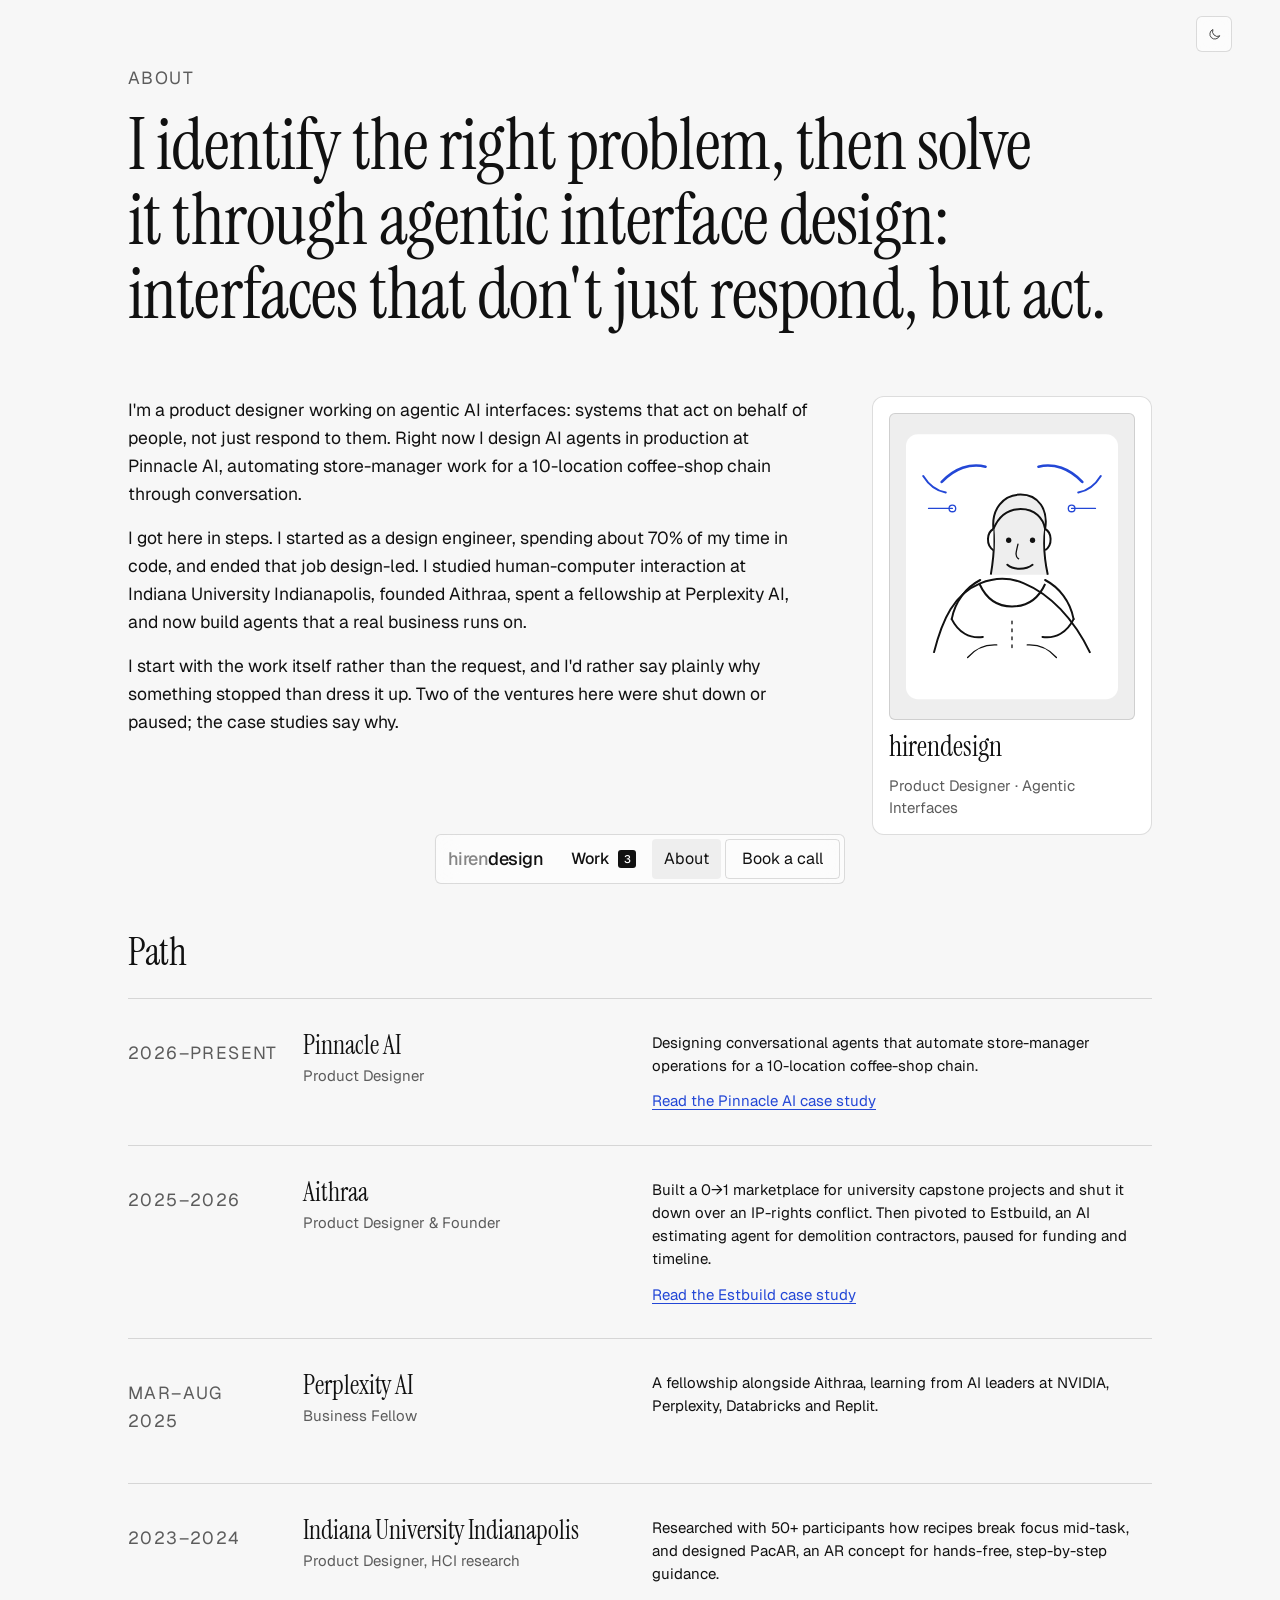
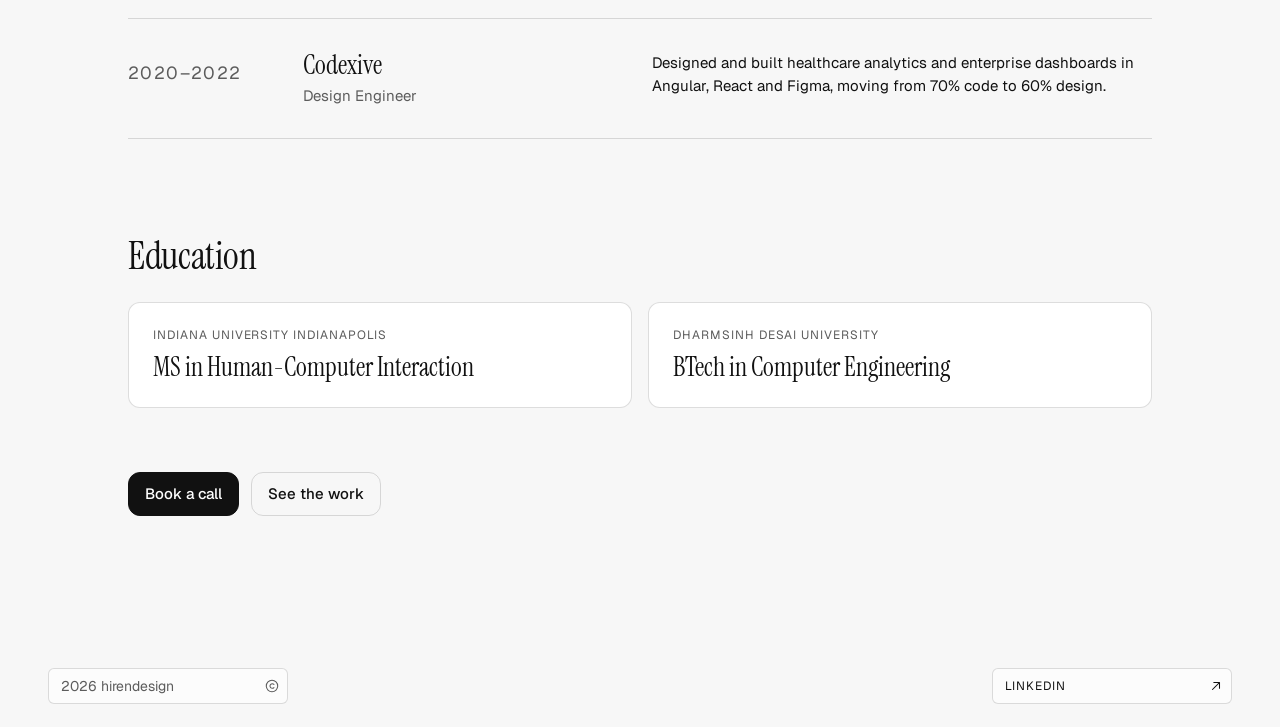
<file: about/index.html>
<!doctype html>
<html lang="en">
<head>
  <meta charset="utf-8">
  <meta name="viewport" content="width=device-width, initial-scale=1">
  <title>About — hirendesign</title>
  <meta name="description" content="Product designer working on agentic AI interfaces: the path from design engineer to designing AI agents in production.">
  <!-- link previews (LinkedIn, Slack, email) -->
  <meta property="og:type" content="website">
  <meta property="og:site_name" content="hirendesign">
  <meta property="og:title" content="About — hirendesign">
  <meta property="og:description" content="Product designer working on agentic AI interfaces: the path from design engineer to designing AI agents in production.">
  <meta property="og:url" content="https://www.hirendhakecha.com/about/">
  <meta property="og:image" content="https://www.hirendhakecha.com/assets/human-conductor-aura.png">
  <meta property="og:image:width" content="1024">
  <meta property="og:image:height" content="1536">
  <meta name="twitter:card" content="summary">
  <meta name="twitter:image" content="https://www.hirendhakecha.com/assets/human-conductor-aura.png">

  <link rel="icon" href="../favicon.svg" type="image/svg+xml">
  <link rel="preconnect" href="https://fonts.googleapis.com">
  <link rel="preconnect" href="https://fonts.gstatic.com" crossorigin>
  <link rel="stylesheet" href="https://fonts.googleapis.com/css2?family=Geist:wght@400;500;600&family=Instrument+Serif:ital@0;1&display=swap">

  <link rel="stylesheet" href="../design-system/tokens.css">
  <link rel="stylesheet" href="../site.css">
  <link rel="stylesheet" href="../pages.css">
  <script src="../site.js"></script>
</head>
<body>

  <header class="site-header">
    <a class="wordmark" href="../index.html" aria-label="hirendesign, home"><span class="wordmark__muted">hiren</span>design</a>
    <nav class="site-nav" id="site-nav" aria-label="Primary">
      <a class="site-nav__link site-nav__work" href="../index.html#work">Work <span class="site-nav__count" aria-hidden="true">3</span></a>
      <a class="site-nav__link" href="../about/index.html" aria-current="page">About</a>
      <a class="button button--quiet" href="../book/index.html">Book<span class="site-header__long">&nbsp;a call</span></a>
    </nav>
  </header>
  <button class="theme-toggle theme-switch" type="button" aria-label="Switch theme">
    <svg class="theme-switch__moon" viewBox="0 0 24 24" width="14" height="14" aria-hidden="true"><path d="M20 14.5A8 8 0 0 1 9.5 4a8 8 0 1 0 10.5 10.5Z"/></svg>
    <svg class="theme-switch__sun" viewBox="0 0 24 24" width="14" height="14" aria-hidden="true"><circle cx="12" cy="12" r="4"/><path d="M12 2.5v2M12 19.5v2M2.5 12h2M19.5 12h2M5.3 5.3l1.4 1.4M17.3 17.3l1.4 1.4M5.3 18.7l1.4-1.4M17.3 6.7l1.4-1.4"/></svg>
  </button>

  <main class="page">
    <p class="page__label">About</p>
    <h1>I identify the right problem, then solve it through agentic interface design: interfaces that don't just respond, but act.</h1>

    <div class="about-intro">
      <div>
        <p>I'm a product designer working on agentic AI interfaces: systems that act on behalf of people, not just respond to them. Right now I design AI agents in production at Pinnacle AI, automating store-manager work for a 10-location coffee-shop chain through conversation.</p>
        <p>I got here in steps. I started as a design engineer, spending about 70% of my time in code, and ended that job design-led. I studied human-computer interaction at Indiana University Indianapolis, founded Aithraa, spent a fellowship at Perplexity AI, and now build agents that a real business runs on.</p>
        <p>I start with the work itself rather than the request, and I'd rather say plainly why something stopped than dress it up. Two of the ventures here were shut down or paused; the case studies say why.</p>
      </div>

      <aside class="identity" aria-label="Who I am">
        <div class="identity__photo">
          <svg class="identity__doodle" viewBox="0 0 320 400" role="img" aria-label="Doodle portrait of Hiren">
            <rect width="320" height="400" rx="18" fill="var(--surface)"/>
            <path d="M42 330C55 278 73 241 112 225C134 216 157 216 178 225C217 241 253 278 278 330" fill="none" stroke="currentColor" stroke-width="3"/>
            <path d="M111 226C121 248 137 260 160 260C183 260 200 248 210 226" fill="none" stroke="currentColor" stroke-width="3"/>
            <path d="M128 212C132 189 134 165 132 143C129 114 146 91 173 91C200 91 215 114 210 143C207 165 209 189 214 212" fill="var(--sunk)" stroke="currentColor" stroke-width="3"/>
            <path d="M132 143C139 126 151 113 173 113C195 113 207 127 210 143" fill="none" stroke="currentColor" stroke-width="3"/>
            <path d="M132 143C122 148 120 167 132 175" fill="var(--surface)" stroke="currentColor" stroke-width="3"/>
            <path d="M210 143C220 148 222 167 210 175" fill="var(--surface)" stroke="currentColor" stroke-width="3"/>
            <circle cx="155" cy="160" r="4" fill="currentColor"/>
            <circle cx="191" cy="160" r="4" fill="currentColor"/>
            <path d="M169 166C166 178 164 185 170 188" fill="none" stroke="currentColor" stroke-width="2" stroke-linecap="round"/>
            <path d="M153 197C162 205 181 205 191 197" fill="none" stroke="currentColor" stroke-width="3" stroke-linecap="round"/>
            <path d="M112 220C91 231 74 252 69 279M210 220C231 231 248 252 253 279" fill="none" stroke="currentColor" stroke-width="3" stroke-linecap="round"/>
            <path d="M69 279C79 299 96 309 116 306M253 279C243 299 226 309 206 306" fill="none" stroke="currentColor" stroke-width="3" stroke-linecap="round"/>
            <path d="M54 72C73 52 97 43 120 49M266 72C247 52 223 43 200 49" fill="none" stroke="var(--accent)" stroke-width="4" stroke-linecap="round"/>
            <path d="M60 88C44 85 34 76 26 63M260 88C276 85 286 76 294 63" fill="none" stroke="var(--accent)" stroke-width="3" stroke-linecap="round"/>
            <path d="M34 112H70M250 112H286" stroke="var(--accent)" stroke-width="2" stroke-linecap="round"/>
            <circle cx="70" cy="112" r="5" fill="none" stroke="var(--accent)" stroke-width="2"/>
            <circle cx="250" cy="112" r="5" fill="none" stroke="var(--accent)" stroke-width="2"/>
            <path d="M93 337C105 323 119 317 137 318M227 337C215 323 201 317 183 318" fill="none" stroke="currentColor" stroke-width="2" stroke-linecap="round"/>
            <path d="M160 282V330" stroke="currentColor" stroke-width="2" stroke-linecap="round" stroke-dasharray="4 8"/>
          </svg>
        </div>
        <p class="identity__name">hirendesign</p>
        <p>Product Designer &middot; Agentic Interfaces</p>
      </aside>
    </div>

    <h2>Path</h2>
    <ol class="path" reversed>
      <li>
        <p class="path__when">2026&ndash;present</p>
        <div class="path__role"><h3>Pinnacle AI</h3><p>Product Designer</p></div>
        <div class="path__what">
          <p>Designing conversational agents that automate store-manager operations for a 10-location coffee-shop chain.</p>
          <p><a href="../work/pinnacle-ai/index.html">Read the Pinnacle AI case study</a></p>
        </div>
      </li>
      <li>
        <p class="path__when">2025&ndash;2026</p>
        <div class="path__role"><h3>Aithraa</h3><p>Product Designer &amp; Founder</p></div>
        <div class="path__what">
          <p>Built a 0&rarr;1 marketplace for university capstone projects and shut it down over an IP-rights conflict. Then pivoted to Estbuild, an AI estimating agent for demolition contractors, paused for funding and timeline.</p>
          <p><a href="../work/estbuild/index.html">Read the Estbuild case study</a></p>
        </div>
      </li>
      <li>
        <p class="path__when">Mar&ndash;Aug 2025</p>
        <div class="path__role"><h3>Perplexity AI</h3><p>Business Fellow</p></div>
        <div class="path__what"><p>A fellowship alongside Aithraa, learning from AI leaders at NVIDIA, Perplexity, Databricks and Replit.</p></div>
      </li>
      <li>
        <p class="path__when">2023&ndash;2024</p>
        <div class="path__role"><h3>Indiana University Indianapolis</h3><p>Product Designer, HCI research</p></div>
        <div class="path__what"><p>Researched with 50+ participants how recipes break focus mid-task, and designed PacAR, an AR concept for hands-free, step-by-step guidance.</p></div>
      </li>
      <li>
        <p class="path__when">2020&ndash;2022</p>
        <div class="path__role"><h3>Codexive</h3><p>Design Engineer</p></div>
        <div class="path__what"><p>Designed and built healthcare analytics and enterprise dashboards in Angular, React and Figma, moving from 70% code to 60% design.</p></div>
      </li>
    </ol>

    <h2>Education</h2>
    <dl class="facts-list">
      <div><dt>Indiana University Indianapolis</dt><dd>MS in Human-Computer Interaction</dd></div>
      <div><dt>Dharmsinh Desai University</dt><dd>BTech in Computer Engineering</dd></div>
    </dl>

    <div class="page__actions">
      <a class="button" href="../book/index.html">Book a call</a>
      <a class="button button--quiet" href="../index.html#work">See the work</a>
    </div>
  </main>

  <footer class="site-footer">
    <p class="foot-chip">
      <span>2026 hirendesign</span>
      <svg viewBox="0 0 16 16" width="14" height="14" aria-hidden="true"><circle cx="8" cy="8" r="6.5"/><path d="M10.2 6.2a2.6 2.6 0 1 0 0 3.6"/></svg>
    </p>
    <a class="foot-chip foot-chip--link" href="https://www.linkedin.com/in/hirendhakecha" rel="me">
      <span>LinkedIn</span>
      <svg viewBox="0 0 16 16" width="14" height="14" aria-hidden="true"><path d="M4 12L12 4M5.5 4H12v6.5"/></svg>
    </a>
  </footer>

</body>
</html>
</file>
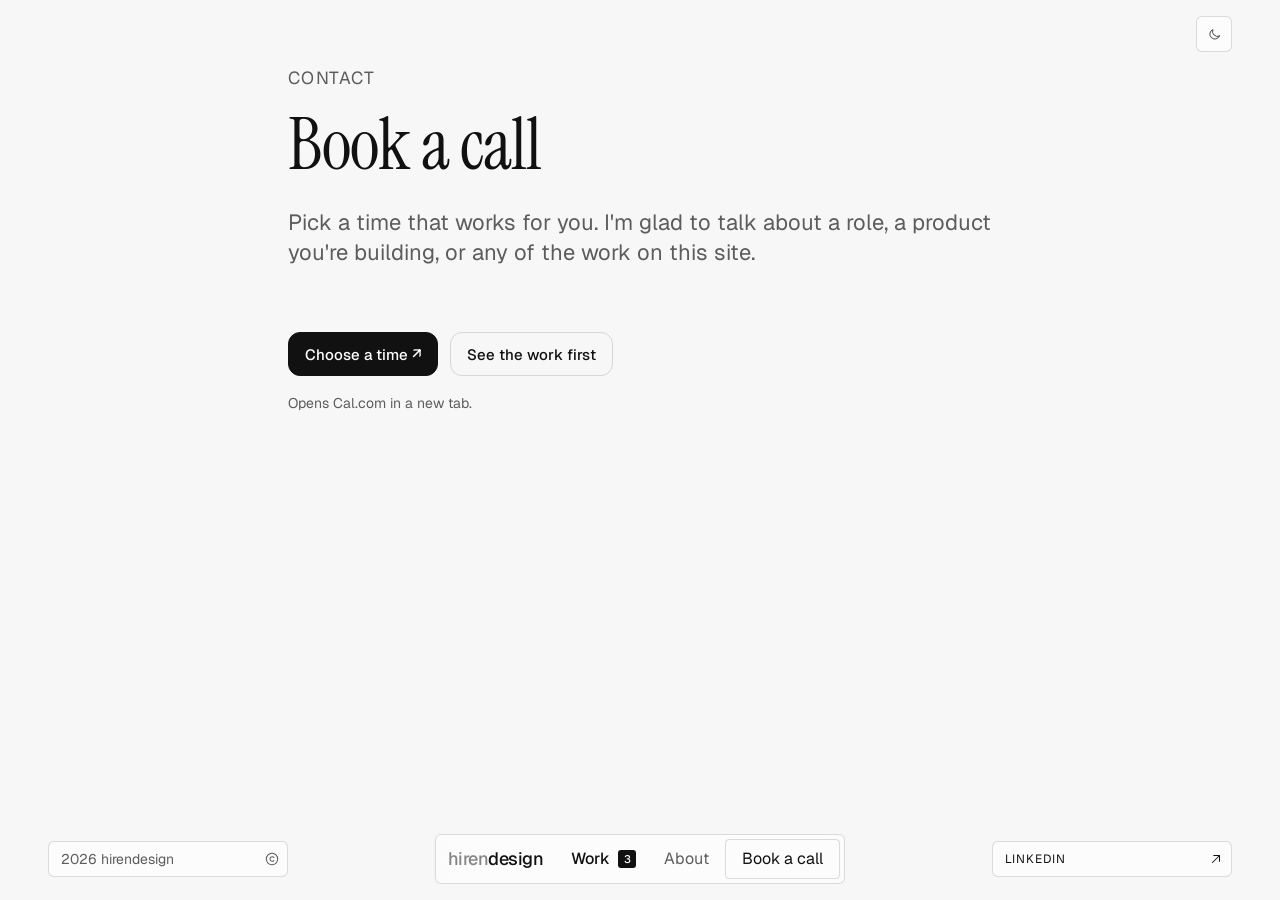
<file: book/index.html>
<!doctype html>
<html lang="en">
<head>
  <meta charset="utf-8">
  <meta name="viewport" content="width=device-width, initial-scale=1">
  <title>Book a call — hirendesign</title>
  <meta name="description" content="Book a call with hirendesign.">
  <!-- link previews (LinkedIn, Slack, email) -->
  <meta property="og:type" content="website">
  <meta property="og:site_name" content="hirendesign">
  <meta property="og:title" content="Book a call — hirendesign">
  <meta property="og:description" content="Book a call with hirendesign.">
  <meta property="og:url" content="https://www.hirendhakecha.com/book/">
  <meta property="og:image" content="https://www.hirendhakecha.com/assets/human-conductor-aura.png">
  <meta property="og:image:width" content="1024">
  <meta property="og:image:height" content="1536">
  <meta name="twitter:card" content="summary">
  <meta name="twitter:image" content="https://www.hirendhakecha.com/assets/human-conductor-aura.png">

  <link rel="icon" href="../favicon.svg" type="image/svg+xml">
  <link rel="preconnect" href="https://fonts.googleapis.com">
  <link rel="preconnect" href="https://fonts.gstatic.com" crossorigin>
  <link rel="stylesheet" href="https://fonts.googleapis.com/css2?family=Geist:wght@400;500;600&family=Instrument+Serif:ital@0;1&display=swap">

  <link rel="stylesheet" href="../design-system/tokens.css">
  <link rel="stylesheet" href="../site.css">
  <link rel="stylesheet" href="../pages.css">
  <script src="../site.js"></script>
</head>
<body>

  <header class="site-header">
    <a class="wordmark" href="../index.html" aria-label="hirendesign, home"><span class="wordmark__muted">hiren</span>design</a>
    <nav class="site-nav" id="site-nav" aria-label="Primary">
      <a class="site-nav__link site-nav__work" href="../index.html#work">Work <span class="site-nav__count" aria-hidden="true">3</span></a>
      <a class="site-nav__link" href="../about/index.html">About</a>
      <a class="button button--quiet" href="../book/index.html" aria-current="page">Book<span class="site-header__long">&nbsp;a call</span></a>
    </nav>
  </header>
  <button class="theme-toggle theme-switch" type="button" aria-label="Switch theme">
    <svg class="theme-switch__moon" viewBox="0 0 24 24" width="14" height="14" aria-hidden="true"><path d="M20 14.5A8 8 0 0 1 9.5 4a8 8 0 1 0 10.5 10.5Z"/></svg>
    <svg class="theme-switch__sun" viewBox="0 0 24 24" width="14" height="14" aria-hidden="true"><circle cx="12" cy="12" r="4"/><path d="M12 2.5v2M12 19.5v2M2.5 12h2M19.5 12h2M5.3 5.3l1.4 1.4M17.3 17.3l1.4 1.4M5.3 18.7l1.4-1.4M17.3 6.7l1.4-1.4"/></svg>
  </button>

  <main class="page">
    <p class="page__label">Contact</p>
    <h1>Book a call</h1>
    <p class="lead">Pick a time that works for you. I'm glad to talk about a role, a product you're building, or any of the work on this site.</p>

    <div class="page__actions">
      <a class="button" href="https://cal.com/hiren-dhakecha/designtalk" target="_blank" rel="noopener">Choose a time &nearr;</a>
      <a class="button button--quiet" href="../index.html#work">See the work first</a>
    </div>
    <p class="page__note">Opens Cal.com in a new tab.</p>
  </main>

  <footer class="site-footer">
    <p class="foot-chip">
      <span>2026 hirendesign</span>
      <svg viewBox="0 0 16 16" width="14" height="14" aria-hidden="true"><circle cx="8" cy="8" r="6.5"/><path d="M10.2 6.2a2.6 2.6 0 1 0 0 3.6"/></svg>
    </p>
    <a class="foot-chip foot-chip--link" href="https://www.linkedin.com/in/hirendhakecha" rel="me">
      <span>LinkedIn</span>
      <svg viewBox="0 0 16 16" width="14" height="14" aria-hidden="true"><path d="M4 12L12 4M5.5 4H12v6.5"/></svg>
    </a>
  </footer>

</body>
</html>
</file>
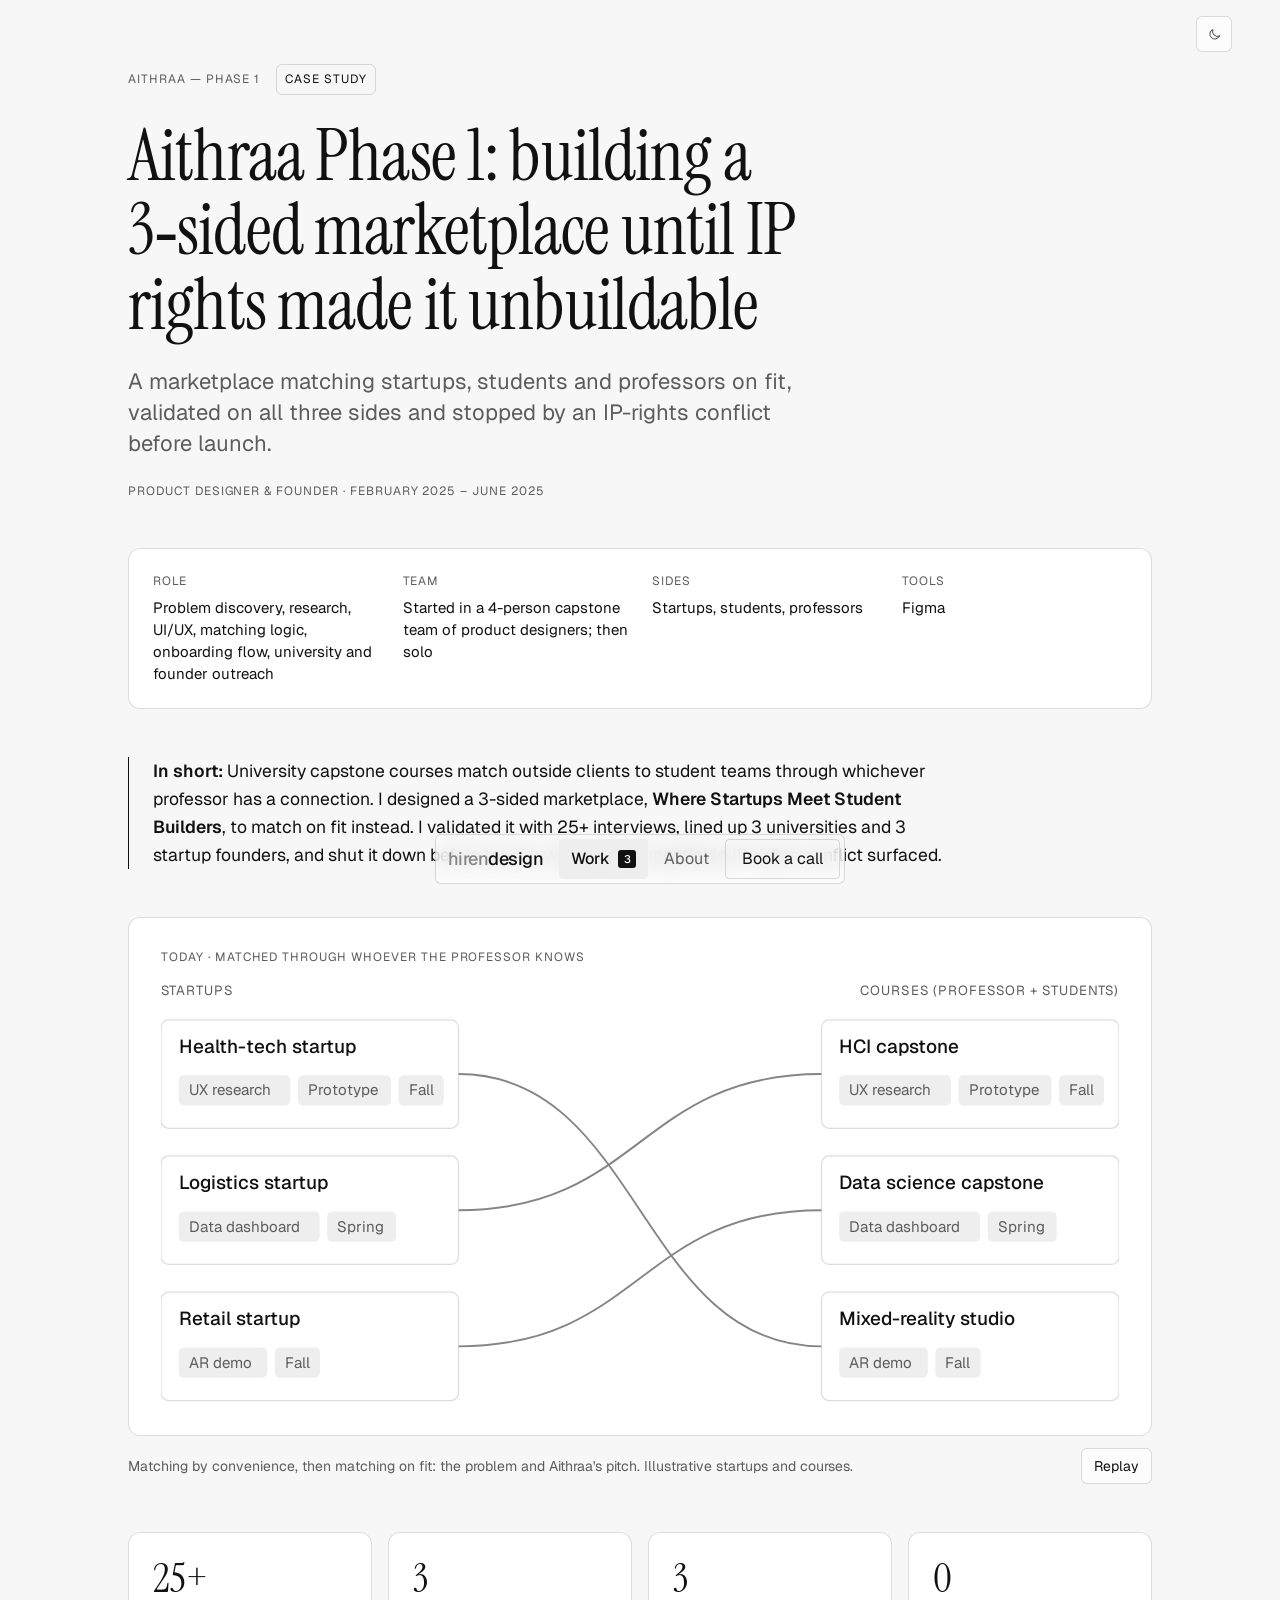
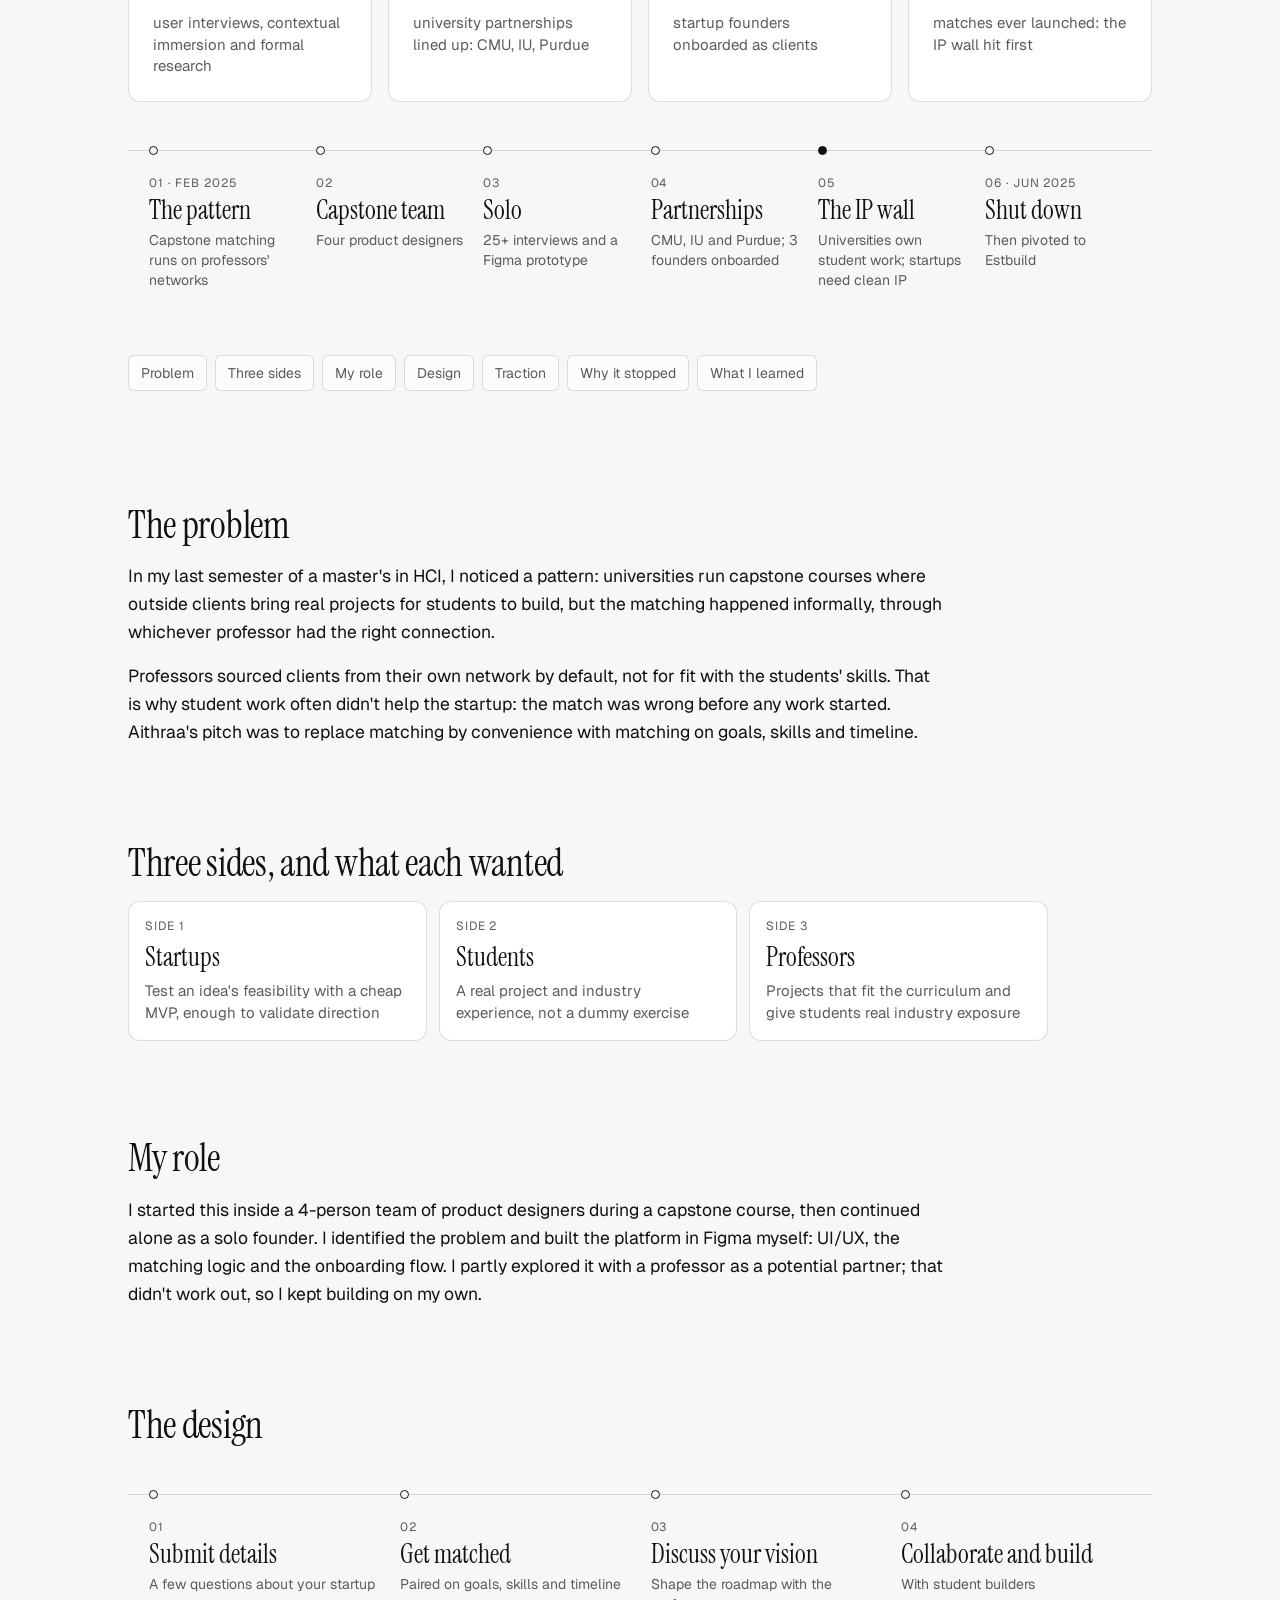
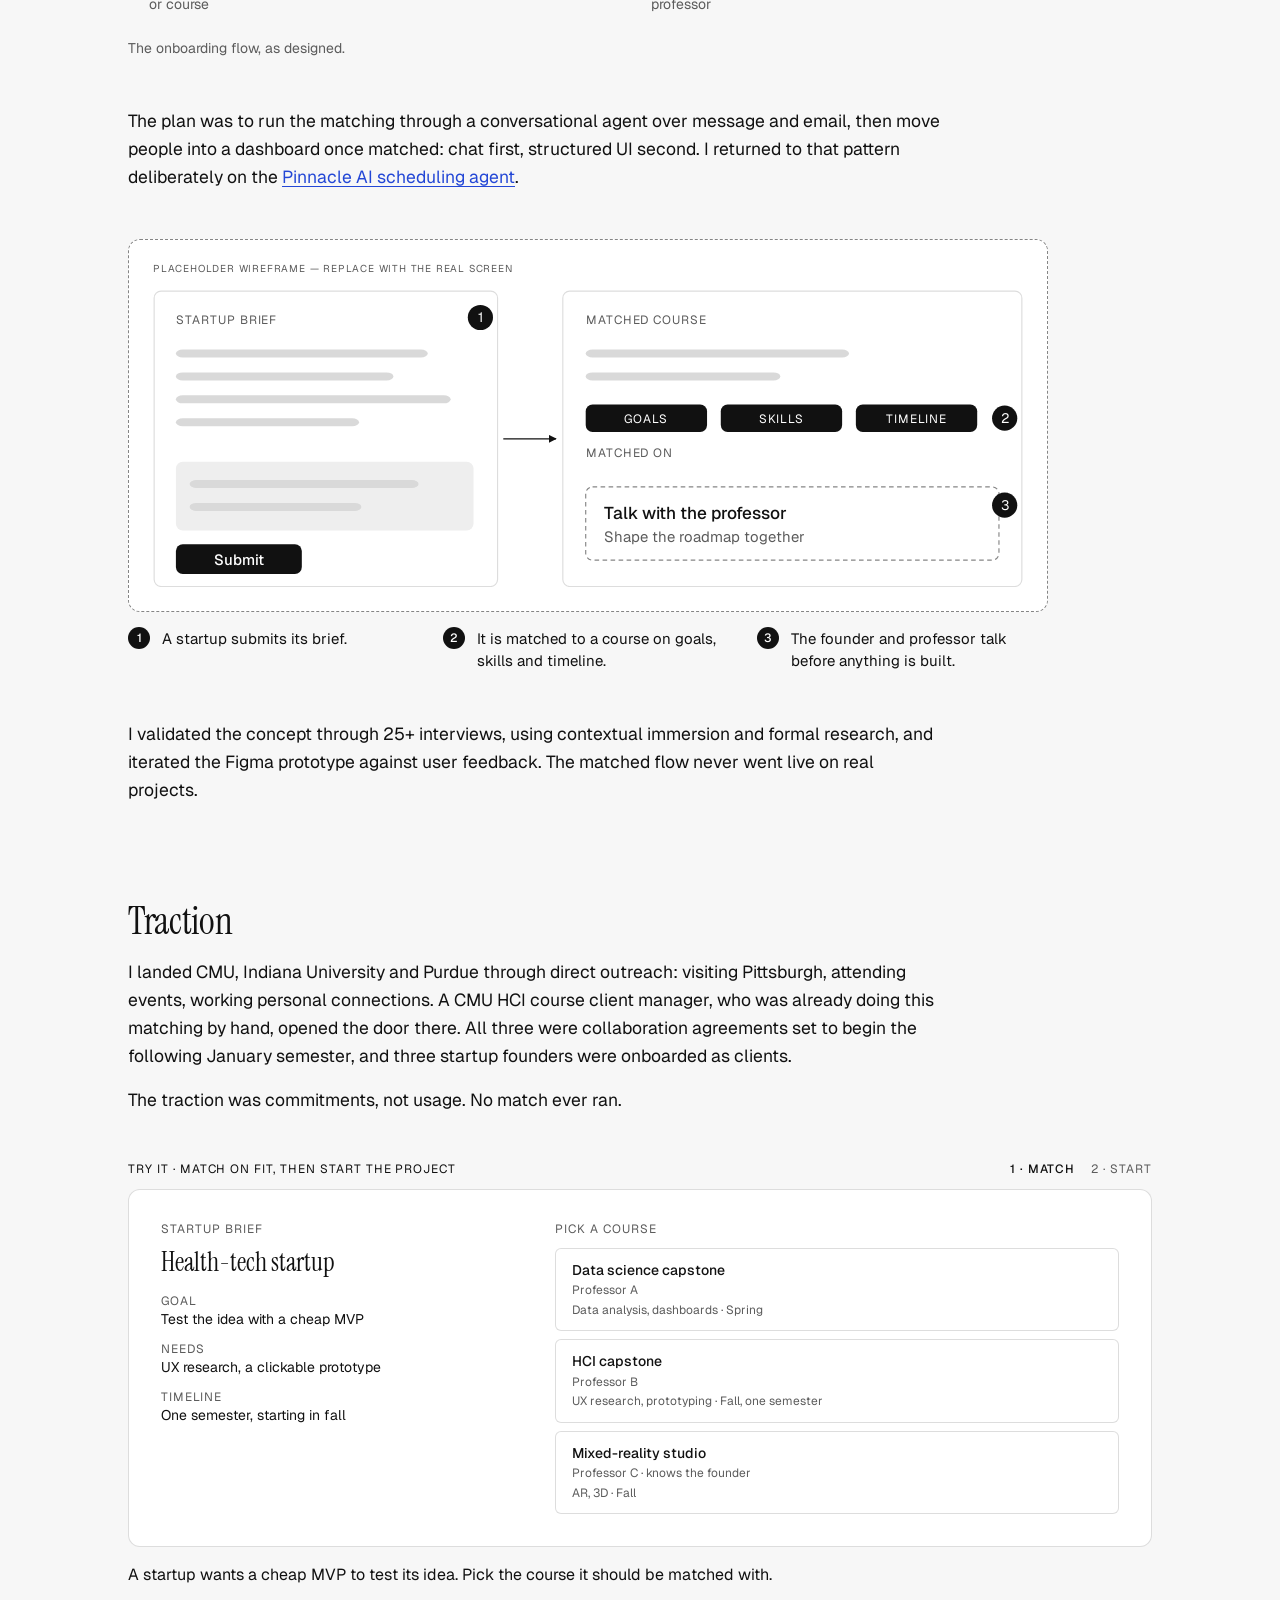
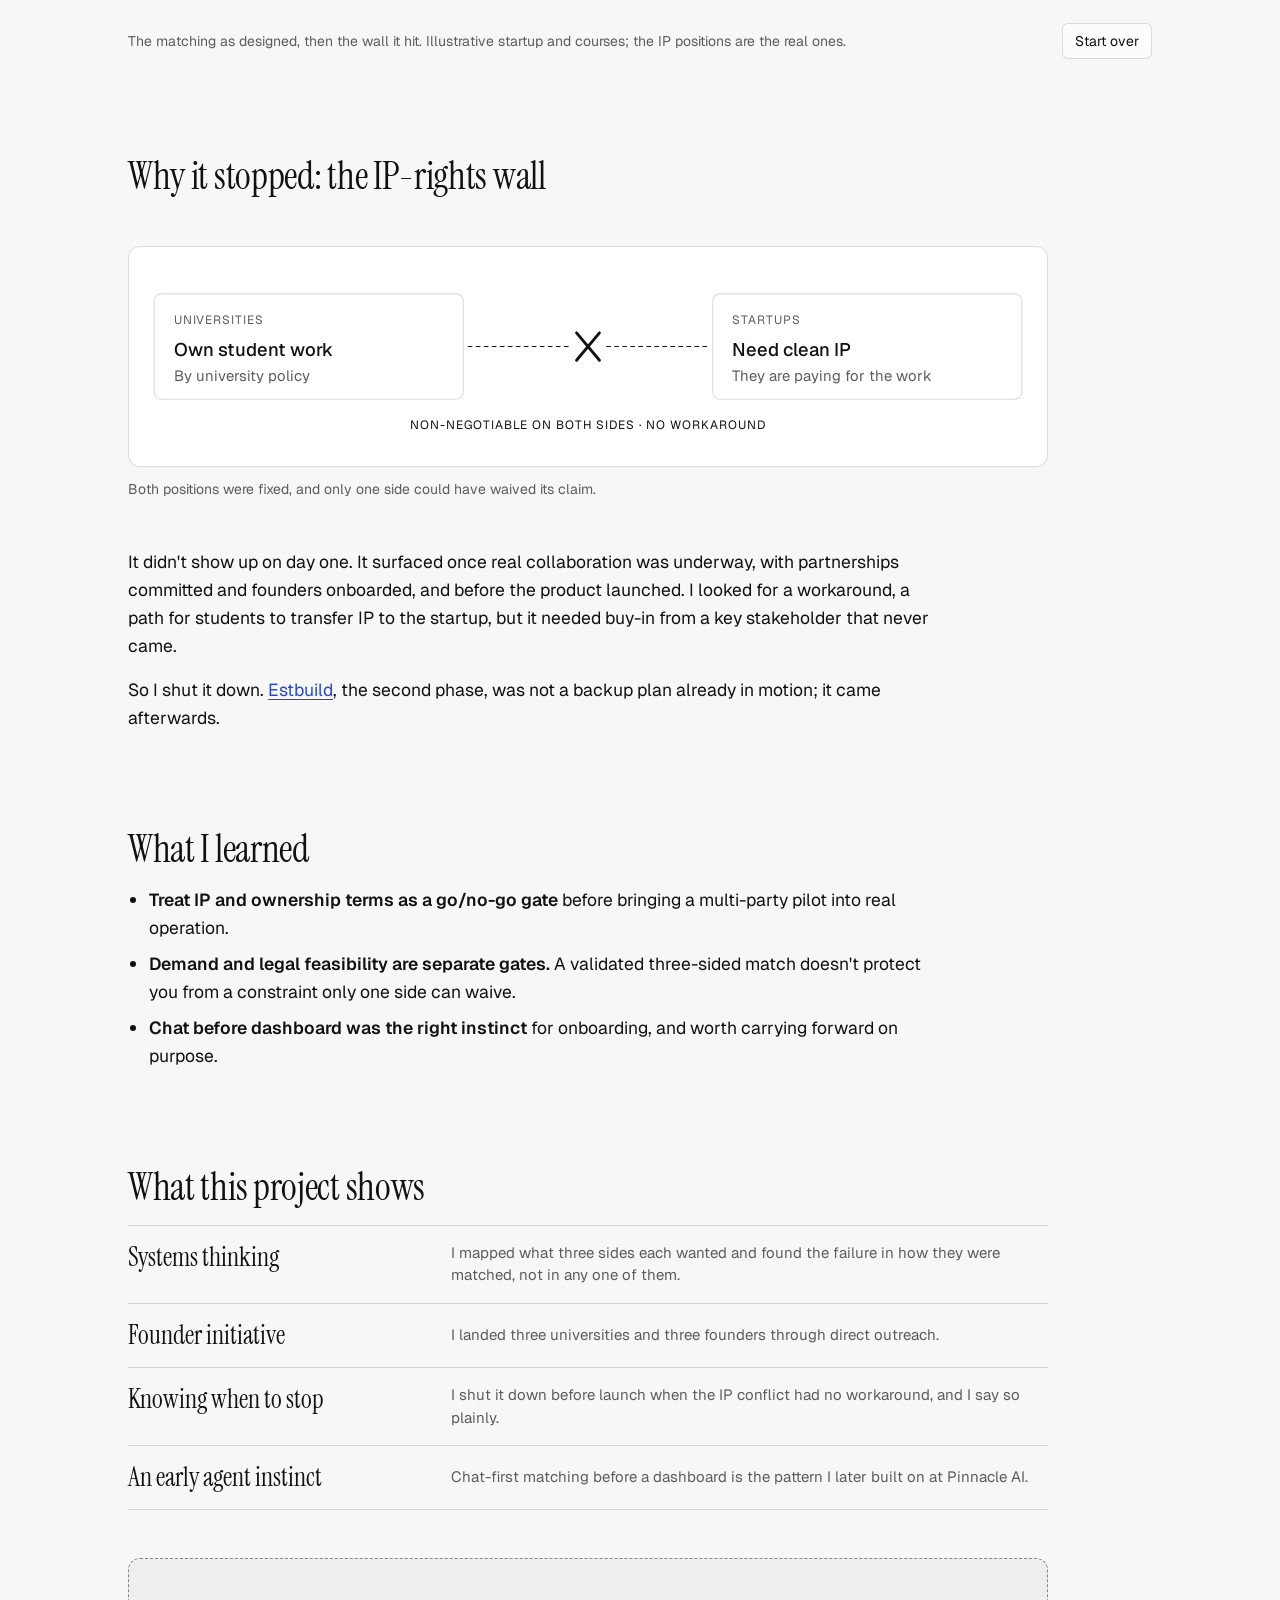
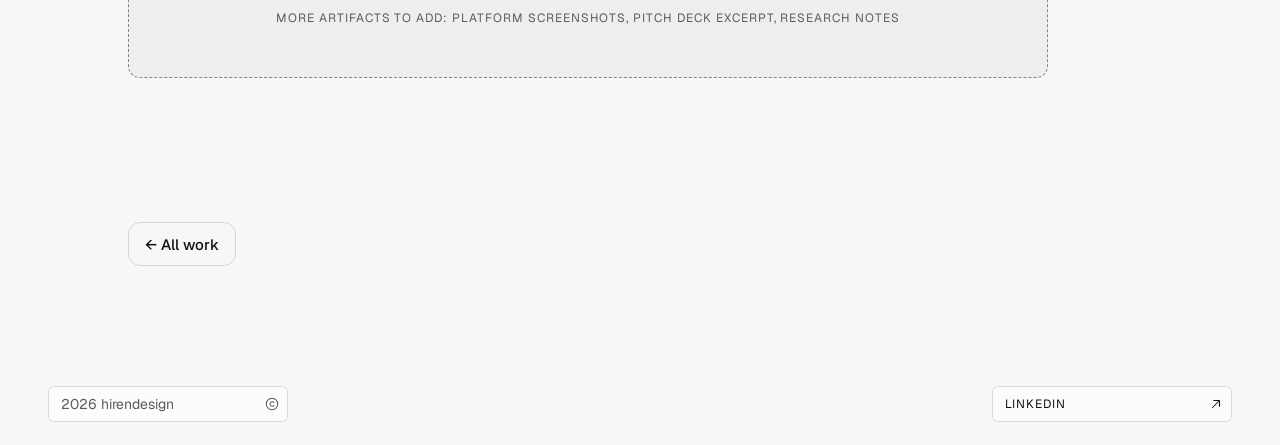
<file: work/aithraa/index.html>
<!doctype html>
<html lang="en">
<head>
  <meta charset="utf-8">
  <meta name="viewport" content="width=device-width, initial-scale=1">
  <title>Aithraa — hirendesign</title>
  <meta name="description" content="Building a 3-sided marketplace until IP rights made it unbuildable.">
  <!-- link previews (LinkedIn, Slack, email) -->
  <meta property="og:type" content="article">
  <meta property="og:site_name" content="hirendesign">
  <meta property="og:title" content="Aithraa — hirendesign">
  <meta property="og:description" content="Building a 3-sided marketplace until IP rights made it unbuildable.">
  <meta property="og:url" content="https://www.hirendhakecha.com/work/aithraa/">
  <meta property="og:image" content="https://www.hirendhakecha.com/assets/human-conductor-aura.png">
  <meta property="og:image:width" content="1024">
  <meta property="og:image:height" content="1536">
  <meta name="twitter:card" content="summary">
  <meta name="twitter:image" content="https://www.hirendhakecha.com/assets/human-conductor-aura.png">

  <link rel="icon" href="../../favicon.svg" type="image/svg+xml">
  <link rel="preconnect" href="https://fonts.googleapis.com">
  <link rel="preconnect" href="https://fonts.gstatic.com" crossorigin>
  <link rel="stylesheet" href="https://fonts.googleapis.com/css2?family=Geist:wght@400;500;600&family=Instrument+Serif:ital@0;1&display=swap">

  <link rel="stylesheet" href="../../design-system/tokens.css">
  <link rel="stylesheet" href="../../site.css">
  <script src="../../site.js"></script>
  <link rel="stylesheet" href="../article.css">
  <link rel="stylesheet" href="aithraa.css">
  <script src="aithraa.js" defer></script>
</head>
<body>

  <header class="site-header">
    <a class="wordmark" href="../../index.html" aria-label="hirendesign, home"><span class="wordmark__muted">hiren</span>design</a>
    <nav class="site-nav" id="site-nav" aria-label="Primary">
      <a class="site-nav__link site-nav__work" href="../../index.html#work" aria-current="true">Work <span class="site-nav__count" aria-hidden="true">3</span></a>
      <a class="site-nav__link" href="../../about/index.html">About</a>
      <a class="button button--quiet" href="../../book/index.html">Book<span class="site-header__long">&nbsp;a call</span></a>
    </nav>
  </header>
  <button class="theme-toggle theme-switch" type="button" aria-label="Switch theme">
    <svg class="theme-switch__moon" viewBox="0 0 24 24" width="14" height="14" aria-hidden="true"><path d="M20 14.5A8 8 0 0 1 9.5 4a8 8 0 1 0 10.5 10.5Z"/></svg>
    <svg class="theme-switch__sun" viewBox="0 0 24 24" width="14" height="14" aria-hidden="true"><circle cx="12" cy="12" r="4"/><path d="M12 2.5v2M12 19.5v2M2.5 12h2M19.5 12h2M5.3 5.3l1.4 1.4M17.3 17.3l1.4 1.4M5.3 18.7l1.4-1.4M17.3 6.7l1.4-1.4"/></svg>
  </button>

  <main>
    <div class="case-hero">
      <p class="case-hero__eyebrow">
        <span>Aithraa — Phase 1</span>
        <span class="case-hero__status">Case study</span>
      </p>
      <h1>Aithraa Phase 1: building a 3&#8209;sided marketplace until IP rights made it unbuildable</h1>
      <p class="case-hero__dek">A marketplace matching startups, students and professors on fit, validated on all three sides and stopped by an IP-rights conflict before launch.</p>
      <p class="case-hero__meta">Product Designer &amp; Founder · February 2025 – June 2025</p>

      <dl class="case-facts">
        <div><dt>Role</dt><dd>Problem discovery, research, UI/UX, matching logic, onboarding flow, university and founder outreach</dd></div>
        <div><dt>Team</dt><dd>Started in a 4-person capstone team of product designers; then solo</dd></div>
        <div><dt>Sides</dt><dd>Startups, students, professors</dd></div>
        <div><dt>Tools</dt><dd>Figma</dd></div>
      </dl>

      <p class="case-hero__tldr"><strong>In short:</strong> University capstone courses match outside clients to student teams through whichever professor has a connection. I designed a 3-sided marketplace, <strong>Where Startups Meet Student Builders</strong>, to match on fit instead. I validated it with 25+ interviews, lined up 3 universities and 3 startup founders, and shut it down before launch when a non-negotiable IP-rights conflict surfaced.</p>
    </div>

    <article class="case-body">

      <!-- Opening: matching by convenience, then on fit (aithraa.js) -->
      <div id="ai-intro" hidden></div>

      <div class="stat-grid">
        <div class="stat"><span class="stat__value">25+</span><span class="stat__label">user interviews, contextual immersion and formal research</span></div>
        <div class="stat"><span class="stat__value">3</span><span class="stat__label">university partnerships lined up: CMU, IU, Purdue</span></div>
        <div class="stat"><span class="stat__value">3</span><span class="stat__label">startup founders onboarded as clients</span></div>
        <div class="stat"><span class="stat__value">0</span><span class="stat__label">matches ever launched: the IP wall hit first</span></div>
      </div>

      <figure class="case-figure case-figure--wide">
        <ol class="timeline" aria-label="Project timeline, February to June 2025">
          <li><span class="timeline__n">01 · Feb 2025</span><b>The pattern</b><span>Capstone matching runs on professors' networks</span></li>
          <li><span class="timeline__n">02</span><b>Capstone team</b><span>Four product designers</span></li>
          <li><span class="timeline__n">03</span><b>Solo</b><span>25+ interviews and a Figma prototype</span></li>
          <li><span class="timeline__n">04</span><b>Partnerships</b><span>CMU, IU and Purdue; 3 founders onboarded</span></li>
          <li class="is-turn"><span class="timeline__n">05</span><b>The IP wall</b><span>Universities own student work; startups need clean IP</span></li>
          <li><span class="timeline__n">06 · Jun 2025</span><b>Shut down</b><span>Then pivoted to Estbuild</span></li>
        </ol>
      </figure>

      <nav class="case-index" aria-label="Sections">
        <div class="case-index__scroll">
          <a href="#problem">Problem</a>
          <a href="#sides">Three sides</a>
          <a href="#role">My role</a>
          <a href="#design">Design</a>
          <a href="#traction">Traction</a>
          <a href="#stopped">Why it stopped</a>
          <a href="#learned">What I learned</a>
        </div>
      </nav>

      <!-- ========================================================= -->
      <h2 id="problem">The problem</h2>
      <p>In my last semester of a master's in HCI, I noticed a pattern: universities run capstone courses where outside clients bring real projects for students to build, but the matching happened informally, through whichever professor had the right connection.</p>
      <p>Professors sourced clients from their own network by default, not for fit with the students' skills. That is why student work often didn't help the startup: the match was wrong before any work started. Aithraa's pitch was to replace matching by convenience with matching on goals, skills and timeline.</p>

      <!-- ========================================================= -->
      <h2 id="sides">Three sides, and what each wanted</h2>
      <div class="team-strip">
        <div class="team-strip__who"><span>Side 1</span><b>Startups</b><p>Test an idea's feasibility with a cheap MVP, enough to validate direction</p></div>
        <div class="team-strip__who"><span>Side 2</span><b>Students</b><p>A real project and industry experience, not a dummy exercise</p></div>
        <div class="team-strip__who"><span>Side 3</span><b>Professors</b><p>Projects that fit the curriculum and give students real industry exposure</p></div>
      </div>

      <!-- ========================================================= -->
      <h2 id="role">My role</h2>
      <p>I started this inside a 4-person team of product designers during a capstone course, then continued alone as a solo founder. I identified the problem and built the platform in Figma myself: UI/UX, the matching logic and the onboarding flow. I partly explored it with a professor as a potential partner; that didn't work out, so I kept building on my own.</p>

      <!-- ========================================================= -->
      <h2 id="design">The design</h2>

      <figure class="case-figure case-figure--wide">
        <ol class="timeline timeline--4" aria-label="The onboarding flow">
          <li><span class="timeline__n">01</span><b>Submit details</b><span>A few questions about your startup or course</span></li>
          <li><span class="timeline__n">02</span><b>Get matched</b><span>Paired on goals, skills and timeline</span></li>
          <li><span class="timeline__n">03</span><b>Discuss your vision</b><span>Shape the roadmap with the professor</span></li>
          <li><span class="timeline__n">04</span><b>Collaborate and build</b><span>With student builders</span></li>
        </ol>
        <figcaption>The onboarding flow, as designed.</figcaption>
      </figure>

      <p>The plan was to run the matching through a conversational agent over message and email, then move people into a dashboard once matched: chat first, structured UI second. I returned to that pattern deliberately on the <a href="../pinnacle-ai/index.html">Pinnacle AI scheduling agent</a>.</p>

      <figure class="case-figure">
        <!-- PLACEHOLDER WIREFRAME: replace the whole .case-diagram with the real Figma screen; keep the callouts. -->
        <div class="case-diagram is-placeholder">
          <svg viewBox="0 0 760 260" role="img" aria-labelledby="m-t m-d">
            <title id="m-t">Submitting a brief and getting matched (placeholder wireframe)</title>
            <desc id="m-d">On the left, a startup brief form with a submit button. An arrow leads to a matched course card on the right, showing it was matched on goals, skills and timeline, with a prompt to talk with the professor.</desc>
            <defs><marker id="m-a" viewBox="0 0 10 10" refX="9" refY="5" markerWidth="7" markerHeight="7" orient="auto"><path d="M0 0L10 5L0 10z" style="fill:var(--ink)"/></marker></defs>
            <rect class="d-card" x="1" y="1" width="300" height="258"/>
            <text class="d-label" x="20" y="30">STARTUP BRIEF</text>
            <rect class="d-muted" x="20" y="52" width="220" height="7"/>
            <rect class="d-muted" x="20" y="72" width="190" height="7"/>
            <rect class="d-muted" x="20" y="92" width="240" height="7"/>
            <rect class="d-muted" x="20" y="112" width="160" height="7"/>
            <rect class="d-soft" x="20" y="150" width="260" height="60"/>
            <rect class="d-muted" x="32" y="166" width="200" height="7"/>
            <rect class="d-muted" x="32" y="186" width="150" height="7"/>
            <rect class="d-ink" x="20" y="222" width="110" height="26"/><text class="d-title" x="75" y="240" text-anchor="middle" style="font-size:13px;fill:var(--paper)">Submit</text>
            <line class="d-outline" x1="306" y1="130" x2="352" y2="130" marker-end="url(#m-a)"/>
            <rect class="d-card" x="358" y="1" width="401" height="258"/>
            <text class="d-label" x="378" y="30">MATCHED COURSE</text>
            <rect class="d-muted" x="378" y="52" width="230" height="7"/>
            <rect class="d-muted" x="378" y="72" width="170" height="7"/>
            <rect class="d-ink" x="378" y="100" width="106" height="24"/><text class="d-label d-label--paper" x="431" y="116" text-anchor="middle">GOALS</text>
            <rect class="d-ink" x="496" y="100" width="106" height="24"/><text class="d-label d-label--paper" x="549" y="116" text-anchor="middle">SKILLS</text>
            <rect class="d-ink" x="614" y="100" width="106" height="24"/><text class="d-label d-label--paper" x="667" y="116" text-anchor="middle">TIMELINE</text>
            <text class="d-label" x="378" y="146">MATCHED ON</text>
            <rect x="378" y="172" width="361" height="64" style="fill:none;stroke:var(--ink-3);stroke-dasharray:4 3"/>
            <text class="d-title" x="394" y="200" style="font-size:15px">Talk with the professor</text><text class="d-body" x="394" y="220">Shape the roadmap together</text>
            <circle class="d-ink" cx="286" cy="24" r="11"/><text class="d-label d-label--paper" x="286" y="28" text-anchor="middle" style="font-size:12px;letter-spacing:0">1</text>
            <circle class="d-ink" cx="744" cy="112" r="11"/><text class="d-label d-label--paper" x="744" y="116" text-anchor="middle" style="font-size:12px;letter-spacing:0">2</text>
            <circle class="d-ink" cx="744" cy="188" r="11"/><text class="d-label d-label--paper" x="744" y="192" text-anchor="middle" style="font-size:12px;letter-spacing:0">3</text>
          </svg>
        </div>
        <ol class="callouts"><li>A startup submits its brief.</li><li>It is matched to a course on goals, skills and timeline.</li><li>The founder and professor talk before anything is built.</li></ol>
      </figure>

      <p>I validated the concept through 25+ interviews, using contextual immersion and formal research, and iterated the Figma prototype against user feedback. The matched flow never went live on real projects.</p>

      <!-- ========================================================= -->
      <h2 id="traction">Traction</h2>
      <p>I landed CMU, Indiana University and Purdue through direct outreach: visiting Pittsburgh, attending events, working personal connections. A CMU HCI course client manager, who was already doing this matching by hand, opened the door there. All three were collaboration agreements set to begin the following January semester, and three startup founders were onboarded as clients.</p>
      <p>The traction was commitments, not usage. No match ever ran.</p>

      <!-- Try it: match on fit, then start the project and meet the IP wall (aithraa.js) -->
      <div id="ai-try" hidden></div>

      <!-- ========================================================= -->
      <h2 id="stopped">Why it stopped: the IP-rights wall</h2>

      <figure class="case-figure" data-play>
        <div class="case-diagram">
          <svg viewBox="0 0 760 150" role="img" aria-labelledby="ip-t ip-d">
            <title id="ip-t">The IP-rights conflict</title>
            <desc id="ip-d">Two fixed positions facing each other. Universities: policy claims ownership of student work. Startups: paying for the work, they need clean IP to use it. Between them, a blocked line labelled non-negotiable on both sides, no workaround.</desc>
            <rect class="d-card" x="1" y="20" width="270" height="92"/>
            <text class="d-label" x="18" y="46">UNIVERSITIES</text>
            <text class="d-title" x="18" y="74">Own student work</text>
            <text class="d-body" x="18" y="96">By university policy</text>
            <rect class="d-card" x="489" y="20" width="270" height="92"/>
            <text class="d-label" x="506" y="46">STARTUPS</text>
            <text class="d-title" x="506" y="74">Need clean IP</text>
            <text class="d-body" x="506" y="96">They are paying for the work</text>
            <line class="d-dashed" x1="275" y1="66" x2="364" y2="66"/>
            <line class="d-dashed" x1="396" y1="66" x2="485" y2="66"/>
            <line class="d-line" x1="370" y1="54" x2="390" y2="78"/>
            <line class="d-line" x1="390" y1="54" x2="370" y2="78"/>
            <text class="d-label d-label--ink" x="380" y="138" text-anchor="middle">NON-NEGOTIABLE ON BOTH SIDES · NO WORKAROUND</text>
          </svg>
        </div>
        <figcaption>Both positions were fixed, and only one side could have waived its claim.</figcaption>
      </figure>

      <p>It didn't show up on day one. It surfaced once real collaboration was underway, with partnerships committed and founders onboarded, and before the product launched. I looked for a workaround, a path for students to transfer IP to the startup, but it needed buy-in from a key stakeholder that never came.</p>
      <p>So I shut it down. <a href="../estbuild/index.html">Estbuild</a>, the second phase, was not a backup plan already in motion; it came afterwards.</p>

      <!-- ========================================================= -->
      <h2 id="learned">What I learned</h2>
      <ul>
        <li><strong>Treat IP and ownership terms as a go/no-go gate</strong> before bringing a multi-party pilot into real operation.</li>
        <li><strong>Demand and legal feasibility are separate gates.</strong> A validated three-sided match doesn't protect you from a constraint only one side can waive.</li>
        <li><strong>Chat before dashboard was the right instinct</strong> for onboarding, and worth carrying forward on purpose.</li>
      </ul>

      <h2 id="shows">What this project shows</h2>
      <dl class="shows">
        <div><dt>Systems thinking</dt><dd>I mapped what three sides each wanted and found the failure in how they were matched, not in any one of them.</dd></div>
        <div><dt>Founder initiative</dt><dd>I landed three universities and three founders through direct outreach.</dd></div>
        <div><dt>Knowing when to stop</dt><dd>I shut it down before launch when the IP conflict had no workaround, and I say so plainly.</dd></div>
        <div><dt>An early agent instinct</dt><dd>Chat-first matching before a dashboard is the pattern I later built on at Pinnacle AI.</dd></div>
      </dl>

      <!-- TODO(owner): add Figma files, platform screenshots, a pitch deck excerpt and research notes (the page is already linked from the home page) -->
      <div class="tbd">More artifacts to add: platform screenshots, pitch deck excerpt, research notes</div>

    </article>

    <div class="case-footer">
      <a href="../../index.html#work">&larr; All work</a>
    </div>
  </main>

  <footer class="site-footer">
    <p class="foot-chip">
      <span>2026 hirendesign</span>
      <svg viewBox="0 0 16 16" width="14" height="14" aria-hidden="true"><circle cx="8" cy="8" r="6.5"/><path d="M10.2 6.2a2.6 2.6 0 1 0 0 3.6"/></svg>
    </p>
    <a class="foot-chip foot-chip--link" href="https://www.linkedin.com/in/hirendhakecha" rel="me">
      <span>LinkedIn</span>
      <svg viewBox="0 0 16 16" width="14" height="14" aria-hidden="true"><path d="M4 12L12 4M5.5 4H12v6.5"/></svg>
    </a>
  </footer>

</body>
</html>
</file>
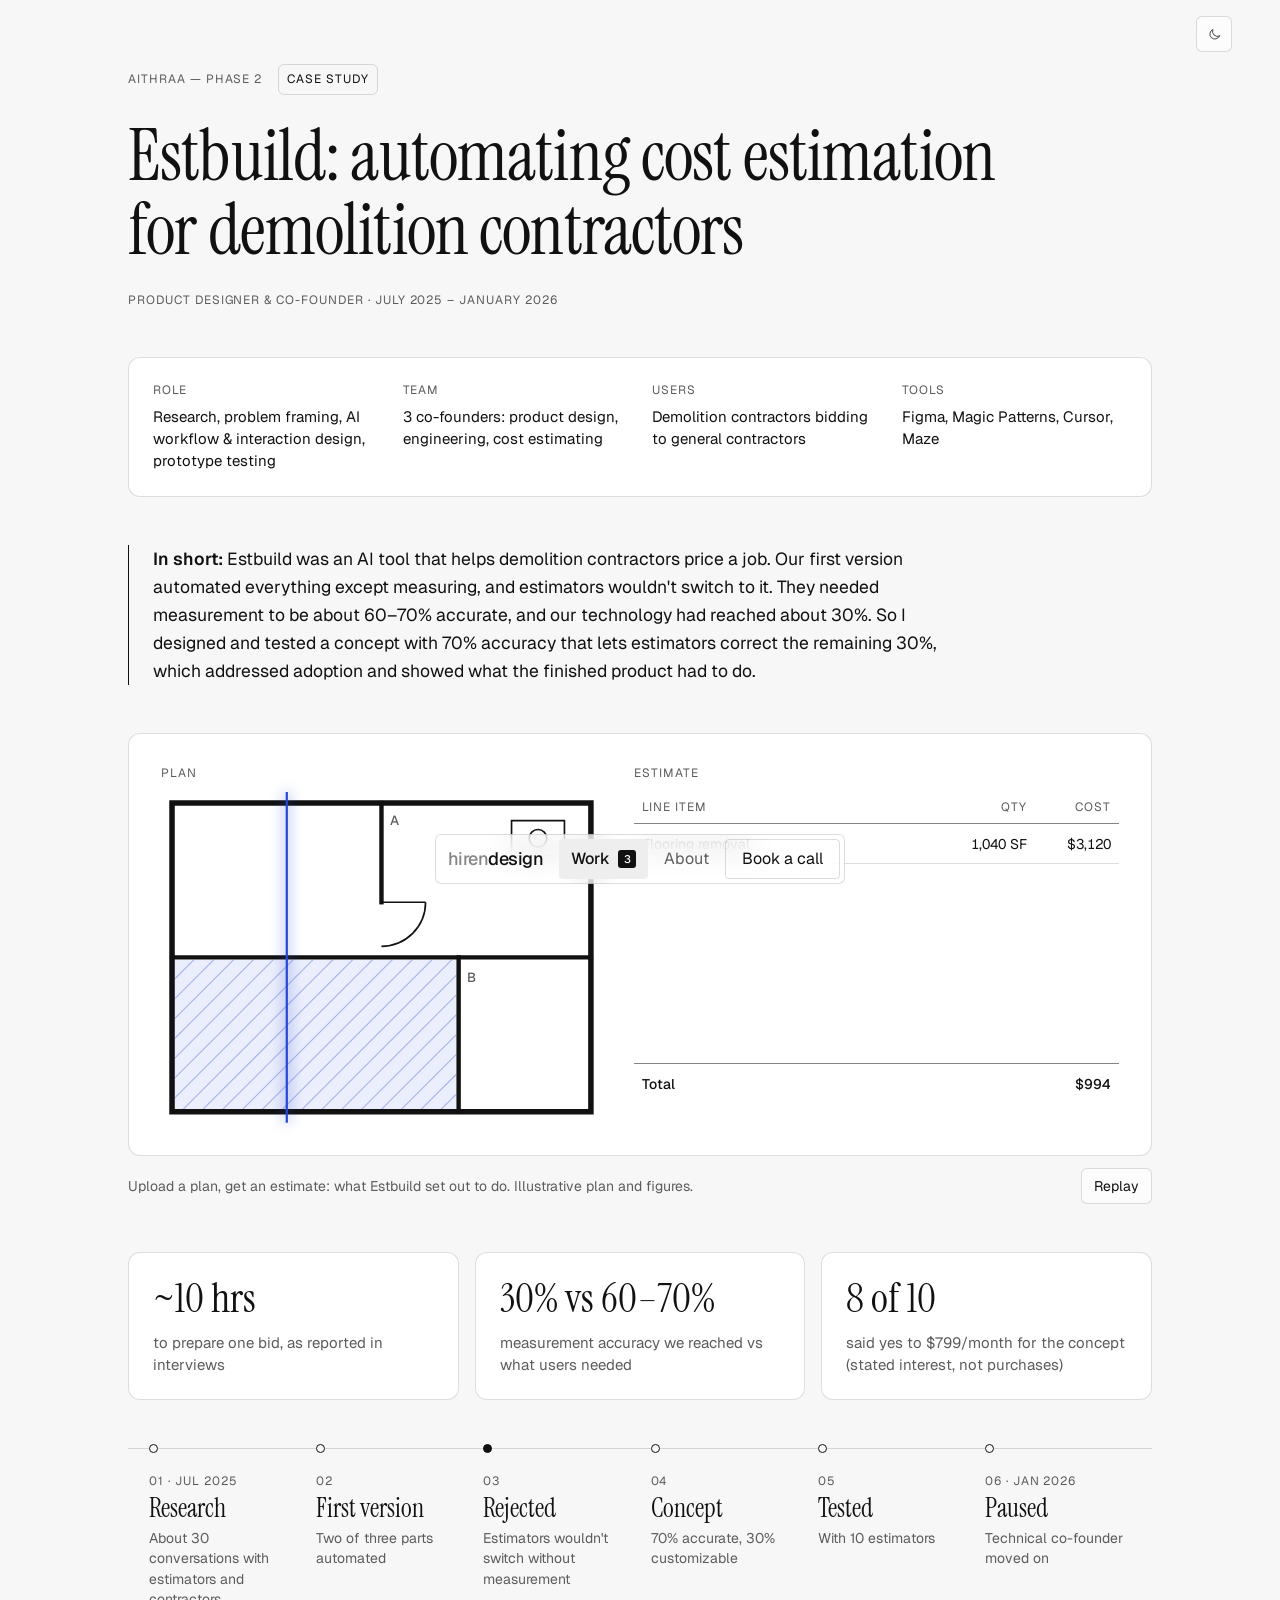
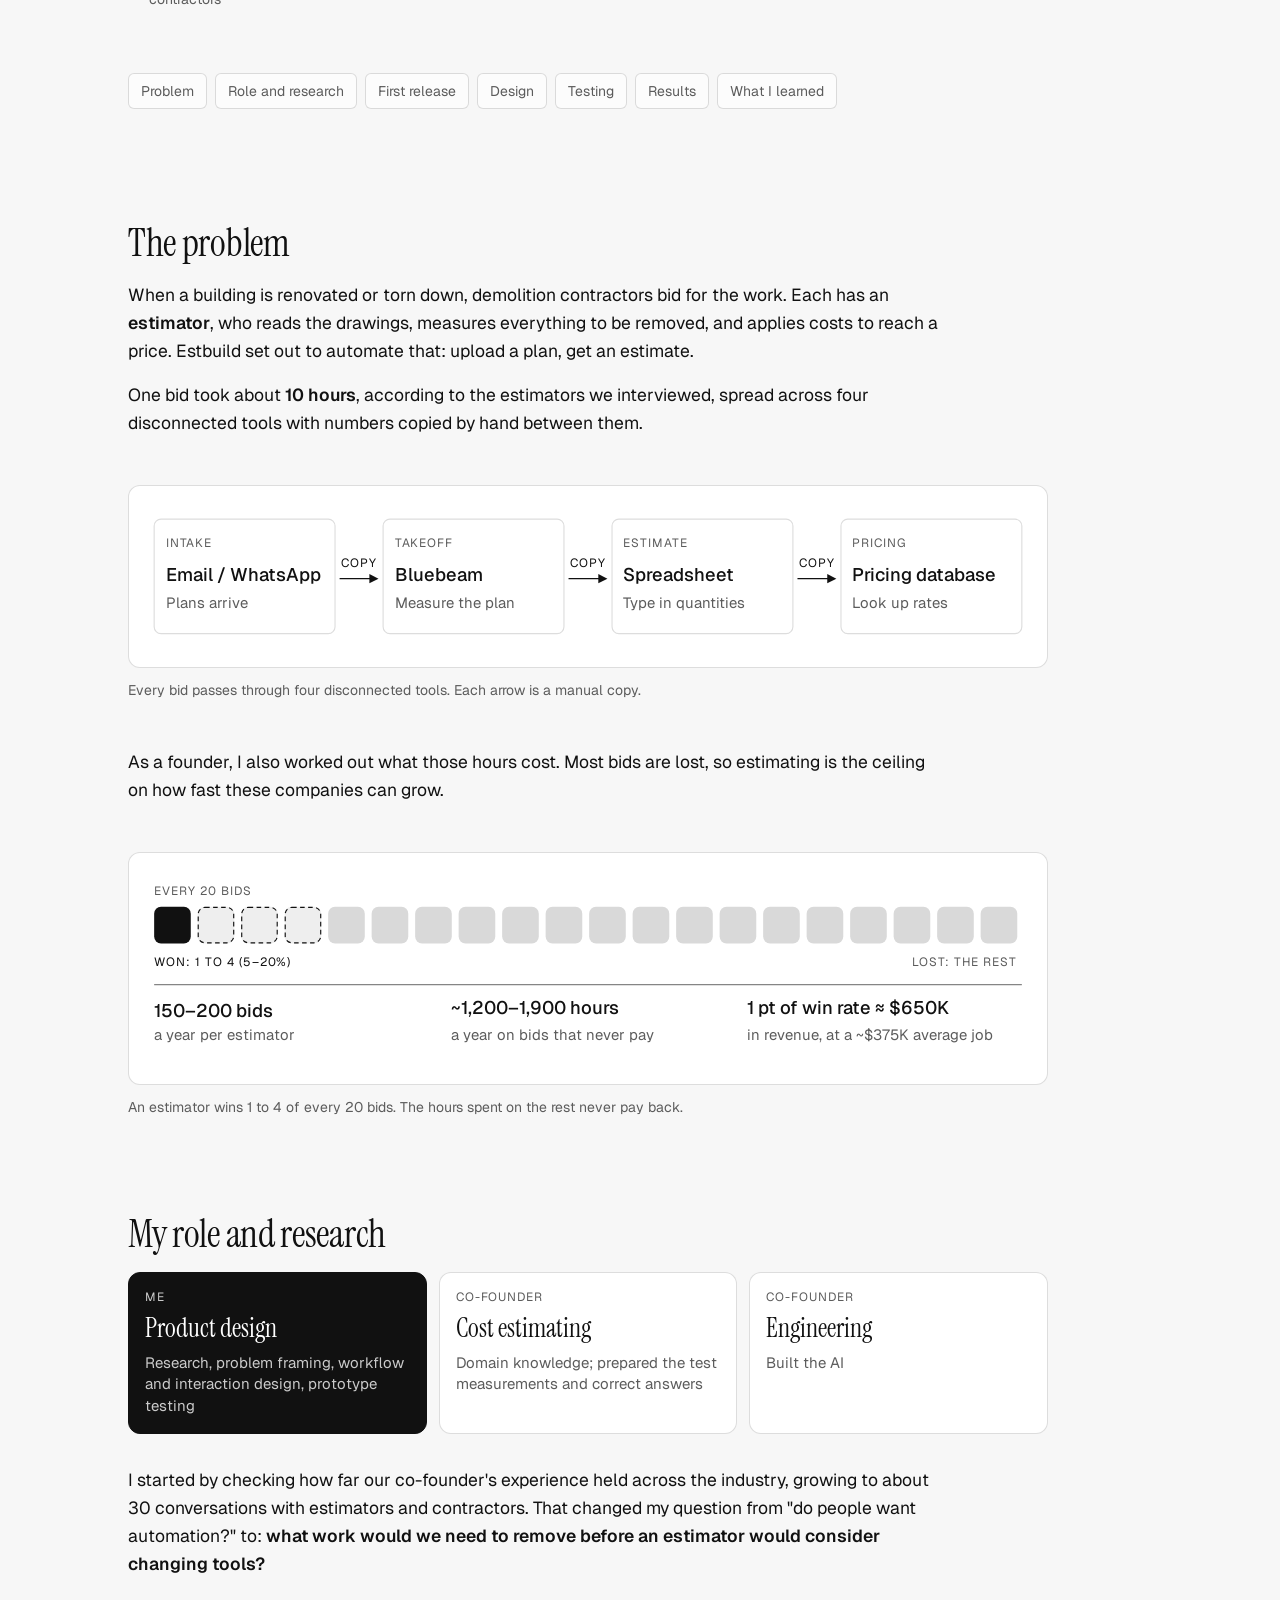
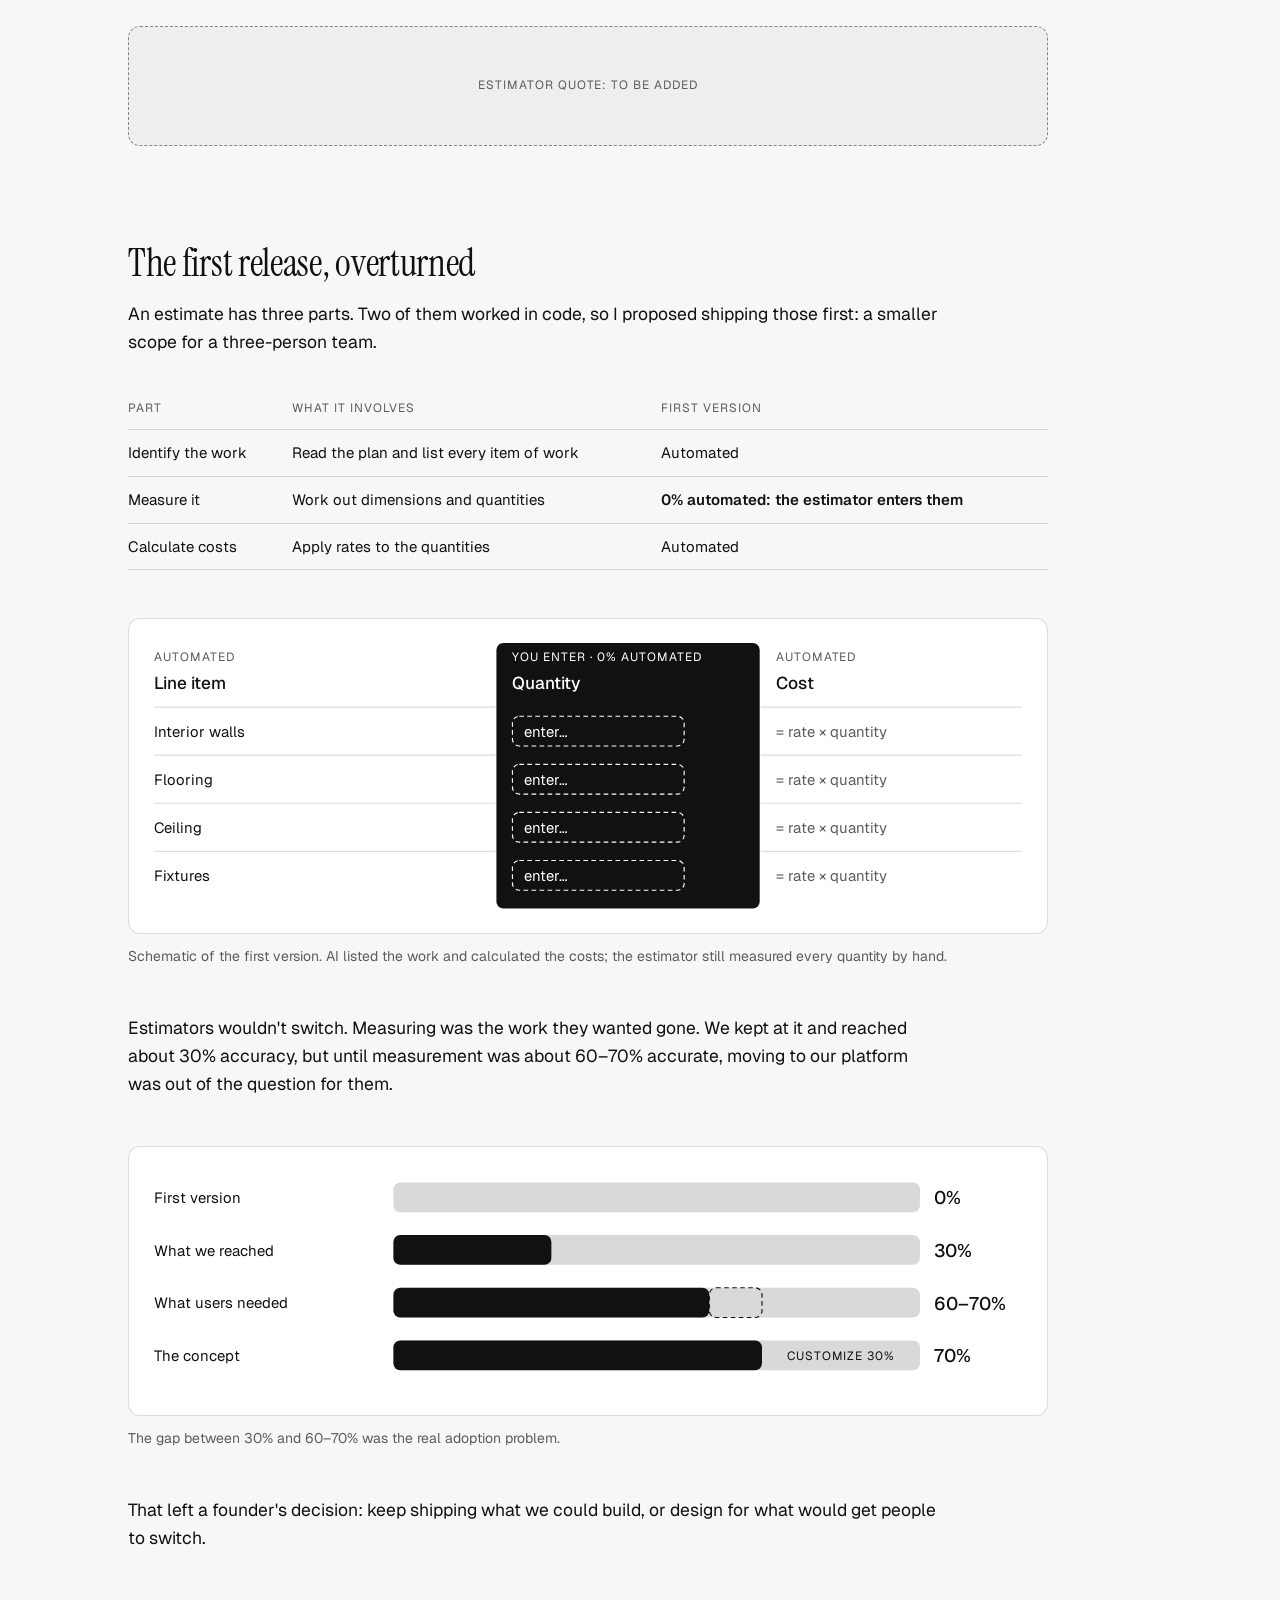
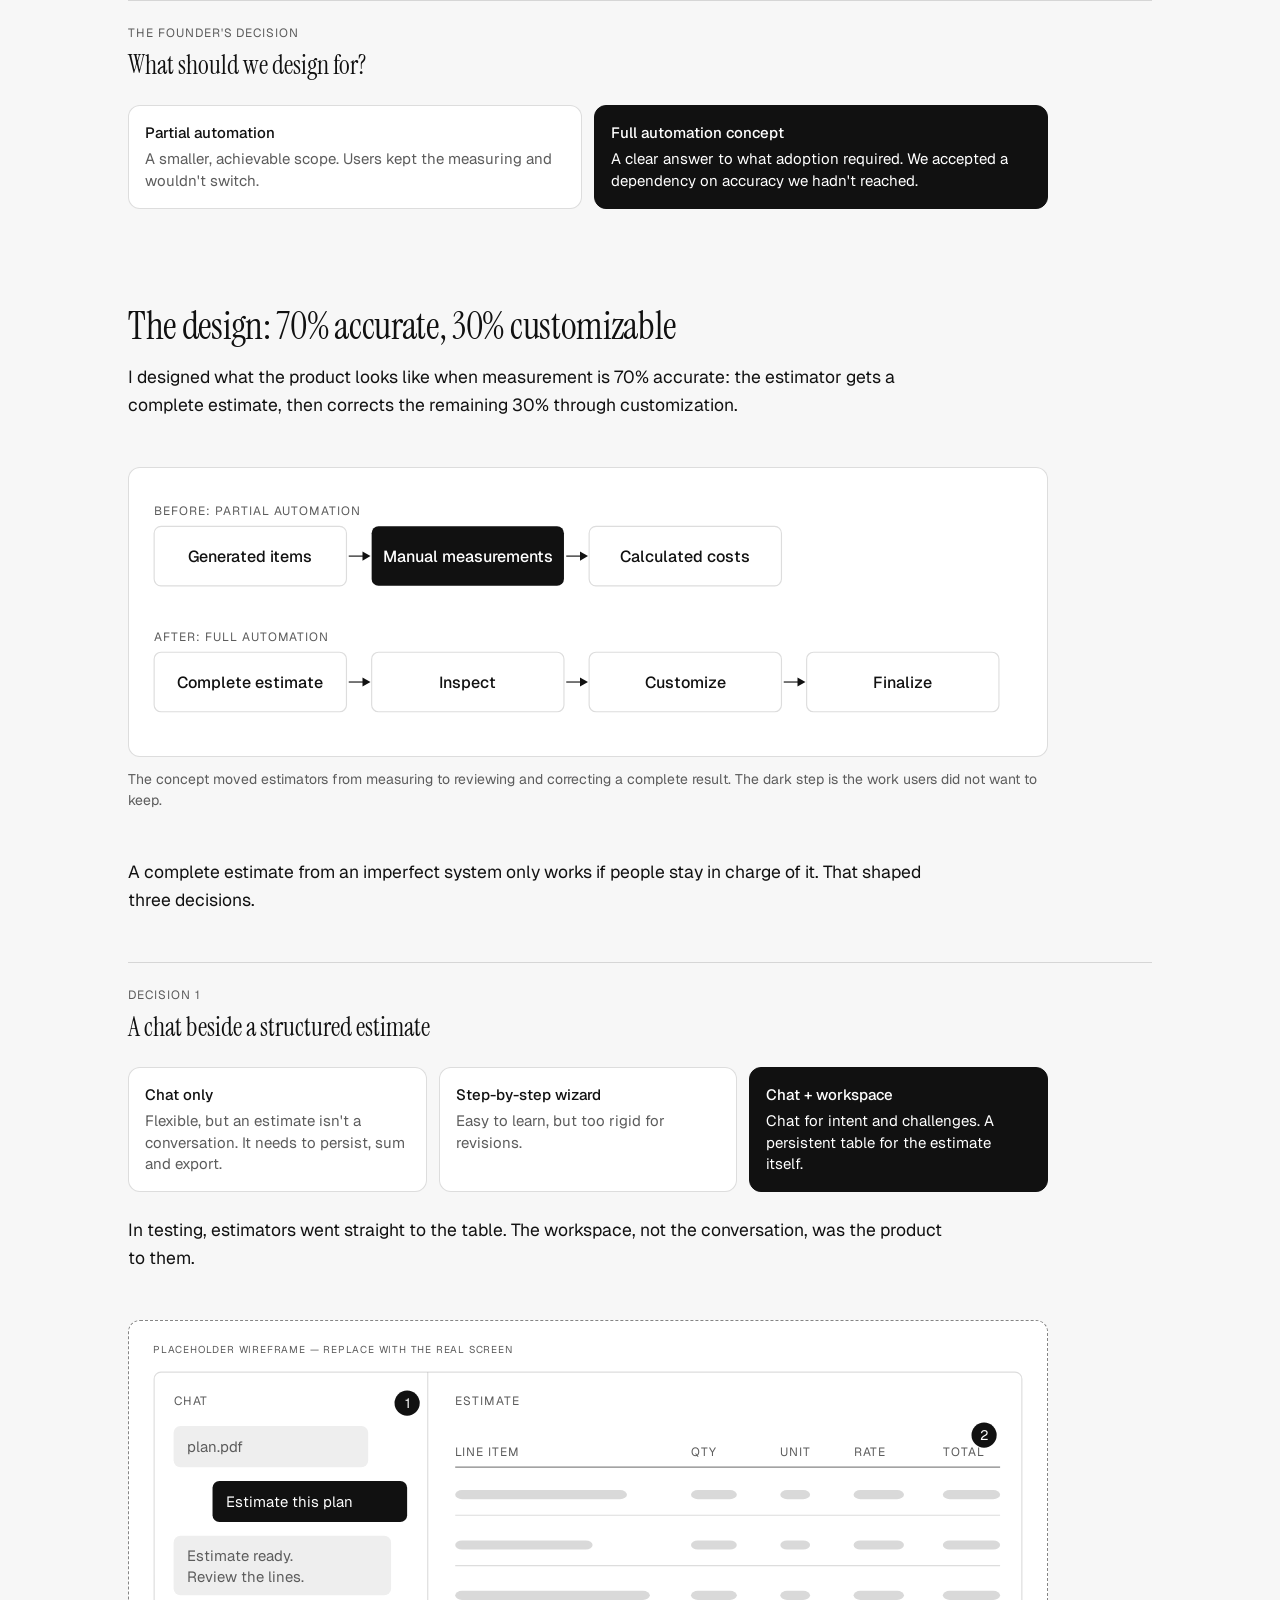
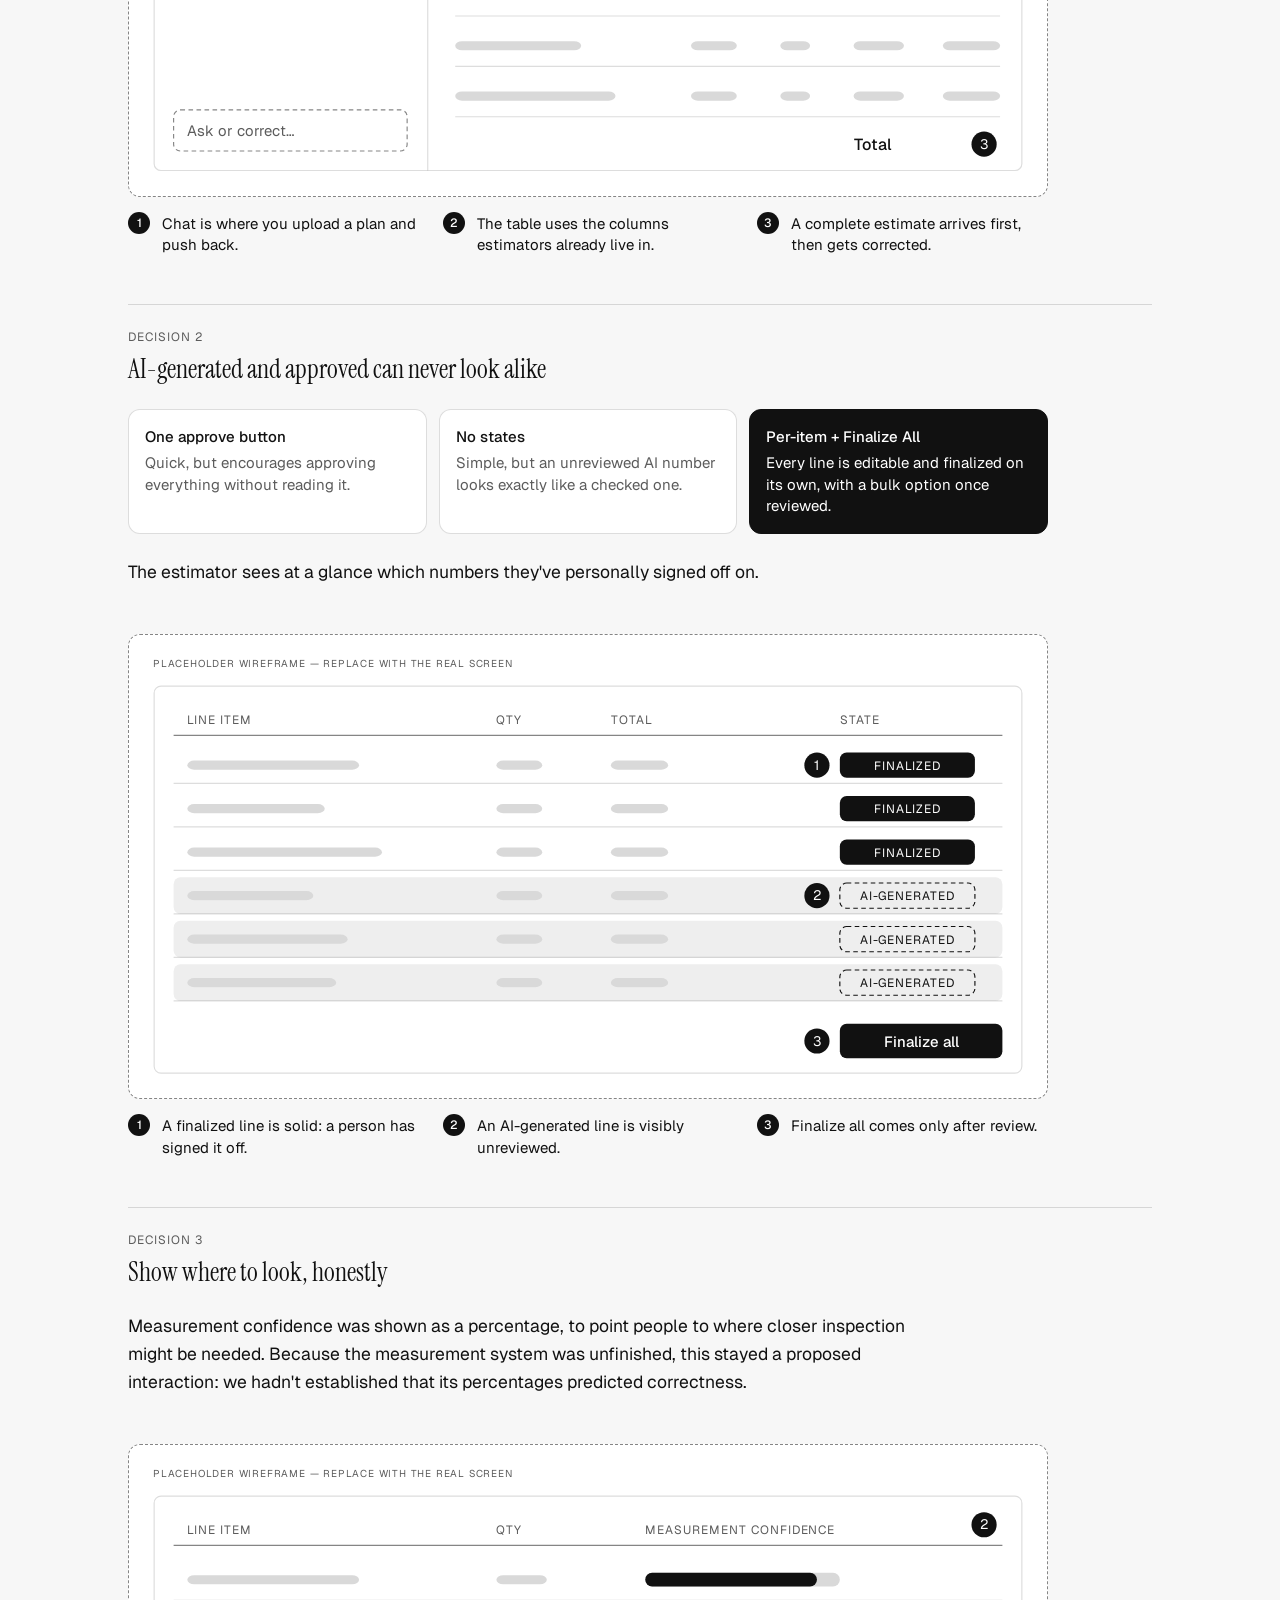
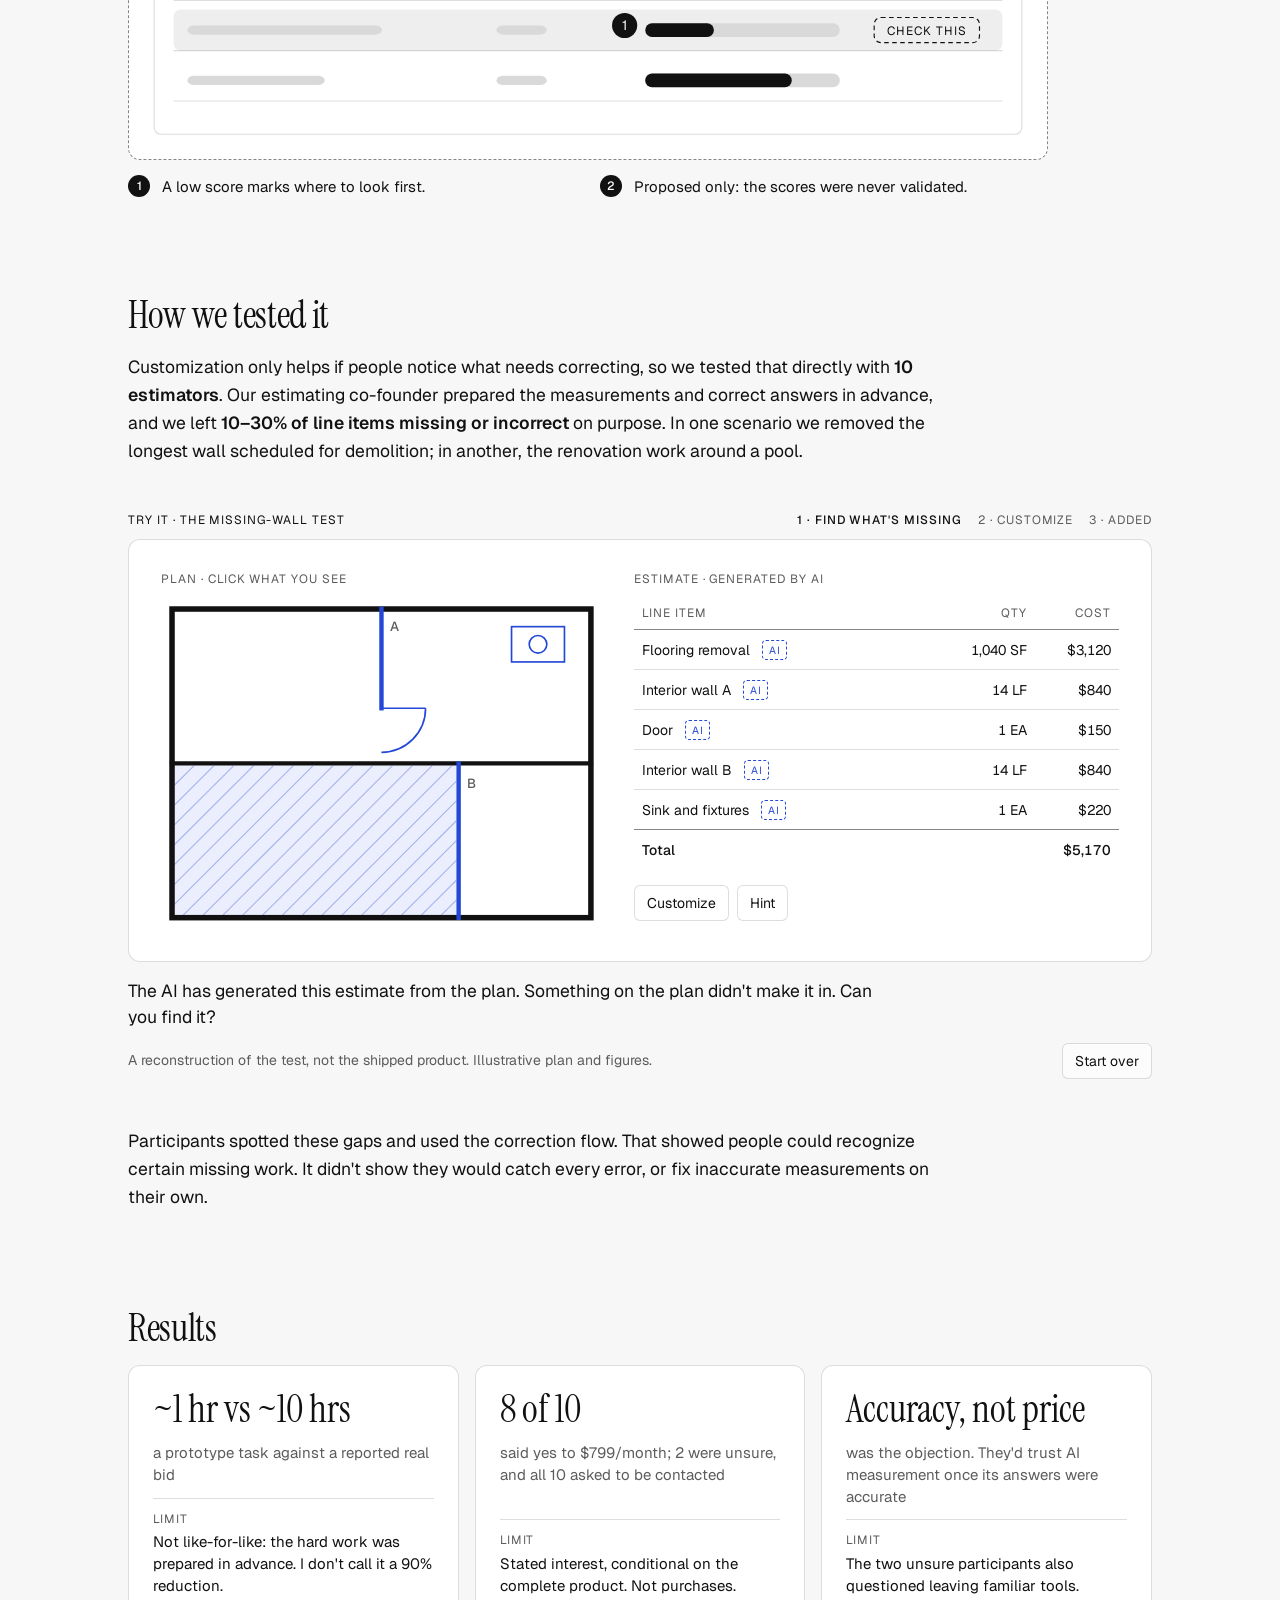
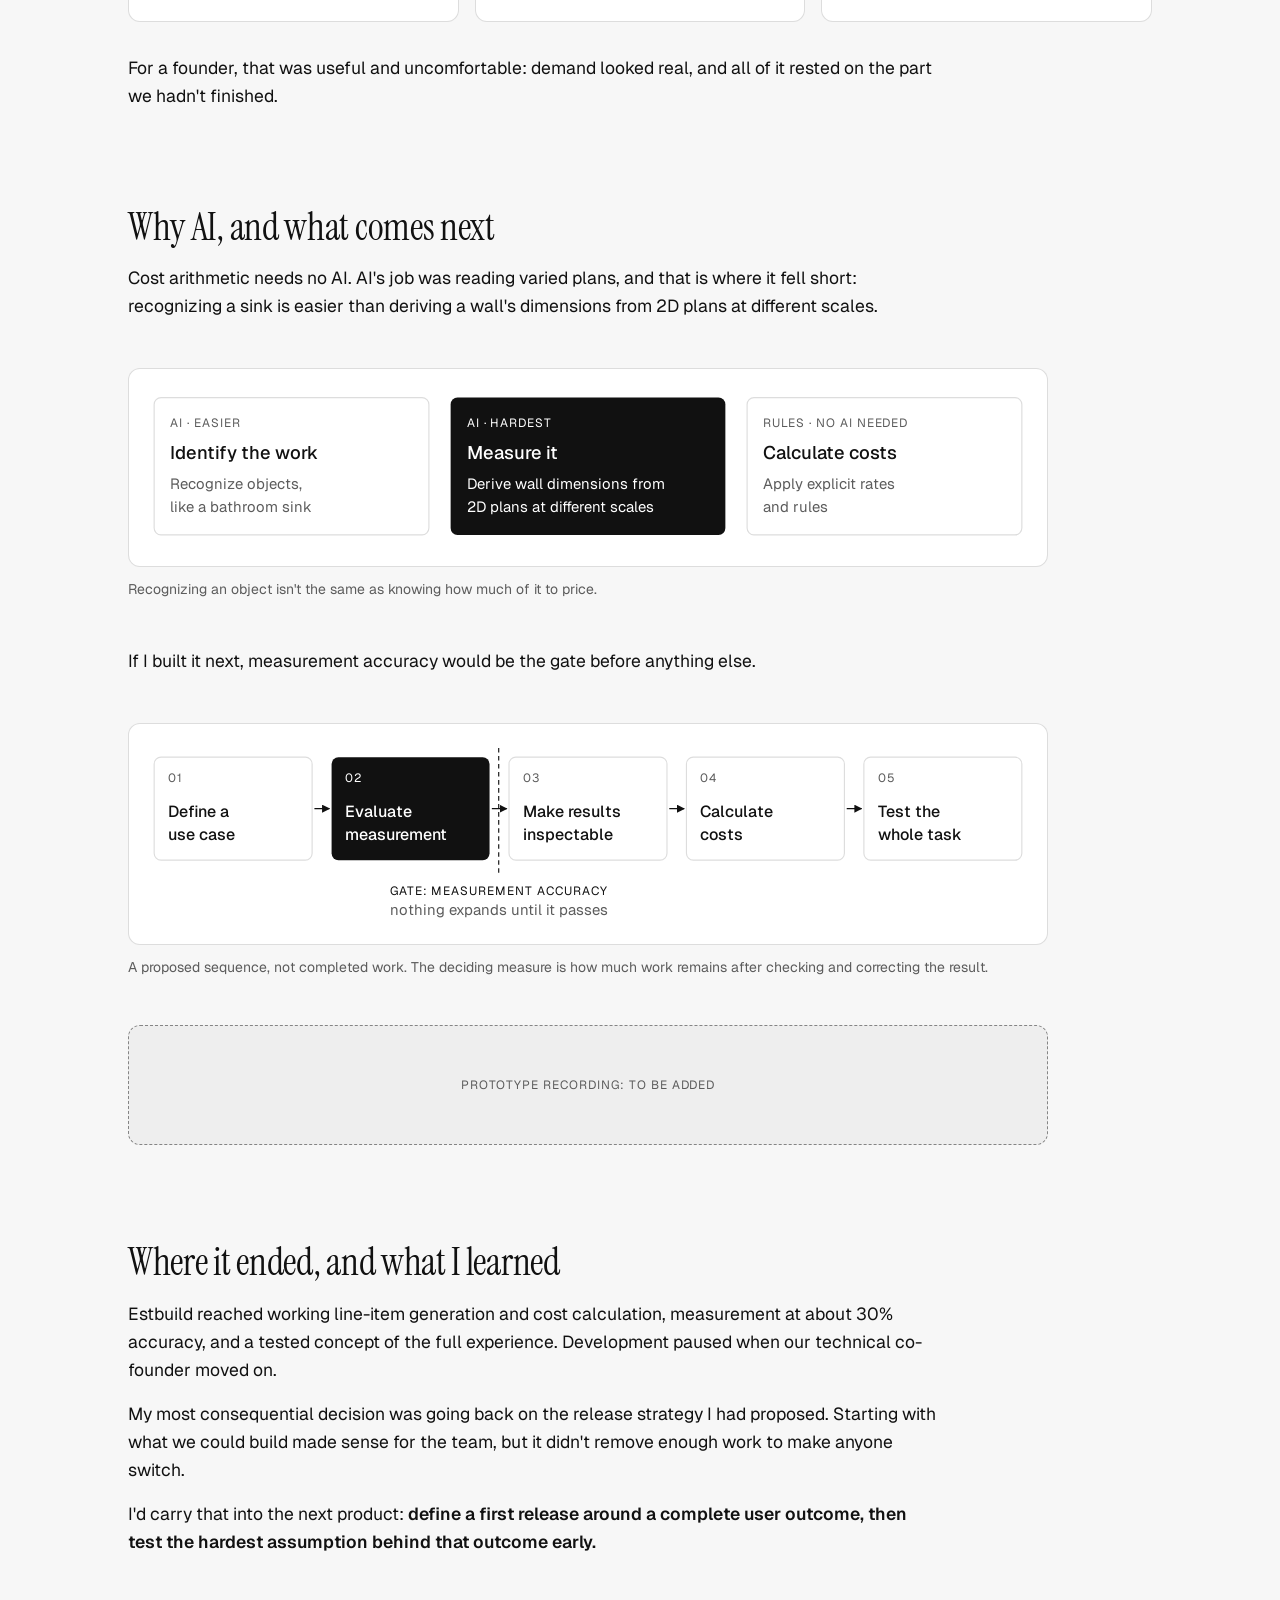
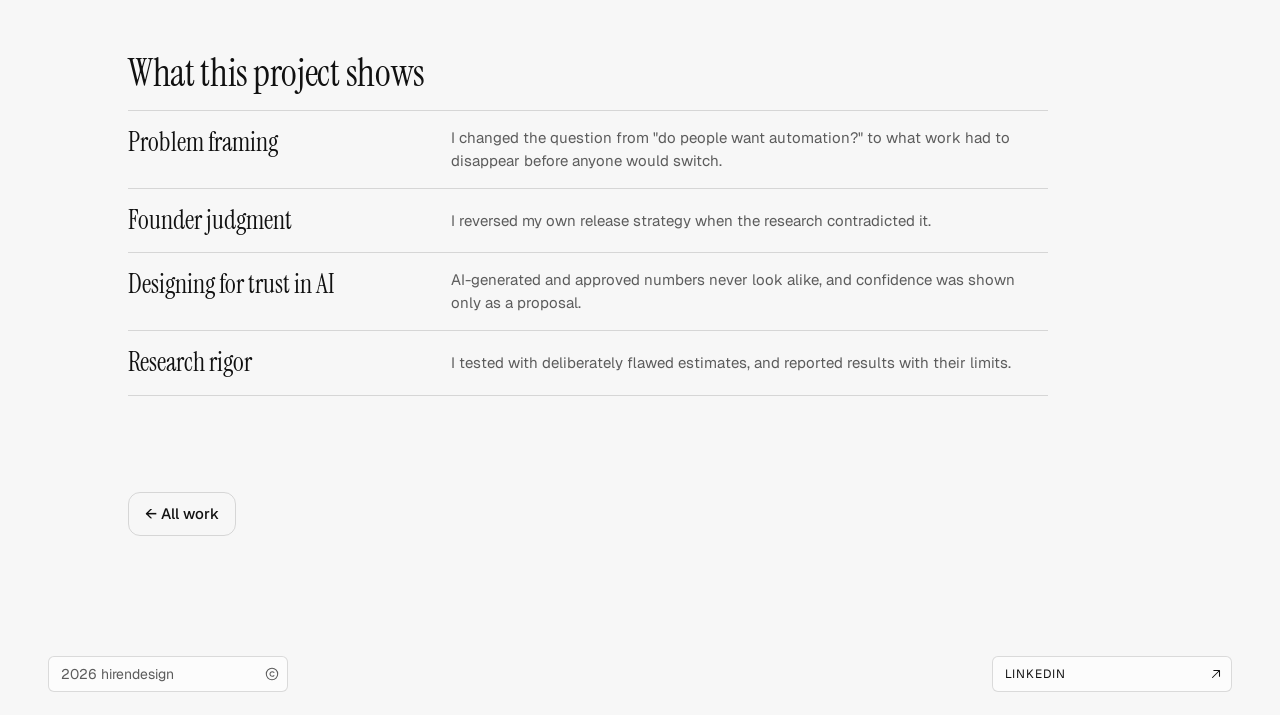
<file: work/estbuild/index.html>
<!doctype html>
<html lang="en">
<head>
  <meta charset="utf-8">
  <meta name="viewport" content="width=device-width, initial-scale=1">
  <title>Estbuild — hirendesign</title>
  <meta name="description" content="Estbuild: why estimators would not switch to partial automation, and the 70% accurate, 30% customizable concept I designed in response.">
  <!-- link previews (LinkedIn, Slack, email) -->
  <meta property="og:type" content="article">
  <meta property="og:site_name" content="hirendesign">
  <meta property="og:title" content="Estbuild — hirendesign">
  <meta property="og:description" content="Estbuild: why estimators would not switch to partial automation, and the 70% accurate, 30% customizable concept I designed in response.">
  <meta property="og:url" content="https://www.hirendhakecha.com/work/estbuild/">
  <meta property="og:image" content="https://www.hirendhakecha.com/assets/human-conductor-aura.png">
  <meta property="og:image:width" content="1024">
  <meta property="og:image:height" content="1536">
  <meta name="twitter:card" content="summary">
  <meta name="twitter:image" content="https://www.hirendhakecha.com/assets/human-conductor-aura.png">

  <link rel="icon" href="../../favicon.svg" type="image/svg+xml">
  <link rel="preconnect" href="https://fonts.googleapis.com">
  <link rel="preconnect" href="https://fonts.gstatic.com" crossorigin>
  <link rel="stylesheet" href="https://fonts.googleapis.com/css2?family=Geist:wght@400;500;600&family=Instrument+Serif:ital@0;1&display=swap">

  <link rel="stylesheet" href="../../design-system/tokens.css">
  <link rel="stylesheet" href="../../site.css">
  <script src="../../site.js"></script>
  <link rel="stylesheet" href="../article.css">
  <link rel="stylesheet" href="estbuild.css">
  <script src="estbuild.js" defer></script>
</head>
<body>

  <header class="site-header">
    <a class="wordmark" href="../../index.html" aria-label="hirendesign, home"><span class="wordmark__muted">hiren</span>design</a>
    <nav class="site-nav" id="site-nav" aria-label="Primary">
      <a class="site-nav__link site-nav__work" href="../../index.html#work" aria-current="true">Work <span class="site-nav__count" aria-hidden="true">3</span></a>
      <a class="site-nav__link" href="../../about/index.html">About</a>
      <a class="button button--quiet" href="../../book/index.html">Book<span class="site-header__long">&nbsp;a call</span></a>
    </nav>
  </header>
  <button class="theme-toggle theme-switch" type="button" aria-label="Switch theme">
    <svg class="theme-switch__moon" viewBox="0 0 24 24" width="14" height="14" aria-hidden="true"><path d="M20 14.5A8 8 0 0 1 9.5 4a8 8 0 1 0 10.5 10.5Z"/></svg>
    <svg class="theme-switch__sun" viewBox="0 0 24 24" width="14" height="14" aria-hidden="true"><circle cx="12" cy="12" r="4"/><path d="M12 2.5v2M12 19.5v2M2.5 12h2M19.5 12h2M5.3 5.3l1.4 1.4M17.3 17.3l1.4 1.4M5.3 18.7l1.4-1.4M17.3 6.7l1.4-1.4"/></svg>
  </button>

  <main>
    <div class="case-hero">
      <p class="case-hero__eyebrow">
        <span>Aithraa — Phase 2</span>
        <span class="case-hero__status">Case study</span>
      </p>
      <h1>Estbuild: automating cost estimation for demolition contractors</h1>
      <p class="case-hero__meta">Product Designer &amp; Co-founder · July 2025 – January 2026</p>

      <dl class="case-facts">
        <div><dt>Role</dt><dd>Research, problem framing, AI workflow &amp; interaction design, prototype testing</dd></div>
        <div><dt>Team</dt><dd>3 co-founders: product design, engineering, cost estimating</dd></div>
        <div><dt>Users</dt><dd>Demolition contractors bidding to general contractors</dd></div>
        <div><dt>Tools</dt><dd>Figma, Magic Patterns, Cursor, Maze</dd></div>
      </dl>

      <p class="case-hero__tldr"><strong>In short:</strong> Estbuild was an AI tool that helps demolition contractors price a job. Our first version automated everything except measuring, and estimators wouldn't switch to it. They needed measurement to be about 60–70% accurate, and our technology had reached about 30%. So I designed and tested a concept with 70% accuracy that lets estimators correct the remaining 30%, which addressed adoption and showed what the finished product had to do.</p>
    </div>

    <article class="case-body">

      <!-- Opening: a plan draws itself and the estimate fills in (estbuild.js) -->
      <div id="eb-intro" hidden></div>

      <div class="stat-grid">
        <div class="stat"><span class="stat__value">~10 hrs</span><span class="stat__label">to prepare one bid, as reported in interviews</span></div>
        <div class="stat"><span class="stat__value">30% vs 60–70%</span><span class="stat__label">measurement accuracy we reached vs what users needed</span></div>
        <div class="stat"><span class="stat__value">8 of 10</span><span class="stat__label">said yes to $799/month for the concept (stated interest, not purchases)</span></div>
      </div>

      <figure class="case-figure case-figure--wide">
        <ol class="timeline" aria-label="Project timeline, July 2025 to January 2026">
          <li><span class="timeline__n">01 · Jul 2025</span><b>Research</b><span>About 30 conversations with estimators and contractors</span></li>
          <li><span class="timeline__n">02</span><b>First version</b><span>Two of three parts automated</span></li>
          <li class="is-turn"><span class="timeline__n">03</span><b>Rejected</b><span>Estimators wouldn't switch without measurement</span></li>
          <li><span class="timeline__n">04</span><b>Concept</b><span>70% accurate, 30% customizable</span></li>
          <li><span class="timeline__n">05</span><b>Tested</b><span>With 10 estimators</span></li>
          <li><span class="timeline__n">06 · Jan 2026</span><b>Paused</b><span>Technical co-founder moved on</span></li>
        </ol>
      </figure>

      <nav class="case-index" aria-label="Sections">
        <div class="case-index__scroll">
          <a href="#problem">Problem</a>
          <a href="#research">Role and research</a>
          <a href="#first-release">First release</a>
          <a href="#design">Design</a>
          <a href="#testing">Testing</a>
          <a href="#results">Results</a>
          <a href="#learned">What I learned</a>
        </div>
      </nav>

      <!-- ========================================================= -->
      <h2 id="problem">The problem</h2>
      <p>When a building is renovated or torn down, demolition contractors bid for the work. Each has an <strong>estimator</strong>, who reads the drawings, measures everything to be removed, and applies costs to reach a price. Estbuild set out to automate that: upload a plan, get an estimate.</p>
      <p>One bid took about <strong>10 hours</strong>, according to the estimators we interviewed, spread across four disconnected tools with numbers copied by hand between them.</p>

      <figure class="case-figure">
        <div class="case-diagram">
          <svg viewBox="0 0 760 116" role="img" aria-labelledby="flow-t flow-d">
            <title id="flow-t">The four-tool estimating workflow</title>
            <desc id="flow-d">Four boxes in a row, joined by three arrows marked copy. Email or WhatsApp, where plans arrive. Bluebeam, where the plan is measured. A spreadsheet, where quantities are typed in. A pricing database, where rates are looked up.</desc>

            <rect class="d-card" x="1" y="8" width="158" height="100"/>
            <text class="d-label" x="11" y="32">INTAKE</text>
            <text class="d-title" x="11" y="62">Email / WhatsApp</text>
            <text class="d-body" x="11" y="86">Plans arrive</text>

            <rect class="d-card" x="201" y="8" width="158" height="100"/>
            <text class="d-label" x="211" y="32">TAKEOFF</text>
            <text class="d-title" x="211" y="62">Bluebeam</text>
            <text class="d-body" x="211" y="86">Measure the plan</text>

            <rect class="d-card" x="401" y="8" width="158" height="100"/>
            <text class="d-label" x="411" y="32">ESTIMATE</text>
            <text class="d-title" x="411" y="62">Spreadsheet</text>
            <text class="d-body" x="411" y="86">Type in quantities</text>

            <rect class="d-card" x="601" y="8" width="158" height="100"/>
            <text class="d-label" x="611" y="32">PRICING</text>
            <text class="d-title" x="611" y="62">Pricing database</text>
            <text class="d-body" x="611" y="86">Look up rates</text>

            <g>
              <text class="d-label d-label--ink" x="180" y="50" text-anchor="middle">COPY</text>
              <line class="d-outline" x1="163" y1="60" x2="191" y2="60"/>
              <polygon class="d-ink" points="197,60 189,56 189,64"/>
              <text class="d-label d-label--ink" x="380" y="50" text-anchor="middle">COPY</text>
              <line class="d-outline" x1="363" y1="60" x2="391" y2="60"/>
              <polygon class="d-ink" points="397,60 389,56 389,64"/>
              <text class="d-label d-label--ink" x="580" y="50" text-anchor="middle">COPY</text>
              <line class="d-outline" x1="563" y1="60" x2="591" y2="60"/>
              <polygon class="d-ink" points="597,60 589,56 589,64"/>
            </g>
          </svg>
        </div>
        <figcaption>Every bid passes through four disconnected tools. Each arrow is a manual copy.</figcaption>
      </figure>

      <p>As a founder, I also worked out what those hours cost. Most bids are lost, so estimating is the ceiling on how fast these companies can grow.</p>

      <figure class="case-figure" data-play>
        <div class="case-diagram">
          <svg viewBox="0 0 760 160" role="img" aria-labelledby="bid-t bid-d">
            <title id="bid-t">What lost bids cost</title>
            <desc id="bid-d">Twenty squares stand for twenty bids. One is filled for won at the low end, three more are dashed for won at the high end, sixteen are grey for lost. Below: 150 to 200 bids a year per estimator; about 1,200 to 1,900 hours a year on bids that never become work; one point of win rate is worth about 650 thousand dollars in revenue.</desc>
            <text class="d-label" x="1" y="16">EVERY 20 BIDS</text>
            <rect class="d-ink" x="1" y="26" width="32" height="32"/>
            <rect class="d-soft" x="39" y="26" width="32" height="32"/>
            <rect class="d-dashed" x="39.5" y="26.5" width="31" height="31"/>
            <rect class="d-soft" x="77" y="26" width="32" height="32"/>
            <rect class="d-dashed" x="77.5" y="26.5" width="31" height="31"/>
            <rect class="d-soft" x="115" y="26" width="32" height="32"/>
            <rect class="d-dashed" x="115.5" y="26.5" width="31" height="31"/>
            <rect class="d-muted" x="153" y="26" width="32" height="32"/>
            <rect class="d-muted" x="191" y="26" width="32" height="32"/>
            <rect class="d-muted" x="229" y="26" width="32" height="32"/>
            <rect class="d-muted" x="267" y="26" width="32" height="32"/>
            <rect class="d-muted" x="305" y="26" width="32" height="32"/>
            <rect class="d-muted" x="343" y="26" width="32" height="32"/>
            <rect class="d-muted" x="381" y="26" width="32" height="32"/>
            <rect class="d-muted" x="419" y="26" width="32" height="32"/>
            <rect class="d-muted" x="457" y="26" width="32" height="32"/>
            <rect class="d-muted" x="495" y="26" width="32" height="32"/>
            <rect class="d-muted" x="533" y="26" width="32" height="32"/>
            <rect class="d-muted" x="571" y="26" width="32" height="32"/>
            <rect class="d-muted" x="609" y="26" width="32" height="32"/>
            <rect class="d-muted" x="647" y="26" width="32" height="32"/>
            <rect class="d-muted" x="685" y="26" width="32" height="32"/>
            <rect class="d-muted" x="723" y="26" width="32" height="32"/>
            <text class="d-label d-label--ink" x="1" y="78">WON: 1 TO 4 (5–20%)</text>
            <text class="d-label" x="755" y="78" text-anchor="end">LOST: THE REST</text>
            <line class="d-axis" x1="1" y1="94" x2="759" y2="94"/>
            <text class="d-title" x="1" y="122">150–200 bids</text>
            <text class="d-body" x="1" y="142">a year per estimator</text>
            <text class="d-title" x="260" y="120">~1,200–1,900 hours</text>
            <text class="d-body" x="260" y="142">a year on bids that never pay</text>
            <text class="d-title" x="519" y="120">1 pt of win rate ≈ $650K</text>
            <text class="d-body" x="519" y="142">in revenue, at a ~$375K average job</text>
          </svg>
        </div>
        <figcaption>An estimator wins 1 to 4 of every 20 bids. The hours spent on the rest never pay back.</figcaption>
      </figure>

      <!-- ========================================================= -->
      <h2 id="research">My role and research</h2>

      <div class="team-strip">
        <div class="team-strip__who is-me"><span>Me</span><b>Product design</b><p>Research, problem framing, workflow and interaction design, prototype testing</p></div>
        <div class="team-strip__who"><span>Co-founder</span><b>Cost estimating</b><p>Domain knowledge; prepared the test measurements and correct answers</p></div>
        <div class="team-strip__who"><span>Co-founder</span><b>Engineering</b><p>Built the AI</p></div>
      </div>

      <p>I started by checking how far our co-founder's experience held across the industry, growing to about 30 conversations with estimators and contractors. That changed my question from "do people want automation?" to: <strong>what work would we need to remove before an estimator would consider changing tools?</strong></p>

      <!-- TODO(owner): add a real estimator quote here as <blockquote class="pull-quote"><p>…</p><cite>…</cite></blockquote>, or delete this slot -->
      <div class="tbd">Estimator quote: to be added</div>

      <!-- ========================================================= -->
      <h2 id="first-release">The first release, overturned</h2>
      <p>An estimate has three parts. Two of them worked in code, so I proposed shipping those first: a smaller scope for a three-person team.</p>

      <div class="table-scroll">
        <table>
          <thead><tr><th>Part</th><th>What it involves</th><th>First version</th></tr></thead>
          <tbody>
            <tr><td>Identify the work</td><td>Read the plan and list every item of work</td><td>Automated</td></tr>
            <tr><td>Measure it</td><td>Work out dimensions and quantities</td><td><strong>0% automated: the estimator enters them</strong></td></tr>
            <tr><td>Calculate costs</td><td>Apply rates to the quantities</td><td>Automated</td></tr>
          </tbody>
        </table>
      </div>

      <figure class="case-figure">
        <div class="case-diagram">
          <svg viewBox="0 0 760 232" role="img" aria-labelledby="v1-t v1-d">
            <title id="v1-t">Schematic of the first version</title>
            <desc id="v1-d">A three-column table. Line items, generated by AI. Quantities, empty fields the estimator fills in by hand. Costs, calculated automatically from rate times quantity.</desc>
            <text class="d-label" x="1" y="16">AUTOMATED</text>
            <text class="d-title" x="1" y="40" style="font-size:15px">Line item</text>
            <rect class="d-ink" x="300" y="0" width="230" height="232"/>
            <text class="d-label d-label--paper" x="314" y="16">YOU ENTER · 0% AUTOMATED</text>
            <text class="d-title" x="314" y="40" style="font-size:15px;fill:var(--paper)">Quantity</text>
            <text class="d-label" x="544" y="16">AUTOMATED</text>
            <text class="d-title" x="544" y="40" style="font-size:15px">Cost</text>
            <line class="d-grid" x1="1" y1="56" x2="299" y2="56"/>
            <line class="d-grid" x1="531" y1="56" x2="759" y2="56"/>
            <text class="d-body" x="1" y="82" style="fill:var(--ink)">Interior walls</text>
            <rect x="314" y="64" width="150" height="26" style="fill:none;stroke:var(--paper);stroke-dasharray:4 3"/>
            <text class="d-body" x="324" y="82" style="fill:var(--paper)">enter…</text>
            <text class="d-body" x="544" y="82">= rate × quantity</text>
            <line class="d-grid" x1="1" y1="98" x2="299" y2="98"/>
            <line class="d-grid" x1="531" y1="98" x2="759" y2="98"/>
            <text class="d-body" x="1" y="124" style="fill:var(--ink)">Flooring</text>
            <rect x="314" y="106" width="150" height="26" style="fill:none;stroke:var(--paper);stroke-dasharray:4 3"/>
            <text class="d-body" x="324" y="124" style="fill:var(--paper)">enter…</text>
            <text class="d-body" x="544" y="124">= rate × quantity</text>
            <line class="d-grid" x1="1" y1="140" x2="299" y2="140"/>
            <line class="d-grid" x1="531" y1="140" x2="759" y2="140"/>
            <text class="d-body" x="1" y="166" style="fill:var(--ink)">Ceiling</text>
            <rect x="314" y="148" width="150" height="26" style="fill:none;stroke:var(--paper);stroke-dasharray:4 3"/>
            <text class="d-body" x="324" y="166" style="fill:var(--paper)">enter…</text>
            <text class="d-body" x="544" y="166">= rate × quantity</text>
            <line class="d-grid" x1="1" y1="182" x2="299" y2="182"/>
            <line class="d-grid" x1="531" y1="182" x2="759" y2="182"/>
            <text class="d-body" x="1" y="208" style="fill:var(--ink)">Fixtures</text>
            <rect x="314" y="190" width="150" height="26" style="fill:none;stroke:var(--paper);stroke-dasharray:4 3"/>
            <text class="d-body" x="324" y="208" style="fill:var(--paper)">enter…</text>
            <text class="d-body" x="544" y="208">= rate × quantity</text>
          </svg>
        </div>
        <figcaption>Schematic of the first version. AI listed the work and calculated the costs; the estimator still measured every quantity by hand.</figcaption>
      </figure>

      <p>Estimators wouldn't switch. Measuring was the work they wanted gone. We kept at it and reached about 30% accuracy, but until measurement was about 60–70% accurate, moving to our platform was out of the question for them.</p>

      <figure class="case-figure" data-play>
        <div class="case-diagram">
          <svg viewBox="0 0 760 192" role="img" aria-labelledby="meas-t meas-d">
            <title id="meas-t">Measurement accuracy</title>
            <desc id="meas-d">Four bars. First version 0 percent, with no automated measurement. What we reached 30 percent. What users needed 60 to 70 percent. The concept 70 percent, with customization covering the other 30 percent error.</desc>
            <text class="d-body" x="1" y="28" style="fill:var(--ink)">First version</text>
            <rect class="d-muted" x="210" y="10" width="460" height="26"/>
            <text class="d-title" x="682" y="29">0%</text>
            <text class="d-body" x="1" y="74" style="fill:var(--ink)">What we reached</text>
            <rect class="d-muted" x="210" y="56" width="460" height="26"/>
            <rect class="d-ink" x="210" y="56" width="138" height="26"/>
            <text class="d-title" x="682" y="75">30%</text>
            <text class="d-body" x="1" y="120" style="fill:var(--ink)">What users needed</text>
            <rect class="d-muted" x="210" y="102" width="460" height="26"/>
            <rect class="d-ink" x="210" y="102" width="276" height="26"/>
            <rect class="d-dashed" x="486" y="102" width="46" height="26"/>
            <text class="d-title" x="682" y="121">60–70%</text>
            <text class="d-body" x="1" y="166" style="fill:var(--ink)">The concept</text>
            <rect class="d-muted" x="210" y="148" width="460" height="26"/>
            <rect class="d-ink" x="210" y="148" width="322" height="26"/>
            <text class="d-label d-label--ink" x="601" y="165" text-anchor="middle">CUSTOMIZE 30%</text>
            <text class="d-title" x="682" y="167">70%</text>
          </svg>
        </div>
        <figcaption>The gap between 30% and 60–70% was the real adoption problem.</figcaption>
      </figure>

      <p>That left a founder's decision: keep shipping what we could build, or design for what would get people to switch.</p>

      <section class="decision">
        <span class="decision__label">The founder's decision</span>
        <h3>What should we design for?</h3>
        <ul class="decision__options">
          <li><b>Partial automation</b>A smaller, achievable scope. Users kept the measuring and wouldn't switch.</li>
          <li class="is-chosen"><b>Full automation concept</b>A clear answer to what adoption required. We accepted a dependency on accuracy we hadn't reached.</li>
        </ul>
      </section>

      <!-- ========================================================= -->
      <h2 id="design">The design: 70% accurate, 30% customizable</h2>
      <p>I designed what the product looks like when measurement is 70% accurate: the estimator gets a complete estimate, then corrects the remaining 30% through customization.</p>

      <figure class="case-figure">
        <div class="case-diagram">
          <svg viewBox="0 0 760 210" role="img" aria-labelledby="ba-t ba-d">
            <title id="ba-t">How the workflow changed</title>
            <desc id="ba-d">Before: generated items, then manual measurements by the estimator, then calculated costs. After: a complete generated estimate, then inspect, customize and finalize.</desc>
            <text class="d-label" x="1" y="20">BEFORE: PARTIAL AUTOMATION</text>
            <rect class="d-card" x="1" y="30" width="168" height="52"/>
            <text class="d-title" style="font-size:14px" x="85" y="61" text-anchor="middle">Generated items</text>
            <line class="d-outline" x1="171" y1="56" x2="185" y2="56"/>
            <polygon class="d-ink" points="190,56 183,52 183,60"/>
            <rect class="d-ink" x="191" y="30" width="168" height="52"/>
            <text class="d-title" style="fill:var(--paper);font-size:14px" x="275" y="61" text-anchor="middle">Manual measurements</text>
            <line class="d-outline" x1="361" y1="56" x2="375" y2="56"/>
            <polygon class="d-ink" points="380,56 373,52 373,60"/>
            <rect class="d-card" x="381" y="30" width="168" height="52"/>
            <text class="d-title" style="font-size:14px" x="465" y="61" text-anchor="middle">Calculated costs</text>
            <text class="d-label" x="1" y="130">AFTER: FULL AUTOMATION</text>
            <rect class="d-card" x="1" y="140" width="168" height="52"/>
            <text class="d-title" style="font-size:14px" x="85" y="171" text-anchor="middle">Complete estimate</text>
            <line class="d-outline" x1="171" y1="166" x2="185" y2="166"/>
            <polygon class="d-ink" points="190,166 183,162 183,170"/>
            <rect class="d-card" x="191" y="140" width="168" height="52"/>
            <text class="d-title" style="font-size:14px" x="275" y="171" text-anchor="middle">Inspect</text>
            <line class="d-outline" x1="361" y1="166" x2="375" y2="166"/>
            <polygon class="d-ink" points="380,166 373,162 373,170"/>
            <rect class="d-card" x="381" y="140" width="168" height="52"/>
            <text class="d-title" style="font-size:14px" x="465" y="171" text-anchor="middle">Customize</text>
            <line class="d-outline" x1="551" y1="166" x2="565" y2="166"/>
            <polygon class="d-ink" points="570,166 563,162 563,170"/>
            <rect class="d-card" x="571" y="140" width="168" height="52"/>
            <text class="d-title" style="font-size:14px" x="655" y="171" text-anchor="middle">Finalize</text>
          </svg>
        </div>
        <figcaption>The concept moved estimators from measuring to reviewing and correcting a complete result. The dark step is the work users did not want to keep.</figcaption>
      </figure>

      <p>A complete estimate from an imperfect system only works if people stay in charge of it. That shaped three decisions.</p>

      <section class="decision">
        <span class="decision__label">Decision 1</span>
        <h3>A chat beside a structured estimate</h3>
        <ul class="decision__options">
          <li><b>Chat only</b>Flexible, but an estimate isn't a conversation. It needs to persist, sum and export.</li>
          <li><b>Step-by-step wizard</b>Easy to learn, but too rigid for revisions.</li>
          <li class="is-chosen"><b>Chat + workspace</b>Chat for intent and challenges. A persistent table for the estimate itself.</li>
        </ul>
        <p>In testing, estimators went straight to the table. The workspace, not the conversation, was the product to them.</p>
      </section>

      <figure class="case-figure">
        <!-- PLACEHOLDER WIREFRAME: replace the whole .case-diagram with the real Figma screen, keep the callouts. -->
        <div class="case-diagram is-placeholder">
          <svg viewBox="0 0 760 350" role="img" aria-labelledby="w1-t w1-d">
            <title id="w1-t">The estimating workspace (placeholder wireframe)</title>
            <desc id="w1-d">A chat column on the left with an uploaded plan, a request and a reply. On the right, an estimate table with columns for line item, quantity, unit, rate and total. Three numbered callouts.</desc>
            <rect class="d-card" x="1" y="1" width="758" height="348"/>
            <line class="d-grid" x1="240" y1="1" x2="240" y2="349"/>
            <text class="d-label" x="18" y="30">CHAT</text>
            <rect class="d-soft" x="18" y="48" width="170" height="36"/>
            <text class="d-body" x="30" y="71">plan.pdf</text>
            <rect class="d-ink" x="52" y="96" width="170" height="36"/>
            <text class="d-body" x="64" y="119" style="fill:var(--paper)">Estimate this plan</text>
            <rect class="d-soft" x="18" y="144" width="190" height="52"/>
            <text class="d-body" x="30" y="166">Estimate ready.</text>
            <text class="d-body" x="30" y="184">Review the lines.</text>
            <rect x="18" y="296" width="204" height="36" style="fill:none;stroke:var(--ink-3);stroke-dasharray:4 3"/>
            <text class="d-body" x="30" y="319">Ask or correct…</text>
            <text class="d-label" x="264" y="30">ESTIMATE</text>
            <text class="d-label" x="264" y="74">LINE ITEM</text><text class="d-label" x="470" y="74">QTY</text><text class="d-label" x="548" y="74">UNIT</text><text class="d-label" x="612" y="74">RATE</text><text class="d-label" x="690" y="74">TOTAL</text>
            <line class="d-axis" x1="264" y1="84" x2="740" y2="84"/>
            <line class="d-grid" x1="264" y1="126" x2="740" y2="126"/>
            <rect class="d-muted" x="264" y="104" width="150" height="8"/>
            <rect class="d-muted" x="470" y="104" width="40" height="8"/>
            <rect class="d-muted" x="548" y="104" width="26" height="8"/>
            <rect class="d-muted" x="612" y="104" width="44" height="8"/>
            <rect class="d-muted" x="690" y="104" width="50" height="8"/>
            <line class="d-grid" x1="264" y1="170" x2="740" y2="170"/>
            <rect class="d-muted" x="264" y="148" width="120" height="8"/>
            <rect class="d-muted" x="470" y="148" width="40" height="8"/>
            <rect class="d-muted" x="548" y="148" width="26" height="8"/>
            <rect class="d-muted" x="612" y="148" width="44" height="8"/>
            <rect class="d-muted" x="690" y="148" width="50" height="8"/>
            <line class="d-grid" x1="264" y1="214" x2="740" y2="214"/>
            <rect class="d-muted" x="264" y="192" width="170" height="8"/>
            <rect class="d-muted" x="470" y="192" width="40" height="8"/>
            <rect class="d-muted" x="548" y="192" width="26" height="8"/>
            <rect class="d-muted" x="612" y="192" width="44" height="8"/>
            <rect class="d-muted" x="690" y="192" width="50" height="8"/>
            <line class="d-grid" x1="264" y1="258" x2="740" y2="258"/>
            <rect class="d-muted" x="264" y="236" width="110" height="8"/>
            <rect class="d-muted" x="470" y="236" width="40" height="8"/>
            <rect class="d-muted" x="548" y="236" width="26" height="8"/>
            <rect class="d-muted" x="612" y="236" width="44" height="8"/>
            <rect class="d-muted" x="690" y="236" width="50" height="8"/>
            <line class="d-grid" x1="264" y1="302" x2="740" y2="302"/>
            <rect class="d-muted" x="264" y="280" width="140" height="8"/>
            <rect class="d-muted" x="470" y="280" width="40" height="8"/>
            <rect class="d-muted" x="548" y="280" width="26" height="8"/>
            <rect class="d-muted" x="612" y="280" width="44" height="8"/>
            <rect class="d-muted" x="690" y="280" width="50" height="8"/>
            <circle class="d-ink" cx="222" cy="28" r="11"/><text class="d-label d-label--paper" x="222" y="32" text-anchor="middle" style="font-size:12px;letter-spacing:0">1</text>
            <circle class="d-ink" cx="726" cy="56" r="11"/><text class="d-label d-label--paper" x="726" y="60" text-anchor="middle" style="font-size:12px;letter-spacing:0">2</text>
            <circle class="d-ink" cx="726" cy="326" r="11"/><text class="d-label d-label--paper" x="726" y="330" text-anchor="middle" style="font-size:12px;letter-spacing:0">3</text>
            <text class="d-title" x="612" y="331" style="font-size:14px">Total</text>
          </svg>
        </div>
        <ol class="callouts"><li>Chat is where you upload a plan and push back.</li><li>The table uses the columns estimators already live in.</li><li>A complete estimate arrives first, then gets corrected.</li></ol>
      </figure>

      <section class="decision">
        <span class="decision__label">Decision 2</span>
        <h3>AI-generated and approved can never look alike</h3>
        <ul class="decision__options">
          <li><b>One approve button</b>Quick, but encourages approving everything without reading it.</li>
          <li><b>No states</b>Simple, but an unreviewed AI number looks exactly like a checked one.</li>
          <li class="is-chosen"><b>Per-item + Finalize All</b>Every line is editable and finalized on its own, with a bulk option once reviewed.</li>
        </ul>
        <p>The estimator sees at a glance which numbers they've personally signed off on.</p>
      </section>

      <figure class="case-figure">
        <!-- PLACEHOLDER WIREFRAME: replace the whole .case-diagram with the real Figma screen, keep the callouts. -->
        <div class="case-diagram is-placeholder">
          <svg viewBox="0 0 760 340" role="img" aria-labelledby="w2-t w2-d">
            <title id="w2-t">Line states (placeholder wireframe)</title>
            <desc id="w2-d">An estimate table with six lines. Three are marked finalized with a solid tag. Three are marked AI-generated with a dashed tag on a tinted row. A Finalize all button sits below.</desc>
            <rect class="d-card" x="1" y="1" width="758" height="338"/>
            <text class="d-label" x="30" y="34">LINE ITEM</text><text class="d-label" x="300" y="34">QTY</text><text class="d-label" x="400" y="34">TOTAL</text><text class="d-label" x="600" y="34">STATE</text>
            <line class="d-axis" x1="18" y1="44" x2="742" y2="44"/>
            <rect class="d-muted" x="30" y="66" width="150" height="8"/>
            <rect class="d-muted" x="300" y="66" width="40" height="8"/>
            <rect class="d-muted" x="400" y="66" width="50" height="8"/>
            <rect class="d-ink" x="600" y="59" width="118" height="22"/><text class="d-label d-label--paper" x="659" y="74" text-anchor="middle">FINALIZED</text>
            <line class="d-grid" x1="18" y1="86" x2="742" y2="86"/>
            <rect class="d-muted" x="30" y="104" width="120" height="8"/>
            <rect class="d-muted" x="300" y="104" width="40" height="8"/>
            <rect class="d-muted" x="400" y="104" width="50" height="8"/>
            <rect class="d-ink" x="600" y="97" width="118" height="22"/><text class="d-label d-label--paper" x="659" y="112" text-anchor="middle">FINALIZED</text>
            <line class="d-grid" x1="18" y1="124" x2="742" y2="124"/>
            <rect class="d-muted" x="30" y="142" width="170" height="8"/>
            <rect class="d-muted" x="300" y="142" width="40" height="8"/>
            <rect class="d-muted" x="400" y="142" width="50" height="8"/>
            <rect class="d-ink" x="600" y="135" width="118" height="22"/><text class="d-label d-label--paper" x="659" y="150" text-anchor="middle">FINALIZED</text>
            <line class="d-grid" x1="18" y1="162" x2="742" y2="162"/>
            <rect class="d-soft" x="18" y="168" width="724" height="32"/>
            <rect class="d-muted" x="30" y="180" width="110" height="8"/>
            <rect class="d-muted" x="300" y="180" width="40" height="8"/>
            <rect class="d-muted" x="400" y="180" width="50" height="8"/>
            <rect x="600" y="173" width="118" height="22" style="fill:none;stroke:var(--ink);stroke-dasharray:4 3"/><text class="d-label d-label--ink" x="659" y="188" text-anchor="middle">AI-GENERATED</text>
            <line class="d-grid" x1="18" y1="200" x2="742" y2="200"/>
            <rect class="d-soft" x="18" y="206" width="724" height="32"/>
            <rect class="d-muted" x="30" y="218" width="140" height="8"/>
            <rect class="d-muted" x="300" y="218" width="40" height="8"/>
            <rect class="d-muted" x="400" y="218" width="50" height="8"/>
            <rect x="600" y="211" width="118" height="22" style="fill:none;stroke:var(--ink);stroke-dasharray:4 3"/><text class="d-label d-label--ink" x="659" y="226" text-anchor="middle">AI-GENERATED</text>
            <line class="d-grid" x1="18" y1="238" x2="742" y2="238"/>
            <rect class="d-soft" x="18" y="244" width="724" height="32"/>
            <rect class="d-muted" x="30" y="256" width="130" height="8"/>
            <rect class="d-muted" x="300" y="256" width="40" height="8"/>
            <rect class="d-muted" x="400" y="256" width="50" height="8"/>
            <rect x="600" y="249" width="118" height="22" style="fill:none;stroke:var(--ink);stroke-dasharray:4 3"/><text class="d-label d-label--ink" x="659" y="264" text-anchor="middle">AI-GENERATED</text>
            <line class="d-grid" x1="18" y1="276" x2="742" y2="276"/>
            <rect class="d-ink" x="600" y="296" width="142" height="30"/><text class="d-title" x="671" y="316" text-anchor="middle" style="font-size:13px;fill:var(--paper)">Finalize all</text>
            <circle class="d-ink" cx="580" cy="70" r="11"/><text class="d-label d-label--paper" x="580" y="74" text-anchor="middle" style="font-size:12px;letter-spacing:0">1</text>
            <circle class="d-ink" cx="580" cy="184" r="11"/><text class="d-label d-label--paper" x="580" y="188" text-anchor="middle" style="font-size:12px;letter-spacing:0">2</text>
            <circle class="d-ink" cx="580" cy="311" r="11"/><text class="d-label d-label--paper" x="580" y="315" text-anchor="middle" style="font-size:12px;letter-spacing:0">3</text>
          </svg>
        </div>
        <ol class="callouts"><li>A finalized line is solid: a person has signed it off.</li><li>An AI-generated line is visibly unreviewed.</li><li>Finalize all comes only after review.</li></ol>
      </figure>

      <section class="decision">
        <span class="decision__label">Decision 3</span>
        <h3>Show where to look, honestly</h3>
        <p>Measurement confidence was shown as a percentage, to point people to where closer inspection might be needed. Because the measurement system was unfinished, this stayed a proposed interaction: we hadn't established that its percentages predicted correctness.</p>
      </section>

      <figure class="case-figure">
        <!-- PLACEHOLDER WIREFRAME: replace the whole .case-diagram with the real Figma screen, keep the callouts. -->
        <div class="case-diagram is-placeholder">
          <svg viewBox="0 0 760 210" role="img" aria-labelledby="w3-t w3-d">
            <title id="w3-t">Measurement confidence (placeholder wireframe)</title>
            <desc id="w3-d">Three estimate lines, each with a confidence bar. The middle line has a short bar and a dashed tag reading check this.</desc>
            <rect class="d-card" x="1" y="1" width="758" height="208"/>
            <text class="d-label" x="30" y="34">LINE ITEM</text><text class="d-label" x="300" y="34">QTY</text><text class="d-label" x="430" y="34">MEASUREMENT CONFIDENCE</text>
            <line class="d-axis" x1="18" y1="44" x2="742" y2="44"/>
            <rect class="d-muted" x="30" y="70" width="150" height="8"/>
            <rect class="d-muted" x="300" y="70" width="44" height="8"/>
            <rect class="d-muted" x="430" y="68" width="170" height="12"/><rect class="d-ink" x="430" y="68" width="150" height="12"/>
            <line class="d-grid" x1="18" y1="92" x2="742" y2="92"/>
            <rect class="d-soft" x="18" y="100" width="724" height="36"/>
            <rect class="d-muted" x="30" y="114" width="170" height="8"/>
            <rect class="d-muted" x="300" y="114" width="44" height="8"/>
            <rect class="d-muted" x="430" y="112" width="170" height="12"/><rect class="d-ink" x="430" y="112" width="60" height="12"/>
            <rect x="630" y="107" width="92" height="22" style="fill:none;stroke:var(--ink);stroke-dasharray:4 3"/><text class="d-label d-label--ink" x="676" y="122" text-anchor="middle">CHECK THIS</text>
            <line class="d-grid" x1="18" y1="136" x2="742" y2="136"/>
            <rect class="d-muted" x="30" y="158" width="120" height="8"/>
            <rect class="d-muted" x="300" y="158" width="44" height="8"/>
            <rect class="d-muted" x="430" y="156" width="170" height="12"/><rect class="d-ink" x="430" y="156" width="128" height="12"/>
            <line class="d-grid" x1="18" y1="180" x2="742" y2="180"/>
            <circle class="d-ink" cx="412" cy="114" r="11"/><text class="d-label d-label--paper" x="412" y="118" text-anchor="middle" style="font-size:12px;letter-spacing:0">1</text>
            <circle class="d-ink" cx="726" cy="26" r="11"/><text class="d-label d-label--paper" x="726" y="30" text-anchor="middle" style="font-size:12px;letter-spacing:0">2</text>
          </svg>
        </div>
        <ol class="callouts"><li>A low score marks where to look first.</li><li>Proposed only: the scores were never validated.</li></ol>
      </figure>

      <!-- ========================================================= -->
      <h2 id="testing">How we tested it</h2>
      <p>Customization only helps if people notice what needs correcting, so we tested that directly with <strong>10 estimators</strong>. Our estimating co-founder prepared the measurements and correct answers in advance, and we left <strong>10–30% of line items missing or incorrect</strong> on purpose. In one scenario we removed the longest wall scheduled for demolition; in another, the renovation work around a pool.</p>

      <!-- Try it: the missing-wall test, interactive (estbuild.js). The static
           diagram below stays as the version without JavaScript. -->
      <div id="eb-try" hidden></div>
      <figure class="case-figure" id="eb-try-static">
        <div class="case-diagram">
          <svg viewBox="0 0 760 244" role="img" aria-labelledby="wall-t wall-d">
            <title id="wall-t">The missing-wall test</title>
            <desc id="wall-d">Left, a schematic floor plan whose longest interior wall is dashed because it was left out of the estimate on purpose. Right, the generated estimate lists wall A, wall B and flooring, with an empty dashed row where the longest wall should be. Below, the participant notices the gap, opens customization, and the prepared correction is added.</desc>
            <defs><marker id="wall-a" viewBox="0 0 10 10" refX="9" refY="5" markerWidth="7" markerHeight="7" orient="auto-start-reverse"><path class="d-ink" d="M0,0 L10,5 L0,10 z"/></marker></defs>
            <text class="d-label" x="1" y="14">PLAN (SCHEMATIC)</text>
            <rect class="d-soft" x="2" y="26" width="300" height="210"/>
            <rect class="d-line" x="2" y="26" width="300" height="210"/>
            <line class="d-line" x1="150" y1="26" x2="150" y2="130"/>
            <line class="d-line" x1="210" y1="130" x2="210" y2="236"/>
            <line class="d-dashed" x1="2" y1="130" x2="302" y2="130" style="stroke-width:3"/>
            <text class="d-label" x="160" y="80">A</text>
            <text class="d-label" x="220" y="186">B</text>
            <text class="d-label d-label--ink" x="76" y="120" text-anchor="middle">LONGEST WALL</text>
            <text class="d-label" x="360" y="14">ESTIMATE AS GENERATED</text>
            <rect class="d-card" x="360" y="26" width="399" height="30"/>
            <text class="d-body" x="374" y="46" style="fill:var(--ink)">Interior wall A</text>
            <rect class="d-card" x="360" y="64" width="399" height="30"/>
            <text class="d-body" x="374" y="84" style="fill:var(--ink)">Interior wall B</text>
            <rect class="d-card" x="360" y="102" width="399" height="30"/>
            <text class="d-body" x="374" y="122" style="fill:var(--ink)">Flooring</text>
            <rect class="d-dashed" x="360.5" y="140.5" width="398" height="29"/>
            <text class="d-body" x="374" y="160">Longest wall: not in the estimate</text>
            <rect class="d-card" x="360" y="198" width="118" height="38"/>
            <text class="d-title" x="419" y="222" text-anchor="middle" style="font-size:13px">Notices gap</text>
            <line class="d-outline" x1="480" y1="217" x2="497" y2="217" marker-end="url(#wall-a)"/>
            <rect class="d-card" x="500" y="198" width="118" height="38"/>
            <text class="d-title" x="559" y="222" text-anchor="middle" style="font-size:13px">Customizes</text>
            <line class="d-outline" x1="620" y1="217" x2="637" y2="217" marker-end="url(#wall-a)"/>
            <rect class="d-ink" x="640" y="198" width="119" height="38"/>
            <text class="d-title" x="699" y="222" text-anchor="middle" style="font-size:13px;fill:var(--paper)">Wall added</text>
          </svg>
        </div>
        <figcaption>The missing-wall test. A participant noticed the gap and opened customization, where the prototype supplied the prepared correction.</figcaption>
      </figure>

      <p>Participants spotted these gaps and used the correction flow. That showed people could recognize certain missing work. It didn't show they would catch every error, or fix inaccurate measurements on their own.</p>

      <!-- ========================================================= -->
      <h2 id="results">Results</h2>
      <div class="result-grid">
        <div class="result">
          <b class="result__value">~1 hr vs ~10 hrs</b>
          <p class="result__label">a prototype task against a reported real bid</p>
          <p class="result__caveat"><span>Limit</span>Not like-for-like: the hard work was prepared in advance. I don't call it a 90% reduction.</p>
        </div>
        <div class="result">
          <b class="result__value">8 of 10</b>
          <p class="result__label">said yes to $799/month; 2 were unsure, and all 10 asked to be contacted</p>
          <p class="result__caveat"><span>Limit</span>Stated interest, conditional on the complete product. Not purchases.</p>
        </div>
        <div class="result">
          <b class="result__value">Accuracy, not price</b>
          <p class="result__label">was the objection. They'd trust AI measurement once its answers were accurate</p>
          <p class="result__caveat"><span>Limit</span>The two unsure participants also questioned leaving familiar tools.</p>
        </div>
      </div>
      <p>For a founder, that was useful and uncomfortable: demand looked real, and all of it rested on the part we hadn't finished.</p>

      <!-- ========================================================= -->
      <h2 id="ai">Why AI, and what comes next</h2>
      <p>Cost arithmetic needs no AI. AI's job was reading varied plans, and that is where it fell short: recognizing a sink is easier than deriving a wall's dimensions from 2D plans at different scales.</p>

      <figure class="case-figure">
        <div class="case-diagram">
          <svg viewBox="0 0 760 130" role="img" aria-labelledby="ai-t ai-d">
            <title id="ai-t">Where AI was needed</title>
            <desc id="ai-d">Three parts of an estimate. Identifying the work needs AI and was easier: recognizing objects like a sink. Measuring needs AI and was hardest: deriving wall dimensions from 2D plans at different scales. Calculating costs needs no AI: explicit rates and rules.</desc>
            <rect class="d-card" x="1" y="4" width="240" height="120"/>
            <text class="d-label" x="15" y="30">AI · EASIER</text>
            <text class="d-title" x="15" y="58">Identify the work</text>
            <text class="d-body" x="15" y="84">Recognize objects,</text>
            <text class="d-body" x="15" y="104">like a bathroom sink</text>
            <rect class="d-ink" x="260" y="4" width="240" height="120"/>
            <text class="d-label d-label--paper" x="274" y="30">AI · HARDEST</text>
            <text class="d-title" x="274" y="58" style="fill:var(--paper)">Measure it</text>
            <text class="d-body" x="274" y="84" style="fill:var(--paper)">Derive wall dimensions from</text>
            <text class="d-body" x="274" y="104" style="fill:var(--paper)">2D plans at different scales</text>
            <rect class="d-card" x="519" y="4" width="240" height="120"/>
            <text class="d-label" x="533" y="30">RULES · NO AI NEEDED</text>
            <text class="d-title" x="533" y="58">Calculate costs</text>
            <text class="d-body" x="533" y="84">Apply explicit rates</text>
            <text class="d-body" x="533" y="104">and rules</text>
          </svg>
        </div>
        <figcaption>Recognizing an object isn't the same as knowing how much of it to price.</figcaption>
      </figure>

      <p>If I built it next, measurement accuracy would be the gate before anything else.</p>

      <figure class="case-figure">
        <div class="case-diagram">
          <svg viewBox="0 0 760 150" role="img" aria-labelledby="next-t next-d">
            <title id="next-t">Proposed build sequence</title>
            <desc id="next-d">Five steps in order: define a supported use case, evaluate measurement against expert answers, make results inspectable, calculate costs explicitly, test the whole task. A gate after step two: nothing expands until measurement accuracy passes.</desc>
            <defs><marker id="next-a" viewBox="0 0 10 10" refX="9" refY="5" markerWidth="7" markerHeight="7" orient="auto-start-reverse"><path class="d-ink" d="M0,0 L10,5 L0,10 z"/></marker></defs>
            <rect class="d-card" x="1" y="8" width="138" height="90"/>
            <text class="d-label" x="13" y="30">01</text>
            <text class="d-title" x="13" y="60" style="font-size:14px">Define a</text>
            <text class="d-title" x="13" y="80" style="font-size:14px">use case</text>
            <line class="d-outline" x1="141" y1="53" x2="154" y2="53" marker-end="url(#next-a)"/>
            <rect class="d-ink" x="156" y="8" width="138" height="90"/>
            <text class="d-label d-label--paper" x="168" y="30">02</text>
            <text class="d-title" x="168" y="60" style="font-size:14px;fill:var(--paper)">Evaluate</text>
            <text class="d-title" x="168" y="80" style="font-size:14px;fill:var(--paper)">measurement</text>
            <line class="d-outline" x1="296" y1="53" x2="309" y2="53" marker-end="url(#next-a)"/>
            <rect class="d-card" x="311" y="8" width="138" height="90"/>
            <text class="d-label" x="323" y="30">03</text>
            <text class="d-title" x="323" y="60" style="font-size:14px">Make results</text>
            <text class="d-title" x="323" y="80" style="font-size:14px">inspectable</text>
            <line class="d-outline" x1="451" y1="53" x2="464" y2="53" marker-end="url(#next-a)"/>
            <rect class="d-card" x="466" y="8" width="138" height="90"/>
            <text class="d-label" x="478" y="30">04</text>
            <text class="d-title" x="478" y="60" style="font-size:14px">Calculate</text>
            <text class="d-title" x="478" y="80" style="font-size:14px">costs</text>
            <line class="d-outline" x1="606" y1="53" x2="619" y2="53" marker-end="url(#next-a)"/>
            <rect class="d-card" x="621" y="8" width="138" height="90"/>
            <text class="d-label" x="633" y="30">05</text>
            <text class="d-title" x="633" y="60" style="font-size:14px">Test the</text>
            <text class="d-title" x="633" y="80" style="font-size:14px">whole task</text>
            <line class="d-dashed" x1="302" y1="0" x2="302" y2="112"/>
            <text class="d-label d-label--ink" x="302" y="128" text-anchor="middle">GATE: MEASUREMENT ACCURACY</text>
            <text class="d-body" x="302" y="146" text-anchor="middle">nothing expands until it passes</text>
          </svg>
        </div>
        <figcaption>A proposed sequence, not completed work. The deciding measure is how much work remains after checking and correcting the result.</figcaption>
      </figure>

      <!-- PROTOTYPE RECORDING: user to add a live/recorded prototype here -->
      <div class="tbd">Prototype recording: to be added</div>

      <!-- ========================================================= -->
      <h2 id="learned">Where it ended, and what I learned</h2>
      <p>Estbuild reached working line-item generation and cost calculation, measurement at about 30% accuracy, and a tested concept of the full experience. Development paused when our technical co-founder moved on.</p>
      <p>My most consequential decision was going back on the release strategy I had proposed. Starting with what we could build made sense for the team, but it didn't remove enough work to make anyone switch.</p>
      <p>I'd carry that into the next product: <strong>define a first release around a complete user outcome, then test the hardest assumption behind that outcome early.</strong></p>

      <h2 id="shows">What this project shows</h2>
      <dl class="shows">
        <div><dt>Problem framing</dt><dd>I changed the question from "do people want automation?" to what work had to disappear before anyone would switch.</dd></div>
        <div><dt>Founder judgment</dt><dd>I reversed my own release strategy when the research contradicted it.</dd></div>
        <div><dt>Designing for trust in AI</dt><dd>AI-generated and approved numbers never look alike, and confidence was shown only as a proposal.</dd></div>
        <div><dt>Research rigor</dt><dd>I tested with deliberately flawed estimates, and reported results with their limits.</dd></div>
      </dl>

</article>

    <div class="case-footer">
      <a href="../../index.html#work">&larr; All work</a>
    </div>
  </main>

  <footer class="site-footer">
    <p class="foot-chip">
      <span>2026 hirendesign</span>
      <svg viewBox="0 0 16 16" width="14" height="14" aria-hidden="true"><circle cx="8" cy="8" r="6.5"/><path d="M10.2 6.2a2.6 2.6 0 1 0 0 3.6"/></svg>
    </p>
    <a class="foot-chip foot-chip--link" href="https://www.linkedin.com/in/hirendhakecha" rel="me">
      <span>LinkedIn</span>
      <svg viewBox="0 0 16 16" width="14" height="14" aria-hidden="true"><path d="M4 12L12 4M5.5 4H12v6.5"/></svg>
    </a>
  </footer>

</body>
</html>
</file>
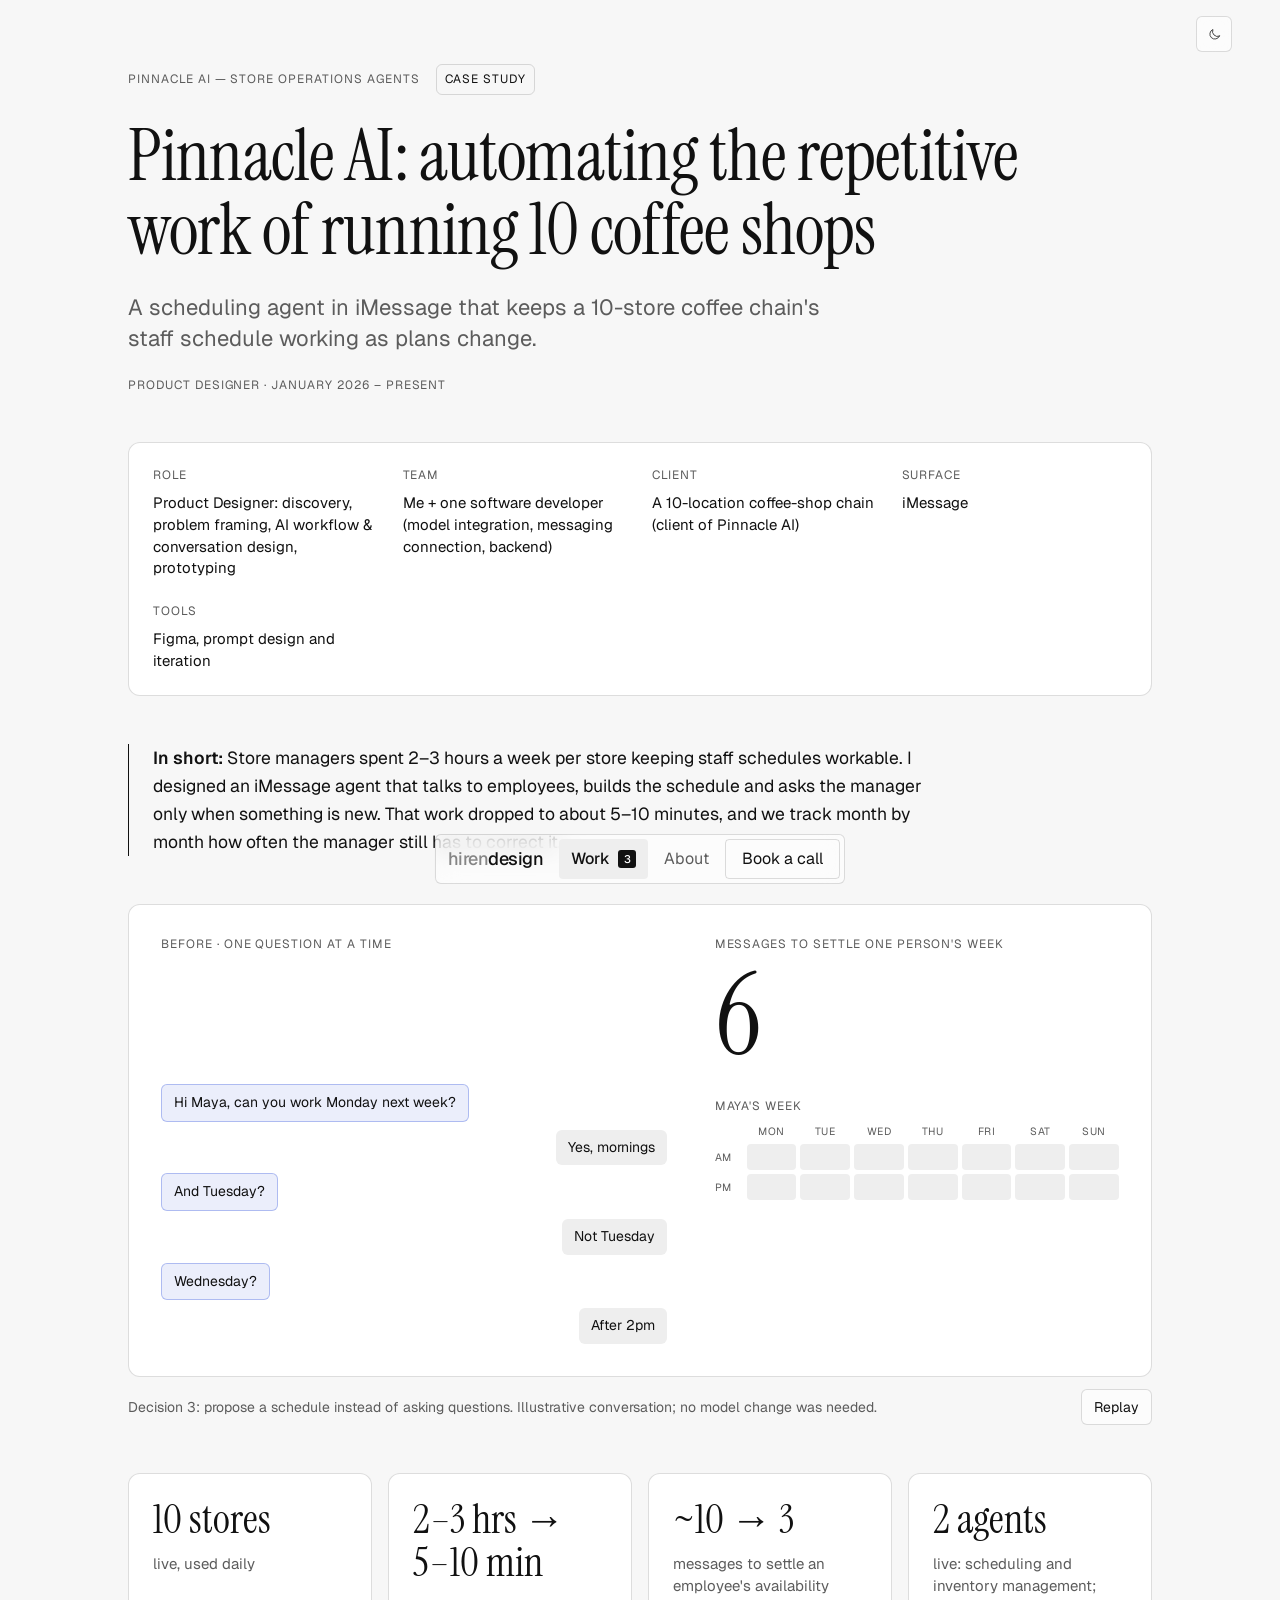
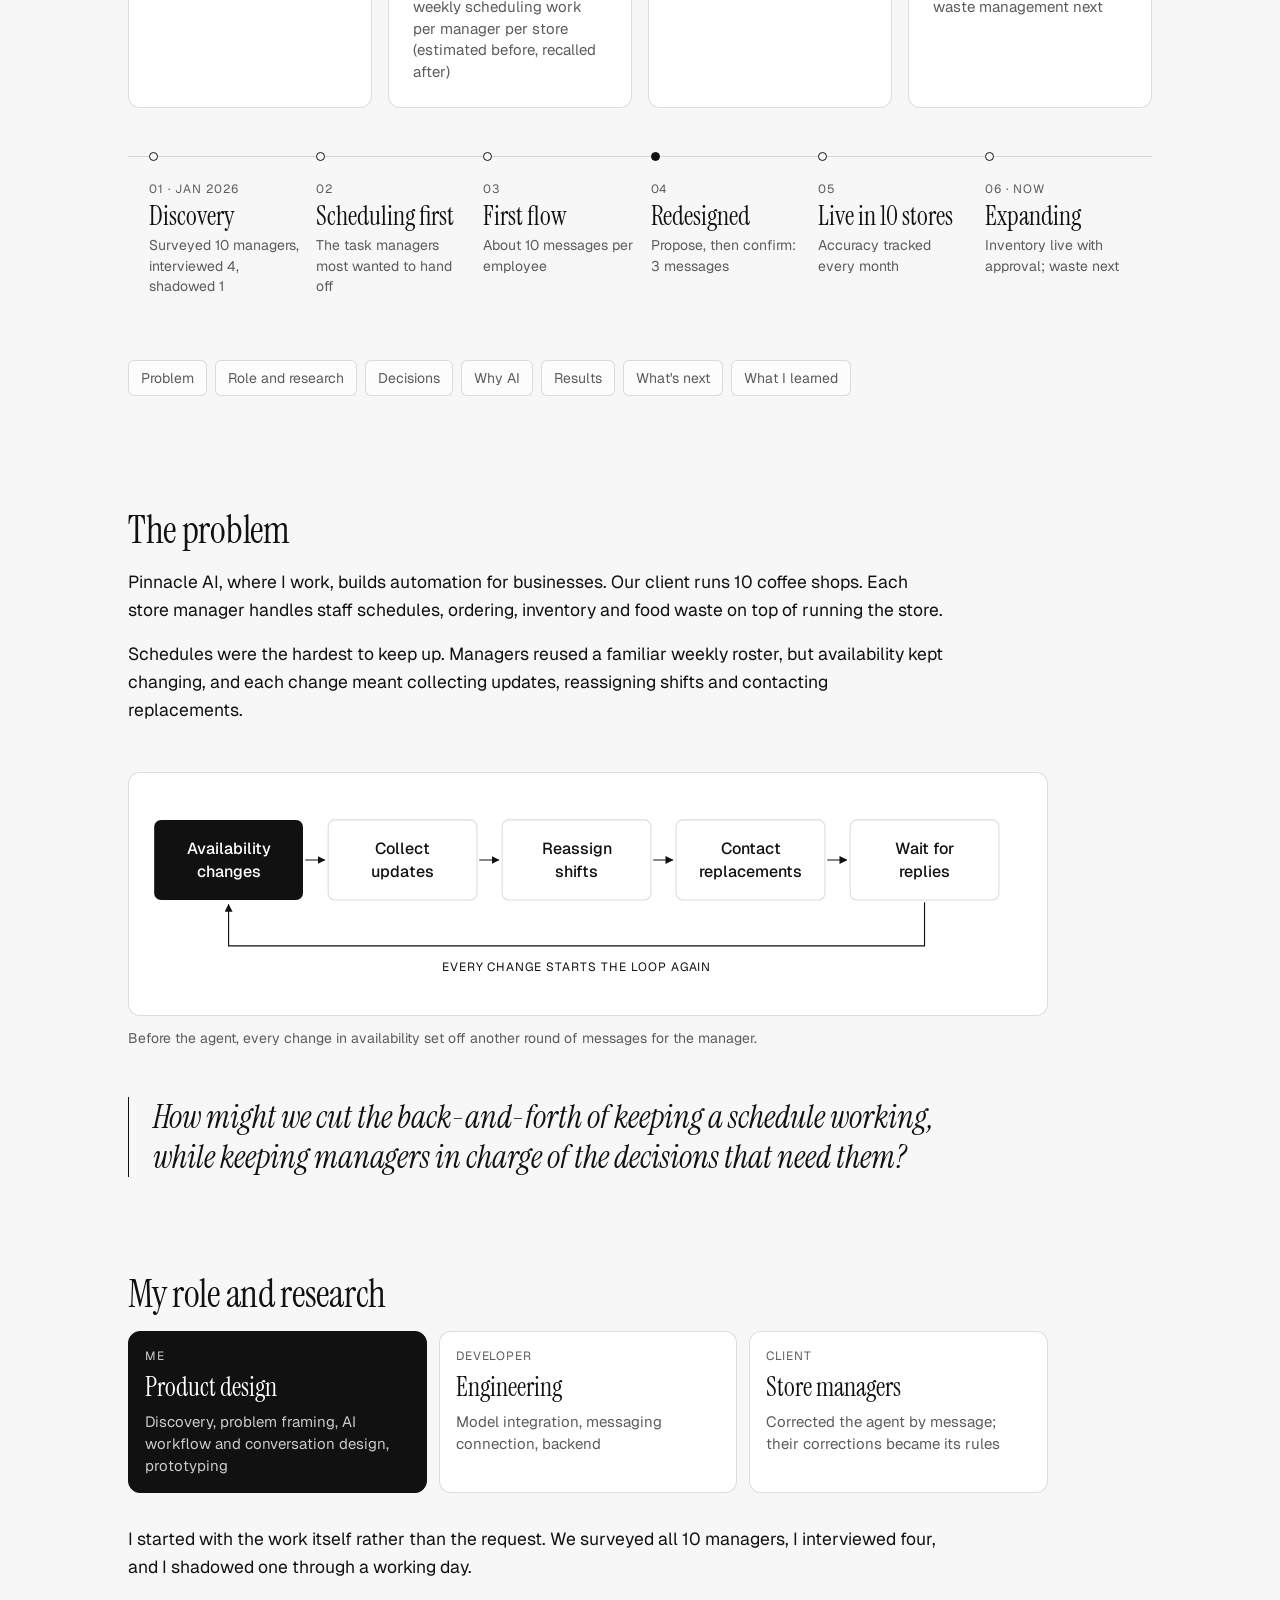
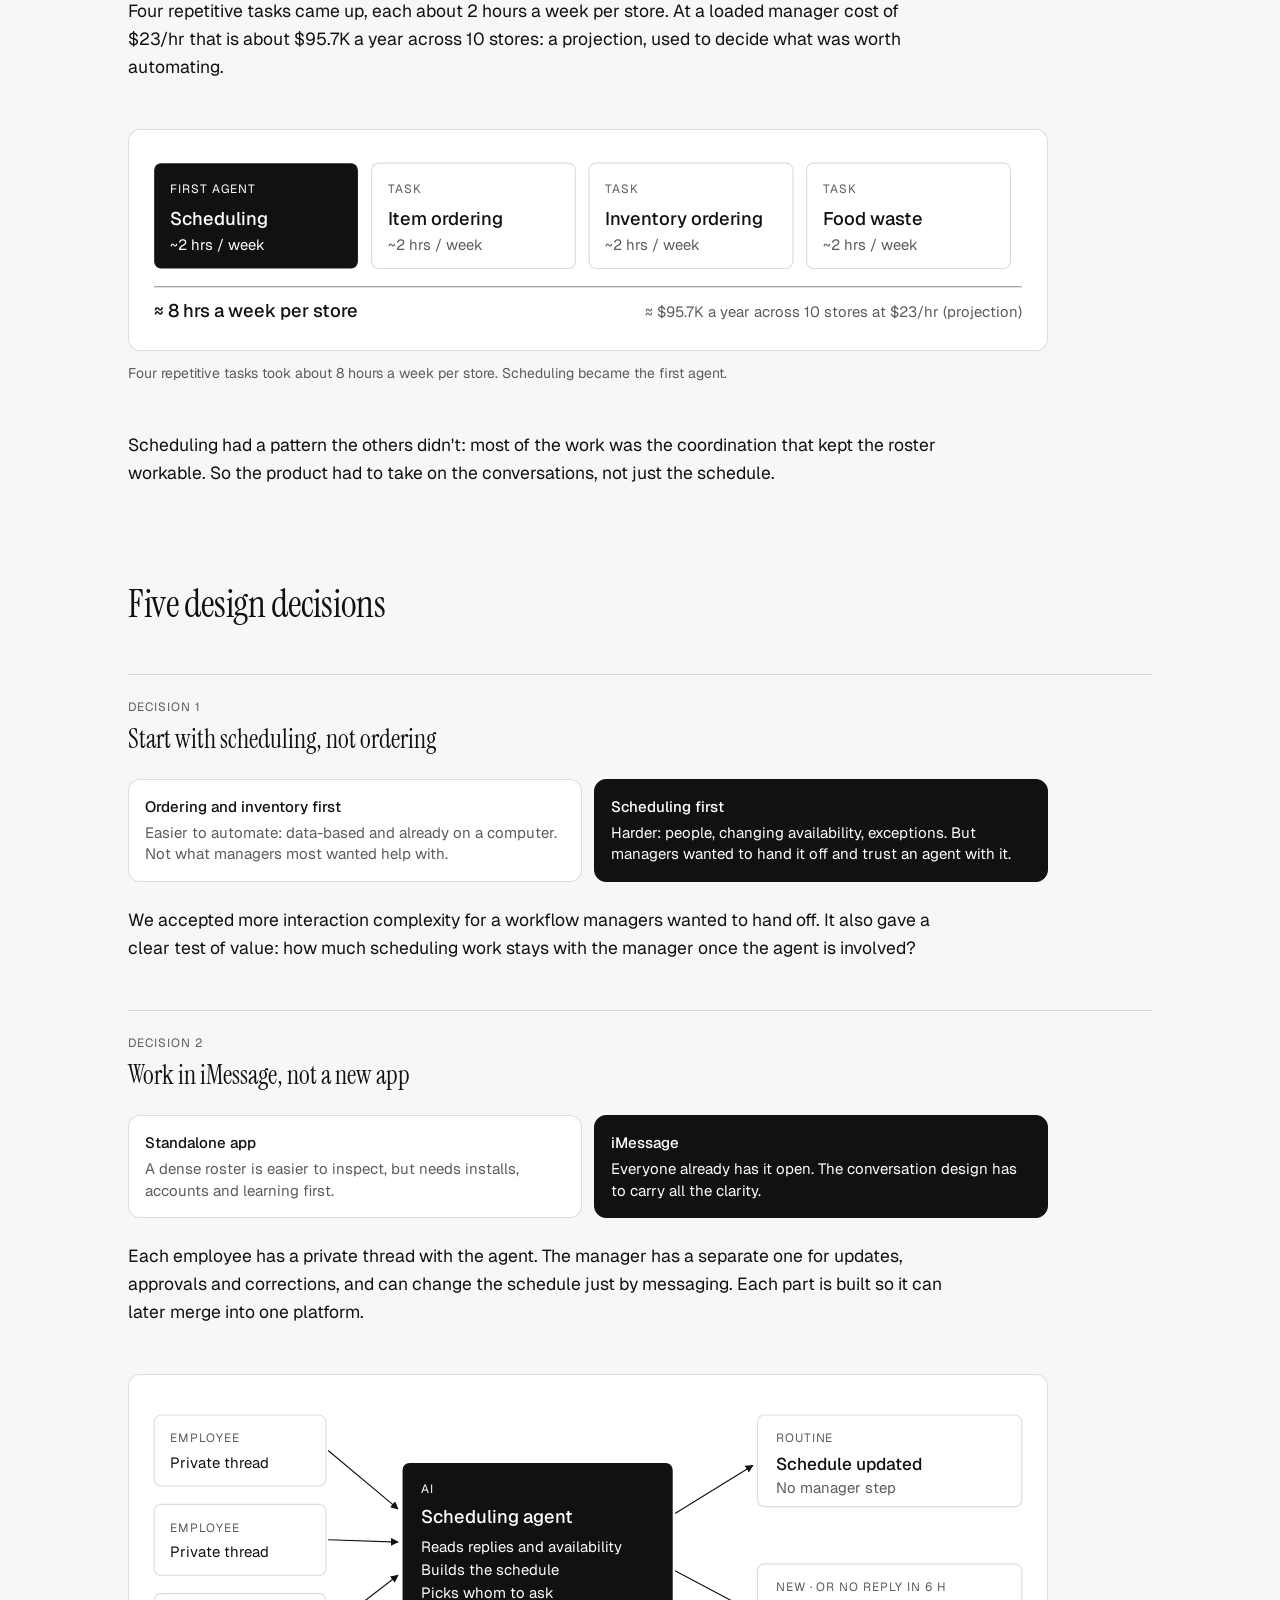
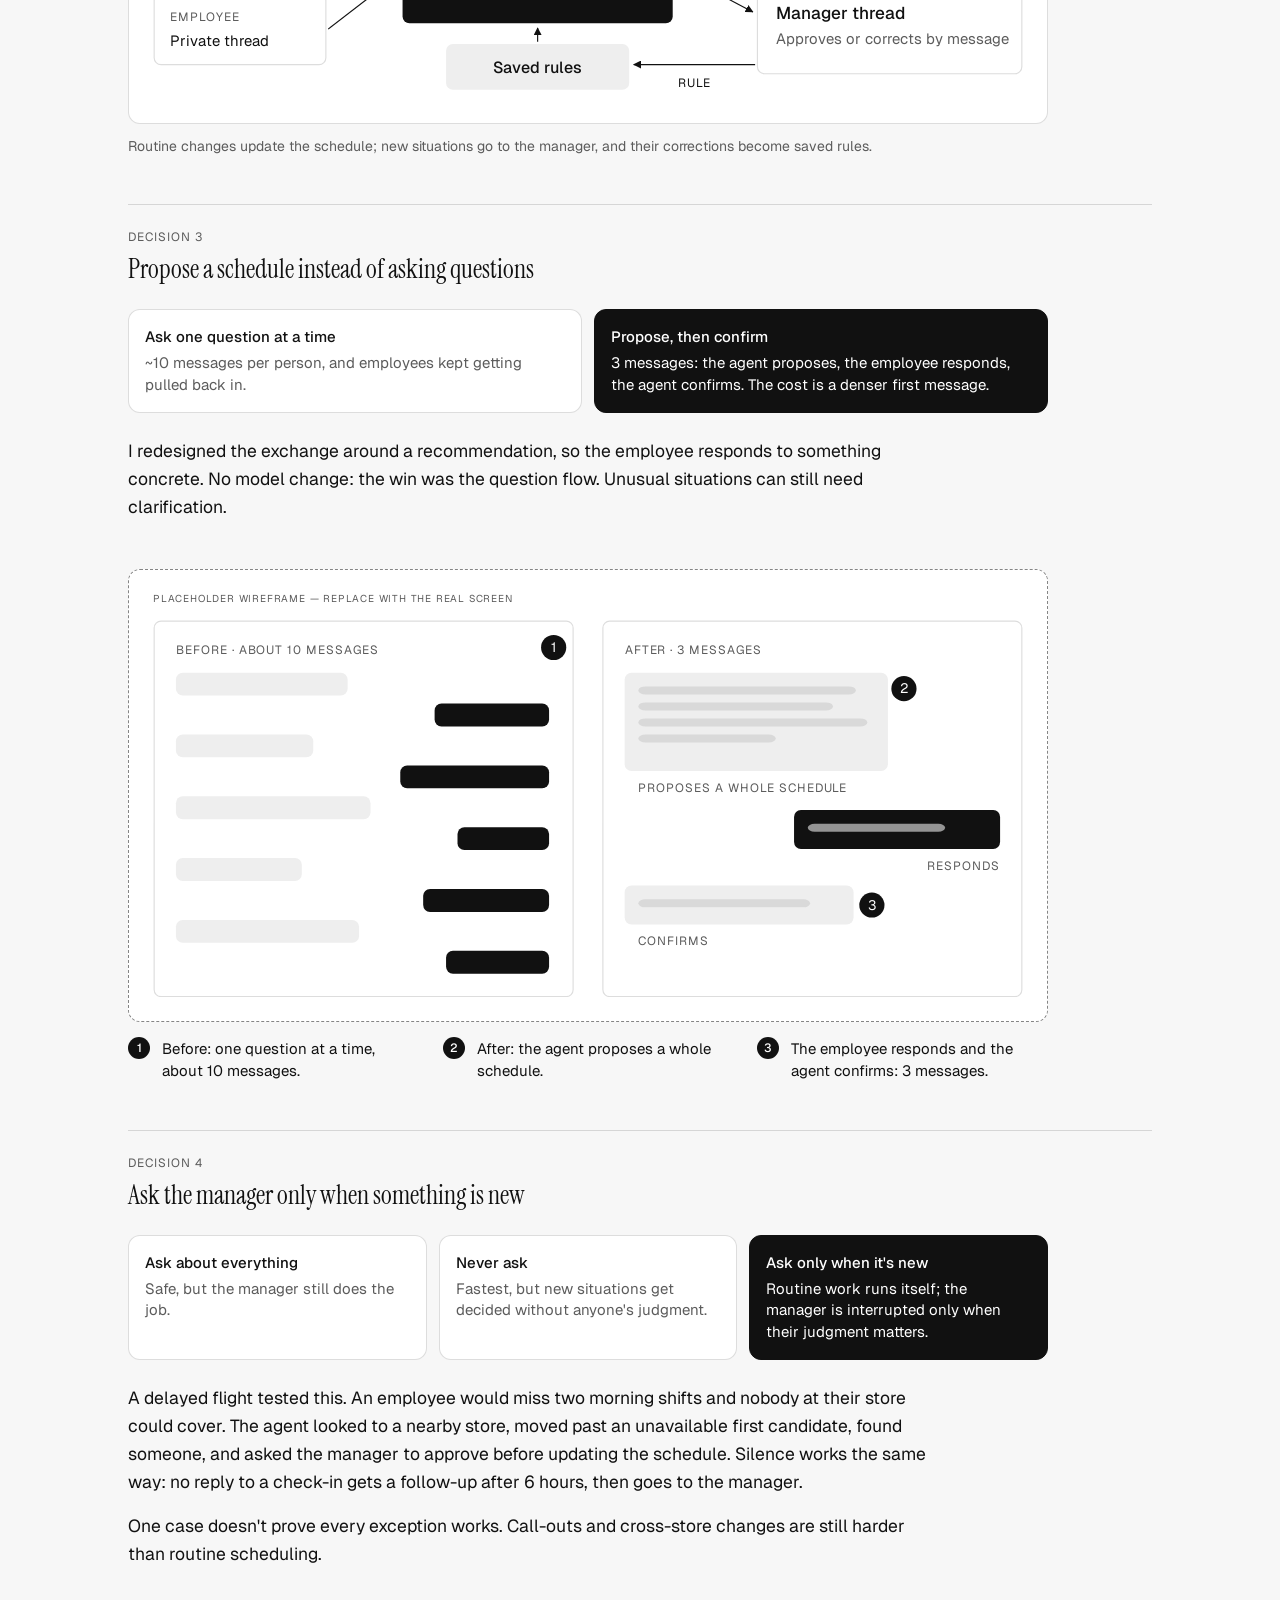
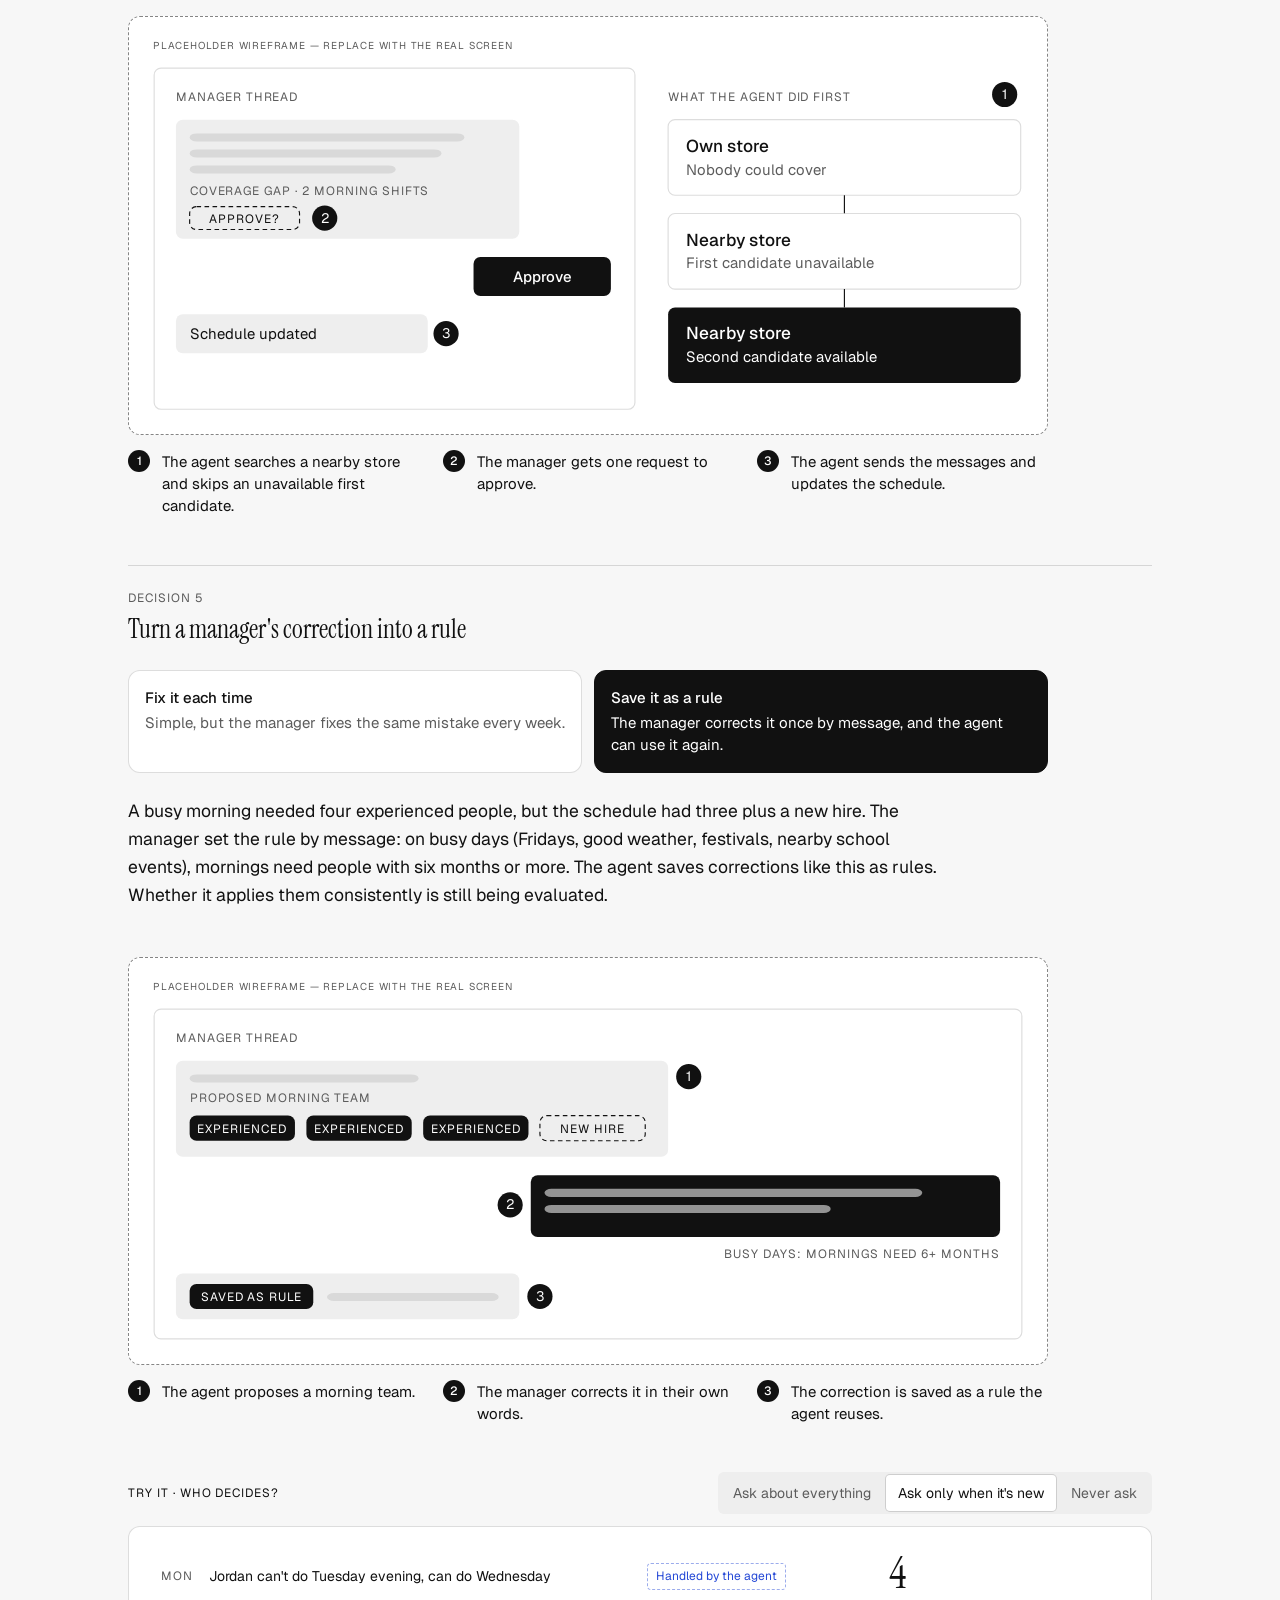
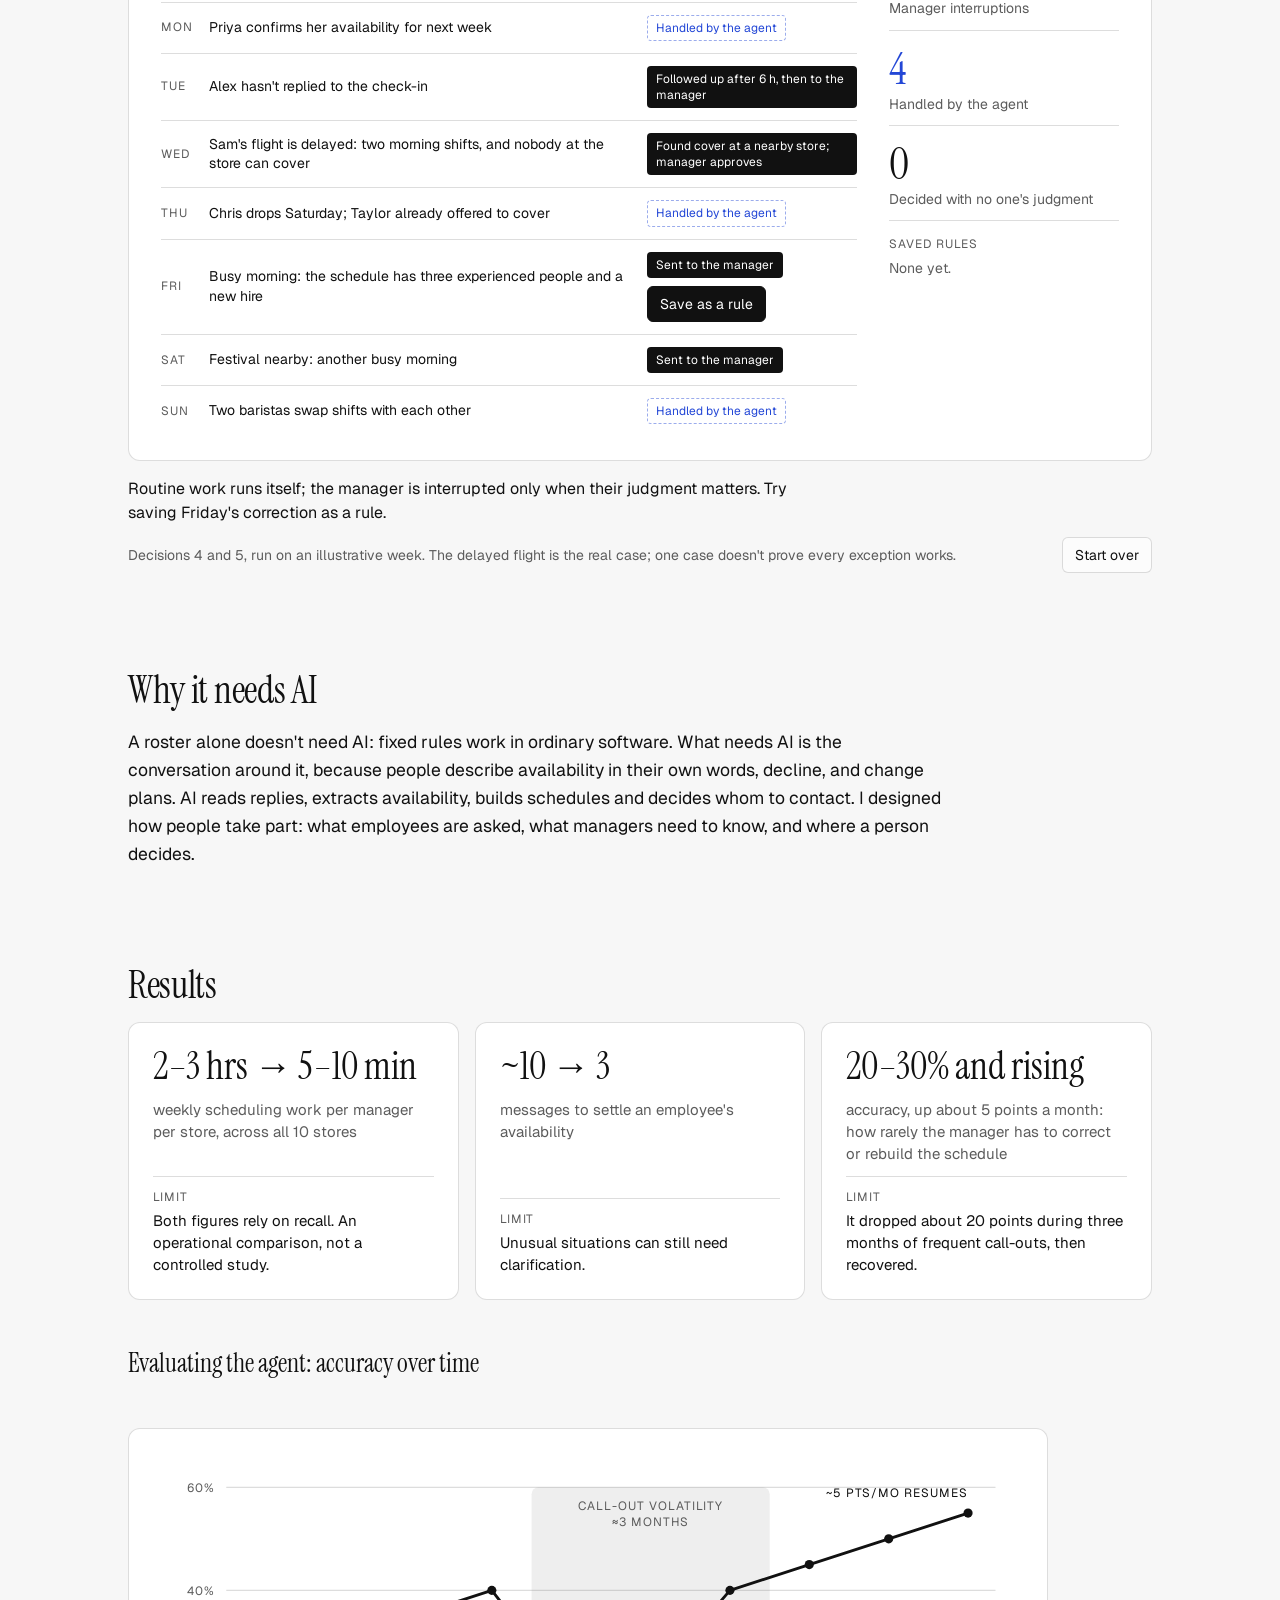
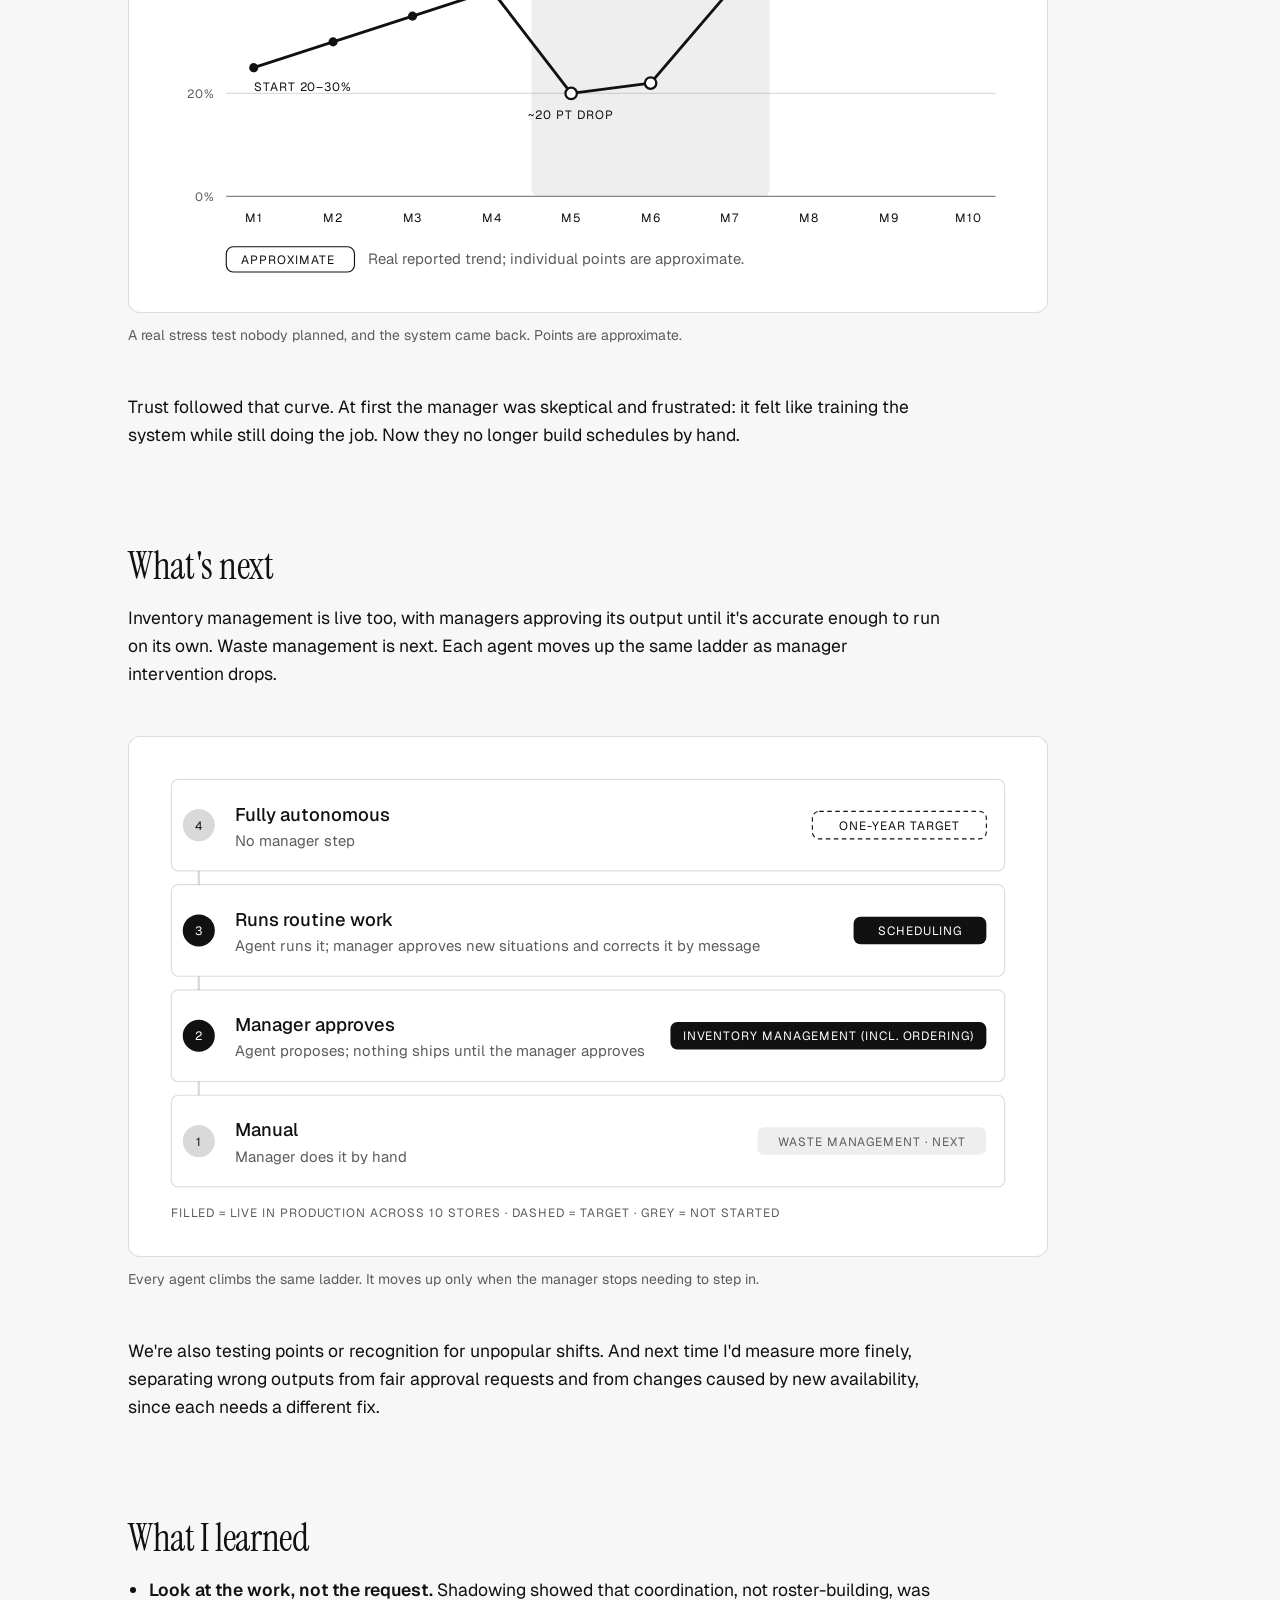
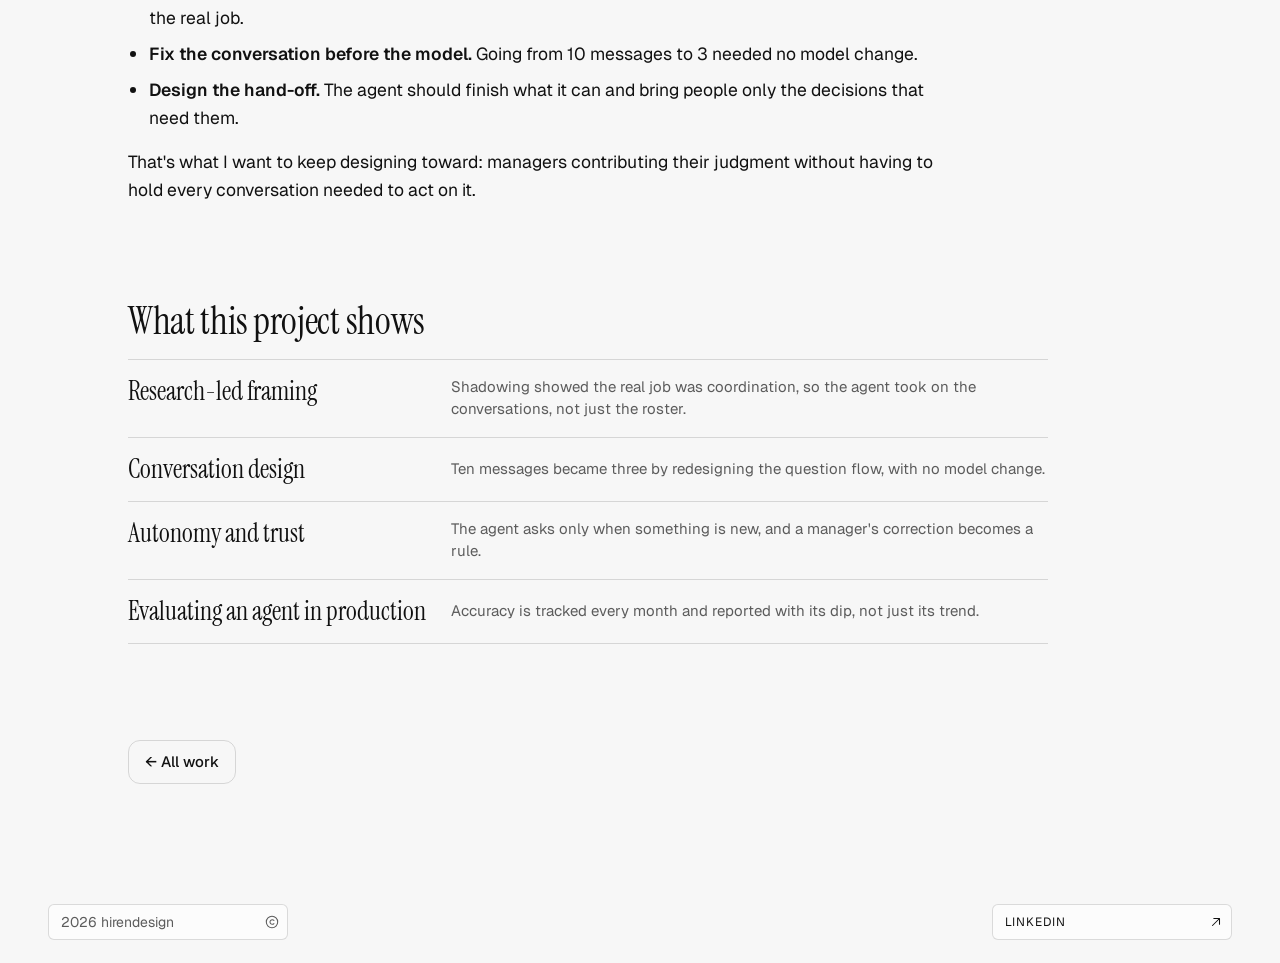
<file: work/pinnacle-ai/index.html>
<!doctype html>
<html lang="en">
<head>
  <meta charset="utf-8">
  <meta name="viewport" content="width=device-width, initial-scale=1">
  <title>Pinnacle AI — hirendesign</title>
  <meta name="description" content="Designing a scheduling agent in iMessage for a 10-location coffee chain: weekly scheduling work went from about 2–3 hours to 5–10 minutes per store.">
  <!-- link previews (LinkedIn, Slack, email) -->
  <meta property="og:type" content="article">
  <meta property="og:site_name" content="hirendesign">
  <meta property="og:title" content="Pinnacle AI — hirendesign">
  <meta property="og:description" content="Designing a scheduling agent in iMessage for a 10-location coffee chain: weekly scheduling work went from about 2–3 hours to 5–10 minutes per store.">
  <meta property="og:url" content="https://www.hirendhakecha.com/work/pinnacle-ai/">
  <meta property="og:image" content="https://www.hirendhakecha.com/assets/human-conductor-aura.png">
  <meta property="og:image:width" content="1024">
  <meta property="og:image:height" content="1536">
  <meta name="twitter:card" content="summary">
  <meta name="twitter:image" content="https://www.hirendhakecha.com/assets/human-conductor-aura.png">

  <link rel="icon" href="../../favicon.svg" type="image/svg+xml">
  <link rel="preconnect" href="https://fonts.googleapis.com">
  <link rel="preconnect" href="https://fonts.gstatic.com" crossorigin>
  <link rel="stylesheet" href="https://fonts.googleapis.com/css2?family=Geist:wght@400;500;600&family=Instrument+Serif:ital@0;1&display=swap">

  <link rel="stylesheet" href="../../design-system/tokens.css">
  <link rel="stylesheet" href="../../site.css">
  <script src="../../site.js"></script>
  <link rel="stylesheet" href="../article.css">
  <link rel="stylesheet" href="pinnacle.css">
  <script src="pinnacle.js" defer></script>
</head>
<body>

  <header class="site-header">
    <a class="wordmark" href="../../index.html" aria-label="hirendesign, home"><span class="wordmark__muted">hiren</span>design</a>
    <nav class="site-nav" id="site-nav" aria-label="Primary">
      <a class="site-nav__link site-nav__work" href="../../index.html#work" aria-current="true">Work <span class="site-nav__count" aria-hidden="true">3</span></a>
      <a class="site-nav__link" href="../../about/index.html">About</a>
      <a class="button button--quiet" href="../../book/index.html">Book<span class="site-header__long">&nbsp;a call</span></a>
    </nav>
  </header>
  <button class="theme-toggle theme-switch" type="button" aria-label="Switch theme">
    <svg class="theme-switch__moon" viewBox="0 0 24 24" width="14" height="14" aria-hidden="true"><path d="M20 14.5A8 8 0 0 1 9.5 4a8 8 0 1 0 10.5 10.5Z"/></svg>
    <svg class="theme-switch__sun" viewBox="0 0 24 24" width="14" height="14" aria-hidden="true"><circle cx="12" cy="12" r="4"/><path d="M12 2.5v2M12 19.5v2M2.5 12h2M19.5 12h2M5.3 5.3l1.4 1.4M17.3 17.3l1.4 1.4M5.3 18.7l1.4-1.4M17.3 6.7l1.4-1.4"/></svg>
  </button>

  <main>
    <div class="case-hero">
      <p class="case-hero__eyebrow">
        <span>Pinnacle AI — Store operations agents</span>
        <span class="case-hero__status">Case study</span>
      </p>
      <h1>Pinnacle AI: automating the repetitive work of running 10 coffee shops</h1>
      <p class="case-hero__dek">A scheduling agent in iMessage that keeps a 10-store coffee chain's staff schedule working as plans change.</p>
      <p class="case-hero__meta">Product Designer · January 2026 – present</p>

      <dl class="case-facts">
        <div><dt>Role</dt><dd>Product Designer: discovery, problem framing, AI workflow &amp; conversation design, prototyping</dd></div>
        <div><dt>Team</dt><dd>Me + one software developer (model integration, messaging connection, backend)</dd></div>
        <div><dt>Client</dt><dd>A 10-location coffee-shop chain (client of Pinnacle AI)</dd></div>
        <div><dt>Surface</dt><dd>iMessage</dd></div>
        <div><dt>Tools</dt><dd>Figma, prompt design and iteration</dd></div>
      </dl>

      <p class="case-hero__tldr"><strong>In short:</strong> Store managers spent 2–3 hours a week per store keeping staff schedules workable. I designed an iMessage agent that talks to employees, builds the schedule and asks the manager only when something is new. That work dropped to about 5–10 minutes, and we track month by month how often the manager still has to correct it.</p>
    </div>

    <article class="case-body">

      <!-- Opening: ~10 messages to 3, played as a thread (pinnacle.js) -->
      <div id="pa-intro" hidden></div>

      <div class="stat-grid">
        <div class="stat"><span class="stat__value">10 stores</span><span class="stat__label">live, used daily</span></div>
        <div class="stat"><span class="stat__value">2–3 hrs → 5–10 min</span><span class="stat__label">weekly scheduling work per manager per store (estimated before, recalled after)</span></div>
        <div class="stat"><span class="stat__value">~10 → 3</span><span class="stat__label">messages to settle an employee's availability</span></div>
        <div class="stat"><span class="stat__value">2 agents</span><span class="stat__label">live: scheduling and inventory management; waste management next</span></div>
      </div>

      <figure class="case-figure case-figure--wide">
        <ol class="timeline" aria-label="Project timeline, January 2026 to now">
          <li><span class="timeline__n">01 · Jan 2026</span><b>Discovery</b><span>Surveyed 10 managers, interviewed 4, shadowed 1</span></li>
          <li><span class="timeline__n">02</span><b>Scheduling first</b><span>The task managers most wanted to hand off</span></li>
          <li><span class="timeline__n">03</span><b>First flow</b><span>About 10 messages per employee</span></li>
          <li class="is-turn"><span class="timeline__n">04</span><b>Redesigned</b><span>Propose, then confirm: 3 messages</span></li>
          <li><span class="timeline__n">05</span><b>Live in 10 stores</b><span>Accuracy tracked every month</span></li>
          <li><span class="timeline__n">06 · Now</span><b>Expanding</b><span>Inventory live with approval; waste next</span></li>
        </ol>
      </figure>

      <nav class="case-index" aria-label="Sections">
        <div class="case-index__scroll">
          <a href="#problem">Problem</a>
          <a href="#research">Role and research</a>
          <a href="#decisions">Decisions</a>
          <a href="#ai">Why AI</a>
          <a href="#results">Results</a>
          <a href="#next">What's next</a>
          <a href="#learned">What I learned</a>
        </div>
      </nav>

      <!-- ========================================================= -->
      <h2 id="problem">The problem</h2>
      <p>Pinnacle AI, where I work, builds automation for businesses. Our client runs 10 coffee shops. Each store manager handles staff schedules, ordering, inventory and food waste on top of running the store.</p>
      <p>Schedules were the hardest to keep up. Managers reused a familiar weekly roster, but availability kept changing, and each change meant collecting updates, reassigning shifts and contacting replacements.</p>

      <figure class="case-figure" data-play>
        <div class="case-diagram">
          <svg viewBox="0 0 760 170" role="img" aria-labelledby="loop-t loop-d">
            <title id="loop-t">The scheduling coordination loop</title>
            <desc id="loop-d">Five steps in a row: availability changes, collect updates, reassign shifts, contact replacements, wait for replies. An arrow loops from the last step back to the first, because every change starts it again.</desc>
            <defs><marker id="loop-a" viewBox="0 0 10 10" refX="9" refY="5" markerWidth="7" markerHeight="7" orient="auto-start-reverse"><path class="d-ink" d="M0,0 L10,5 L0,10 z"/></marker></defs>
            <rect class="d-ink" x="1" y="20" width="130" height="70"/>
            <text class="d-title" x="66" y="50" text-anchor="middle" style="font-size:14px;fill:var(--paper)">Availability</text>
            <text class="d-title" x="66" y="70" text-anchor="middle" style="font-size:14px;fill:var(--paper)">changes</text>
            <line class="d-outline" x1="133" y1="55" x2="150" y2="55" marker-end="url(#loop-a)"/>
            <rect class="d-card" x="153" y="20" width="130" height="70"/>
            <text class="d-title" x="218" y="50" text-anchor="middle" style="font-size:14px">Collect</text>
            <text class="d-title" x="218" y="70" text-anchor="middle" style="font-size:14px">updates</text>
            <line class="d-outline" x1="285" y1="55" x2="302" y2="55" marker-end="url(#loop-a)"/>
            <rect class="d-card" x="305" y="20" width="130" height="70"/>
            <text class="d-title" x="370" y="50" text-anchor="middle" style="font-size:14px">Reassign</text>
            <text class="d-title" x="370" y="70" text-anchor="middle" style="font-size:14px">shifts</text>
            <line class="d-outline" x1="437" y1="55" x2="454" y2="55" marker-end="url(#loop-a)"/>
            <rect class="d-card" x="457" y="20" width="130" height="70"/>
            <text class="d-title" x="522" y="50" text-anchor="middle" style="font-size:14px">Contact</text>
            <text class="d-title" x="522" y="70" text-anchor="middle" style="font-size:14px">replacements</text>
            <line class="d-outline" x1="589" y1="55" x2="606" y2="55" marker-end="url(#loop-a)"/>
            <rect class="d-card" x="609" y="20" width="130" height="70"/>
            <text class="d-title" x="674" y="50" text-anchor="middle" style="font-size:14px">Wait for</text>
            <text class="d-title" x="674" y="70" text-anchor="middle" style="font-size:14px">replies</text>
            <polyline class="d-outline" points="674,92 674,130 66,130 66,94" marker-end="url(#loop-a)"/>
            <text class="d-label d-label--ink" x="370" y="152" text-anchor="middle">EVERY CHANGE STARTS THE LOOP AGAIN</text>
          </svg>
        </div>
        <figcaption>Before the agent, every change in availability set off another round of messages for the manager.</figcaption>
      </figure>

      <blockquote><p>How might we cut the back-and-forth of keeping a schedule working, while keeping managers in charge of the decisions that need them?</p></blockquote>

      <!-- ========================================================= -->
      <h2 id="research">My role and research</h2>

      <div class="team-strip">
        <div class="team-strip__who is-me"><span>Me</span><b>Product design</b><p>Discovery, problem framing, AI workflow and conversation design, prototyping</p></div>
        <div class="team-strip__who"><span>Developer</span><b>Engineering</b><p>Model integration, messaging connection, backend</p></div>
        <div class="team-strip__who"><span>Client</span><b>Store managers</b><p>Corrected the agent by message; their corrections became its rules</p></div>
      </div>

      <p>I started with the work itself rather than the request. We surveyed all 10 managers, I interviewed four, and I shadowed one through a working day.</p>
      <p>Four repetitive tasks came up, each about 2 hours a week per store. At a loaded manager cost of $23/hr that is about $95.7K a year across 10 stores: a projection, used to decide what was worth automating.</p>

      <figure class="case-figure" data-play>
        <div class="case-diagram">
          <svg viewBox="0 0 760 150" role="img" aria-labelledby="task-t task-d">
            <title id="task-t">Four repetitive tasks per store</title>
            <desc id="task-d">Four tasks, each about 2 hours a week per store: scheduling, which became the first agent, item ordering, inventory ordering and food waste. Together about 8 hours a week per store, or about 95.7 thousand dollars a year across 10 stores, a projection at 23 dollars an hour.</desc>
            <rect class="d-ink" x="1" y="8" width="178" height="92"/>
            <text class="d-label d-label--paper" x="15" y="34">FIRST AGENT</text>
            <text class="d-title" x="15" y="62" style="fill:var(--paper)">Scheduling</text>
            <text class="d-body" x="15" y="84" style="fill:var(--paper)">~2 hrs / week</text>
            <rect class="d-card" x="191" y="8" width="178" height="92"/>
            <text class="d-label" x="205" y="34">TASK</text>
            <text class="d-title" x="205" y="62">Item ordering</text>
            <text class="d-body" x="205" y="84">~2 hrs / week</text>
            <rect class="d-card" x="381" y="8" width="178" height="92"/>
            <text class="d-label" x="395" y="34">TASK</text>
            <text class="d-title" x="395" y="62">Inventory ordering</text>
            <text class="d-body" x="395" y="84">~2 hrs / week</text>
            <rect class="d-card" x="571" y="8" width="178" height="92"/>
            <text class="d-label" x="585" y="34">TASK</text>
            <text class="d-title" x="585" y="62">Food waste</text>
            <text class="d-body" x="585" y="84">~2 hrs / week</text>
            <line class="d-axis" x1="1" y1="116" x2="759" y2="116"/>
            <text class="d-title" x="1" y="142">≈ 8 hrs a week per store</text>
            <text class="d-body" x="759" y="142" text-anchor="end">≈ $95.7K a year across 10 stores at $23/hr (projection)</text>
          </svg>
        </div>
        <figcaption>Four repetitive tasks took about 8 hours a week per store. Scheduling became the first agent.</figcaption>
      </figure>

      <p>Scheduling had a pattern the others didn't: most of the work was the coordination that kept the roster workable. So the product had to take on the conversations, not just the schedule.</p>

      <!-- ========================================================= -->
      <h2 id="decisions">Five design decisions</h2>

      <section class="decision">
        <span class="decision__label">Decision 1</span>
        <h3>Start with scheduling, not ordering</h3>
        <ul class="decision__options">
          <li><b>Ordering and inventory first</b>Easier to automate: data-based and already on a computer. Not what managers most wanted help with.</li>
          <li class="is-chosen"><b>Scheduling first</b>Harder: people, changing availability, exceptions. But managers wanted to hand it off and trust an agent with it.</li>
        </ul>
        <p>We accepted more interaction complexity for a workflow managers wanted to hand off. It also gave a clear test of value: how much scheduling work stays with the manager once the agent is involved?</p>
      </section>

      <section class="decision">
        <span class="decision__label">Decision 2</span>
        <h3>Work in iMessage, not a new app</h3>
        <ul class="decision__options">
          <li><b>Standalone app</b>A dense roster is easier to inspect, but needs installs, accounts and learning first.</li>
          <li class="is-chosen"><b>iMessage</b>Everyone already has it open. The conversation design has to carry all the clarity.</li>
        </ul>
        <p>Each employee has a private thread with the agent. The manager has a separate one for updates, approvals and corrections, and can change the schedule just by messaging. Each part is built so it can later merge into one platform.</p>
      </section>

      <figure class="case-figure" data-play>
        <div class="case-diagram">
          <svg viewBox="0 0 760 262" role="img" aria-labelledby="how-t how-d">
            <title id="how-t">How the scheduling agent works</title>
            <desc id="how-d">Three employee threads feed the scheduling agent, which reads replies, extracts availability, builds the schedule and decides whom to contact. Routine changes update the schedule with no manager step. New situations, or an employee who does not reply within 6 hours, go to the manager thread for approval or correction. Manager corrections become saved rules that the agent uses again.</desc>
            <defs><marker id="how-a" viewBox="0 0 10 10" refX="9" refY="5" markerWidth="7" markerHeight="7" orient="auto-start-reverse"><path class="d-ink" d="M0,0 L10,5 L0,10 z"/></marker></defs>
            <rect class="d-card" x="1" y="14" width="150" height="62"/>
            <text class="d-label" x="15" y="38">EMPLOYEE</text>
            <text class="d-body" x="15" y="60" style="fill:var(--ink)">Private thread</text>
            <line class="d-outline" x1="153" y1="45" x2="214" y2="96" marker-end="url(#how-a)"/>
            <rect class="d-card" x="1" y="92" width="150" height="62"/>
            <text class="d-label" x="15" y="116">EMPLOYEE</text>
            <text class="d-body" x="15" y="138" style="fill:var(--ink)">Private thread</text>
            <line class="d-outline" x1="153" y1="123" x2="214" y2="125" marker-end="url(#how-a)"/>
            <rect class="d-card" x="1" y="170" width="150" height="62"/>
            <text class="d-label" x="15" y="194">EMPLOYEE</text>
            <text class="d-body" x="15" y="216" style="fill:var(--ink)">Private thread</text>
            <line class="d-outline" x1="153" y1="201" x2="214" y2="154" marker-end="url(#how-a)"/>
            <rect class="d-ink" x="218" y="56" width="236" height="140"/>
            <text class="d-label d-label--paper" x="234" y="82">AI</text>
            <text class="d-title" x="234" y="108" style="fill:var(--paper)">Scheduling agent</text>
            <text class="d-body" x="234" y="134" style="fill:var(--paper)">Reads replies and availability</text>
            <text class="d-body" x="234" y="154" style="fill:var(--paper)">Builds the schedule</text>
            <text class="d-body" x="234" y="174" style="fill:var(--paper)">Picks whom to ask</text>
            <rect class="d-soft" x="256" y="214" width="160" height="40"/>
            <text class="d-title" x="336" y="239" text-anchor="middle" style="font-size:14px">Saved rules</text>
            <line class="d-outline" x1="336" y1="212" x2="336" y2="200" marker-end="url(#how-a)"/>
            <rect class="d-card" x="528" y="14" width="231" height="80"/>
            <text class="d-label" x="544" y="38">ROUTINE</text>
            <text class="d-title" x="544" y="62" style="font-size:15px">Schedule updated</text>
            <text class="d-body" x="544" y="82">No manager step</text>
            <line class="d-outline" x1="456" y1="100" x2="524" y2="58" marker-end="url(#how-a)"/>
            <rect class="d-card" x="528" y="144" width="231" height="96"/>
            <text class="d-label" x="544" y="168">NEW · OR NO REPLY IN 6 H</text>
            <text class="d-title" x="544" y="192" style="font-size:15px">Manager thread</text>
            <text class="d-body" x="544" y="214">Approves or corrects by message</text>
            <line class="d-outline" x1="456" y1="150" x2="524" y2="186" marker-end="url(#how-a)"/>
            <line class="d-outline" x1="526" y1="232" x2="420" y2="232" marker-end="url(#how-a)"/>
            <text class="d-label d-label--ink" x="473" y="252" text-anchor="middle">RULE</text>
          </svg>
        </div>
        <figcaption>Routine changes update the schedule; new situations go to the manager, and their corrections become saved rules.</figcaption>
      </figure>

      <section class="decision">
        <span class="decision__label">Decision 3</span>
        <h3>Propose a schedule instead of asking questions</h3>
        <ul class="decision__options">
          <li><b>Ask one question at a time</b>~10 messages per person, and employees kept getting pulled back in.</li>
          <li class="is-chosen"><b>Propose, then confirm</b>3 messages: the agent proposes, the employee responds, the agent confirms. The cost is a denser first message.</li>
        </ul>
        <p>I redesigned the exchange around a recommendation, so the employee responds to something concrete. No model change: the win was the question flow. Unusual situations can still need clarification.</p>
      </section>

      <figure class="case-figure">
        <!-- PLACEHOLDER WIREFRAME: replace the whole .case-diagram with the redrawn, anonymized mockup; keep the callouts. -->
        <div class="case-diagram is-placeholder">
          <svg viewBox="0 0 760 330" role="img" aria-labelledby="w1-t w1-d">
            <title id="w1-t">The check-in, before and after (placeholder wireframe)</title>
            <desc id="w1-d">Two message threads side by side. Before: about ten short messages going back and forth. After: three messages, where the agent proposes a whole schedule, the employee responds and the agent confirms.</desc>
            <rect class="d-card" x="1" y="1" width="366" height="328"/>
            <rect class="d-card" x="393" y="1" width="366" height="328"/>
            <text class="d-label" x="20" y="30">BEFORE · ABOUT 10 MESSAGES</text>
            <text class="d-label" x="412" y="30">AFTER · 3 MESSAGES</text>
            <rect class="d-soft" x="20" y="46" width="150" height="20"/>
            <rect class="d-ink" x="246" y="73" width="100" height="20"/>
            <rect class="d-soft" x="20" y="100" width="120" height="20"/>
            <rect class="d-ink" x="216" y="127" width="130" height="20"/>
            <rect class="d-soft" x="20" y="154" width="170" height="20"/>
            <rect class="d-ink" x="266" y="181" width="80" height="20"/>
            <rect class="d-soft" x="20" y="208" width="110" height="20"/>
            <rect class="d-ink" x="236" y="235" width="110" height="20"/>
            <rect class="d-soft" x="20" y="262" width="160" height="20"/>
            <rect class="d-ink" x="256" y="289" width="90" height="20"/>
            <rect class="d-soft" x="412" y="46" width="230" height="86"/>
            <rect class="d-muted" x="424" y="58" width="190" height="7"/>
            <rect class="d-muted" x="424" y="72" width="170" height="7"/>
            <rect class="d-muted" x="424" y="86" width="200" height="7"/>
            <rect class="d-muted" x="424" y="100" width="120" height="7"/>
            <text class="d-label" x="424" y="150">PROPOSES A WHOLE SCHEDULE</text>
            <rect class="d-ink" x="560" y="166" width="180" height="34"/>
            <rect x="572" y="178" width="120" height="7" style="fill:var(--paper);opacity:.55"/>
            <text class="d-label" x="740" y="218" text-anchor="end">RESPONDS</text>
            <rect class="d-soft" x="412" y="232" width="200" height="34"/>
            <rect class="d-muted" x="424" y="244" width="150" height="7"/>
            <text class="d-label" x="424" y="284">CONFIRMS</text>
            <circle class="d-ink" cx="350" cy="24" r="11"/><text class="d-label d-label--paper" x="350" y="28" text-anchor="middle" style="font-size:12px;letter-spacing:0">1</text>
            <circle class="d-ink" cx="656" cy="60" r="11"/><text class="d-label d-label--paper" x="656" y="64" text-anchor="middle" style="font-size:12px;letter-spacing:0">2</text>
            <circle class="d-ink" cx="628" cy="249" r="11"/><text class="d-label d-label--paper" x="628" y="253" text-anchor="middle" style="font-size:12px;letter-spacing:0">3</text>

          </svg>
        </div>
        <ol class="callouts"><li>Before: one question at a time, about 10 messages.</li><li>After: the agent proposes a whole schedule.</li><li>The employee responds and the agent confirms: 3 messages.</li></ol>
      </figure>

      <section class="decision">
        <span class="decision__label">Decision 4</span>
        <h3>Ask the manager only when something is new</h3>
        <ul class="decision__options">
          <li><b>Ask about everything</b>Safe, but the manager still does the job.</li>
          <li><b>Never ask</b>Fastest, but new situations get decided without anyone's judgment.</li>
          <li class="is-chosen"><b>Ask only when it's new</b>Routine work runs itself; the manager is interrupted only when their judgment matters.</li>
        </ul>
        <p>A delayed flight tested this. An employee would miss two morning shifts and nobody at their store could cover. The agent looked to a nearby store, moved past an unavailable first candidate, found someone, and asked the manager to approve before updating the schedule. Silence works the same way: no reply to a check-in gets a follow-up after 6 hours, then goes to the manager.</p>
        <p>One case doesn't prove every exception works. Call-outs and cross-store changes are still harder than routine scheduling.</p>
      </section>

      <figure class="case-figure">
        <!-- PLACEHOLDER WIREFRAME: replace the whole .case-diagram with the redrawn, anonymized mockup; keep the callouts. -->
        <div class="case-diagram is-placeholder">
          <svg viewBox="0 0 760 300" role="img" aria-labelledby="w2-t w2-d">
            <title id="w2-t">The delayed-flight swap (placeholder wireframe)</title>
            <desc id="w2-d">On the left, the manager thread: the agent reports a coverage gap of two morning shifts and asks for approval, the manager approves, the agent confirms the schedule is updated. On the right, what the agent did first: its own store had nobody, a nearby store first candidate was unavailable, a second candidate was available.</desc>
            <rect class="d-card" x="1" y="1" width="420" height="298"/>
            <text class="d-label" x="20" y="30">MANAGER THREAD</text>
            <rect class="d-soft" x="20" y="46" width="300" height="104"/>
            <rect class="d-muted" x="32" y="58" width="240" height="7"/>
            <rect class="d-muted" x="32" y="72" width="220" height="7"/>
            <rect class="d-muted" x="32" y="86" width="180" height="7"/>
            <text class="d-label" x="32" y="112">COVERAGE GAP · 2 MORNING SHIFTS</text>
            <rect x="32" y="122" width="96" height="20" style="fill:none;stroke:var(--ink);stroke-dasharray:4 3"/><text class="d-label d-label--ink" x="80" y="136" text-anchor="middle">APPROVE?</text>
            <rect class="d-ink" x="280" y="166" width="120" height="34"/>
            <text class="d-title" x="340" y="188" text-anchor="middle" style="font-size:13px;fill:var(--paper)">Approve</text>
            <rect class="d-soft" x="20" y="216" width="220" height="34"/>
            <text class="d-body" x="32" y="238" style="fill:var(--ink)">Schedule updated</text>
            <text class="d-label" x="450" y="30">WHAT THE AGENT DID FIRST</text>
            <rect class="d-card" x="450" y="46" width="308" height="66"/>
            <text class="d-title" x="466" y="74" style="font-size:15px">Own store</text><text class="d-body" x="466" y="94">Nobody could cover</text>
            <line class="d-outline" x1="604" y1="112" x2="604" y2="128"/>
            <rect class="d-card" x="450" y="128" width="308" height="66"/>
            <text class="d-title" x="466" y="156" style="font-size:15px">Nearby store</text><text class="d-body" x="466" y="176">First candidate unavailable</text>
            <line class="d-outline" x1="604" y1="194" x2="604" y2="210"/>
            <rect class="d-ink" x="450" y="210" width="308" height="66"/>
            <text class="d-title" x="466" y="238" style="font-size:15px;fill:var(--paper)">Nearby store</text><text class="d-body" x="466" y="258" style="fill:var(--paper)">Second candidate available</text>
            <circle class="d-ink" cx="744" cy="24" r="11"/><text class="d-label d-label--paper" x="744" y="28" text-anchor="middle" style="font-size:12px;letter-spacing:0">1</text>
            <circle class="d-ink" cx="150" cy="132" r="11"/><text class="d-label d-label--paper" x="150" y="136" text-anchor="middle" style="font-size:12px;letter-spacing:0">2</text>
            <circle class="d-ink" cx="256" cy="233" r="11"/><text class="d-label d-label--paper" x="256" y="237" text-anchor="middle" style="font-size:12px;letter-spacing:0">3</text>

          </svg>
        </div>
        <ol class="callouts"><li>The agent searches a nearby store and skips an unavailable first candidate.</li><li>The manager gets one request to approve.</li><li>The agent sends the messages and updates the schedule.</li></ol>
      </figure>

      <section class="decision">
        <span class="decision__label">Decision 5</span>
        <h3>Turn a manager's correction into a rule</h3>
        <ul class="decision__options">
          <li><b>Fix it each time</b>Simple, but the manager fixes the same mistake every week.</li>
          <li class="is-chosen"><b>Save it as a rule</b>The manager corrects it once by message, and the agent can use it again.</li>
        </ul>
        <p>A busy morning needed four experienced people, but the schedule had three plus a new hire. The manager set the rule by message: on busy days (Fridays, good weather, festivals, nearby school events), mornings need people with six months or more. The agent saves corrections like this as rules. Whether it applies them consistently is still being evaluated.</p>
      </section>

      <figure class="case-figure">
        <!-- PLACEHOLDER WIREFRAME: replace the whole .case-diagram with the redrawn, anonymized mockup; keep the callouts. -->
        <div class="case-diagram is-placeholder">
          <svg viewBox="0 0 760 290" role="img" aria-labelledby="w3-t w3-d">
            <title id="w3-t">The busy-day rule (placeholder wireframe)</title>
            <desc id="w3-d">The manager thread. The agent proposes a morning team of three experienced people and one new hire. The manager replies that busy days need people with six months or more in the morning. The agent confirms it is saved as a rule.</desc>
            <rect class="d-card" x="1" y="1" width="758" height="288"/>
            <text class="d-label" x="20" y="30">MANAGER THREAD</text>
            <rect class="d-soft" x="20" y="46" width="430" height="84"/>
            <rect class="d-muted" x="32" y="58" width="200" height="7"/>
            <text class="d-label" x="32" y="82">PROPOSED MORNING TEAM</text>
            <rect class="d-ink" x="32" y="94" width="92" height="22"/><text class="d-label d-label--paper" x="78" y="109" text-anchor="middle">EXPERIENCED</text>
            <rect class="d-ink" x="134" y="94" width="92" height="22"/><text class="d-label d-label--paper" x="180" y="109" text-anchor="middle">EXPERIENCED</text>
            <rect class="d-ink" x="236" y="94" width="92" height="22"/><text class="d-label d-label--paper" x="282" y="109" text-anchor="middle">EXPERIENCED</text>
            <rect x="338" y="94" width="92" height="22" style="fill:none;stroke:var(--ink);stroke-dasharray:4 3"/><text class="d-label d-label--ink" x="384" y="109" text-anchor="middle">NEW HIRE</text>
            <rect class="d-ink" x="330" y="146" width="410" height="54"/>
            <rect x="342" y="158" width="330" height="7" style="fill:var(--paper);opacity:.55"/>
            <rect x="342" y="172" width="250" height="7" style="fill:var(--paper);opacity:.55"/>
            <text class="d-label" x="740" y="218" text-anchor="end">BUSY DAYS: MORNINGS NEED 6+ MONTHS</text>
            <rect class="d-soft" x="20" y="232" width="300" height="40"/>
            <rect class="d-ink" x="32" y="241" width="108" height="22"/><text class="d-label d-label--paper" x="86" y="256" text-anchor="middle">SAVED AS RULE</text>
            <rect class="d-muted" x="152" y="249" width="150" height="7"/>
            <circle class="d-ink" cx="468" cy="60" r="11"/><text class="d-label d-label--paper" x="468" y="64" text-anchor="middle" style="font-size:12px;letter-spacing:0">1</text>
            <circle class="d-ink" cx="312" cy="172" r="11"/><text class="d-label d-label--paper" x="312" y="176" text-anchor="middle" style="font-size:12px;letter-spacing:0">2</text>
            <circle class="d-ink" cx="338" cy="252" r="11"/><text class="d-label d-label--paper" x="338" y="256" text-anchor="middle" style="font-size:12px;letter-spacing:0">3</text>

          </svg>
        </div>
        <ol class="callouts"><li>The agent proposes a morning team.</li><li>The manager corrects it in their own words.</li><li>The correction is saved as a rule the agent reuses.</li></ol>
      </figure>

      <!-- Try it: who decides? Decisions 4 and 5 as an interactive week (pinnacle.js) -->
      <div id="pa-try" hidden></div>

      <!-- ========================================================= -->
      <h2 id="ai">Why it needs AI</h2>
      <p>A roster alone doesn't need AI: fixed rules work in ordinary software. What needs AI is the conversation around it, because people describe availability in their own words, decline, and change plans. AI reads replies, extracts availability, builds schedules and decides whom to contact. I designed how people take part: what employees are asked, what managers need to know, and where a person decides.</p>

      <!-- ========================================================= -->
      <h2 id="results">Results</h2>
      <div class="result-grid">
        <div class="result">
          <b class="result__value">2–3 hrs → 5–10 min</b>
          <p class="result__label">weekly scheduling work per manager per store, across all 10 stores</p>
          <p class="result__caveat"><span>Limit</span>Both figures rely on recall. An operational comparison, not a controlled study.</p>
        </div>
        <div class="result">
          <b class="result__value">~10 → 3</b>
          <p class="result__label">messages to settle an employee's availability</p>
          <p class="result__caveat"><span>Limit</span>Unusual situations can still need clarification.</p>
        </div>
        <div class="result">
          <b class="result__value">20–30% and rising</b>
          <p class="result__label">accuracy, up about 5 points a month: how rarely the manager has to correct or rebuild the schedule</p>
          <p class="result__caveat"><span>Limit</span>It dropped about 20 points during three months of frequent call-outs, then recovered.</p>
        </div>
      </div>

      <h3>Evaluating the agent: accuracy over time</h3>

      <figure class="case-figure" data-play>
        <!-- APPROXIMATE: real reported trend; individual points are approximate. Swap in exact monthly values when available. -->
        <div class="case-diagram">
          <svg viewBox="0 0 760 380" role="img" aria-labelledby="acc-t acc-d">
            <title id="acc-t">Scheduling accuracy by month (approximate)</title>
            <desc id="acc-d">Line chart from the reported trend, with approximate points. Accuracy starts around 25 percent in month 1 and climbs about 5 points a month to 40 percent by month 4. During a three-month call-out volatility stretch it drops about 20 points for two months, then recovers and resumes climbing to about 55 percent by month 10.</desc>

            <rect class="d-soft" x="330.7" y="30" width="208" height="270"/>
            <text class="d-label" x="434.7" y="50" text-anchor="middle">CALL-OUT VOLATILITY</text>
            <text class="d-label" x="434.7" y="64" text-anchor="middle">≈3 MONTHS</text>

            <line class="d-grid" x1="64" y1="30" x2="736" y2="30"/>
            <line class="d-grid" x1="64" y1="120" x2="736" y2="120"/>
            <line class="d-grid" x1="64" y1="210" x2="736" y2="210"/>
            <line class="d-axis" x1="64" y1="300" x2="736" y2="300"/>
            <text class="d-label" x="54" y="34" text-anchor="end">60%</text>
            <text class="d-label" x="54" y="124" text-anchor="end">40%</text>
            <text class="d-label" x="54" y="214" text-anchor="end">20%</text>
            <text class="d-label" x="54" y="304" text-anchor="end">0%</text>

            <polyline class="d-line" points="88,187.5 157.3,165 226.7,142.5 296,120 365.3,210 434.7,201 504,120 573.3,97.5 642.7,75 712,52.5"/>
            <g class="d-ink">
              <circle cx="88" cy="187.5" r="4"/><circle cx="157.3" cy="165" r="4"/><circle cx="226.7" cy="142.5" r="4"/><circle cx="296" cy="120" r="4"/>
              <circle cx="504" cy="120" r="4"/><circle cx="573.3" cy="97.5" r="4"/><circle cx="642.7" cy="75" r="4"/><circle cx="712" cy="52.5" r="4"/>
            </g>
            <circle class="d-hollow" cx="365.3" cy="210" r="5"/>
            <circle class="d-hollow" cx="434.7" cy="201" r="5"/>

            <text class="d-label d-label--ink" x="88" y="208">START 20–30%</text>
            <text class="d-label d-label--ink" x="365.3" y="232" text-anchor="middle">~20 PT DROP</text>
            <text class="d-label d-label--ink" x="712" y="38" text-anchor="end">~5 PTS/MO RESUMES</text>

            <g class="d-label" text-anchor="middle">
              <text x="88" y="322">M1</text><text x="157.3" y="322">M2</text><text x="226.7" y="322">M3</text><text x="296" y="322">M4</text><text x="365.3" y="322">M5</text>
              <text x="434.7" y="322">M6</text><text x="504" y="322">M7</text><text x="573.3" y="322">M8</text><text x="642.7" y="322">M9</text><text x="712" y="322">M10</text>
            </g>

            <rect class="d-outline" x="64" y="344" width="112" height="22" rx="11"/>
            <text class="d-label d-label--ink" x="118" y="359" text-anchor="middle">APPROXIMATE</text>
            <text class="d-body" x="188" y="359">Real reported trend; individual points are approximate.</text>
          </svg>
        </div>
        <figcaption>A real stress test nobody planned, and the system came back. Points are approximate.</figcaption>
      </figure>

      <p>Trust followed that curve. At first the manager was skeptical and frustrated: it felt like training the system while still doing the job. Now they no longer build schedules by hand.</p>

      <!-- ========================================================= -->
      <h2 id="next">What's next</h2>
      <p>Inventory management is live too, with managers approving its output until it's accurate enough to run on its own. Waste management is next. Each agent moves up the same ladder as manager intervention drops.</p>

      <figure class="case-figure" data-play>
        <div class="case-diagram">
          <svg viewBox="0 0 760 412" role="img" aria-labelledby="lad-t lad-d">
            <title id="lad-t">The autonomy ladder</title>
            <desc id="lad-d">Four rungs of agent autonomy. Rung 4, fully autonomous, is the one-year target. Rung 3, runs routine work and the manager approves new situations: scheduling. Rung 2, manager approves: inventory management, which includes item ordering. Rung 1, manual: waste management, not started.</desc>

            <line class="d-rail" x1="40" y1="56" x2="40" y2="332"/>

            <!-- 4 · Fully autonomous (target) -->
            <rect class="d-card" x="16" y="16" width="728" height="80"/>
            <circle class="d-muted" cx="40" cy="56" r="14"/>
            <text class="d-label d-label--ink" x="40" y="60" text-anchor="middle">4</text>
            <text class="d-title" x="72" y="52">Fully autonomous</text>
            <text class="d-body" x="72" y="74">No manager step</text>
            <rect class="d-dashed" x="576" y="44" width="152" height="24" rx="12"/>
            <text class="d-label d-label--ink" x="652" y="60" text-anchor="middle">ONE-YEAR TARGET</text>

            <!-- 3 · Runs routine work -->
            <rect class="d-card" x="16" y="108" width="728" height="80"/>
            <circle class="d-ink" cx="40" cy="148" r="14"/>
            <text class="d-label d-label--paper" x="40" y="152" text-anchor="middle">3</text>
            <text class="d-title" x="72" y="144">Runs routine work</text>
            <text class="d-body" x="72" y="166">Agent runs it; manager approves new situations and corrects it by message</text>
            <rect class="d-ink" x="612" y="136" width="116" height="24" rx="12"/>
            <text class="d-label d-label--paper" x="670" y="152" text-anchor="middle">SCHEDULING</text>

            <!-- 2 · Manager approves -->
            <rect class="d-card" x="16" y="200" width="728" height="80"/>
            <circle class="d-ink" cx="40" cy="240" r="14"/>
            <text class="d-label d-label--paper" x="40" y="244" text-anchor="middle">2</text>
            <text class="d-title" x="72" y="236">Manager approves</text>
            <text class="d-body" x="72" y="258">Agent proposes; nothing ships until the manager approves</text>
            <rect class="d-ink" x="452" y="228" width="276" height="24" rx="12"/>
            <text class="d-label d-label--paper" x="590" y="244" text-anchor="middle">INVENTORY MANAGEMENT (INCL. ORDERING)</text>

            <!-- 1 · Manual -->
            <rect class="d-card" x="16" y="292" width="728" height="80"/>
            <circle class="d-muted" cx="40" cy="332" r="14"/>
            <text class="d-label d-label--ink" x="40" y="336" text-anchor="middle">1</text>
            <text class="d-title" x="72" y="328">Manual</text>
            <text class="d-body" x="72" y="350">Manager does it by hand</text>
            <rect class="d-soft" x="528" y="320" width="200" height="24" rx="12"/>
            <text class="d-label" x="628" y="336" text-anchor="middle">WASTE MANAGEMENT · NEXT</text>

            <text class="d-label" x="16" y="398">FILLED = LIVE IN PRODUCTION ACROSS 10 STORES · DASHED = TARGET · GREY = NOT STARTED</text>
          </svg>
        </div>
        <figcaption>Every agent climbs the same ladder. It moves up only when the manager stops needing to step in.</figcaption>
      </figure>

      <p>We're also testing points or recognition for unpopular shifts. And next time I'd measure more finely, separating wrong outputs from fair approval requests and from changes caused by new availability, since each needs a different fix.</p>

      <!-- PROTOTYPE RECORDING: user to add a live/recorded prototype here -->


      <!-- ========================================================= -->
      <h2 id="learned">What I learned</h2>
      <ul>
        <li><strong>Look at the work, not the request.</strong> Shadowing showed that coordination, not roster-building, was the real job.</li>
        <li><strong>Fix the conversation before the model.</strong> Going from 10 messages to 3 needed no model change.</li>
        <li><strong>Design the hand-off.</strong> The agent should finish what it can and bring people only the decisions that need them.</li>
      </ul>
      <p>That's what I want to keep designing toward: managers contributing their judgment without having to hold every conversation needed to act on it.</p>

      <h2 id="shows">What this project shows</h2>
      <dl class="shows">
        <div><dt>Research-led framing</dt><dd>Shadowing showed the real job was coordination, so the agent took on the conversations, not just the roster.</dd></div>
        <div><dt>Conversation design</dt><dd>Ten messages became three by redesigning the question flow, with no model change.</dd></div>
        <div><dt>Autonomy and trust</dt><dd>The agent asks only when something is new, and a manager's correction becomes a rule.</dd></div>
        <div><dt>Evaluating an agent in production</dt><dd>Accuracy is tracked every month and reported with its dip, not just its trend.</dd></div>
      </dl>

</article>

    <div class="case-footer">
      <a href="../../index.html#work">&larr; All work</a>
    </div>
  </main>

  <footer class="site-footer">
    <p class="foot-chip">
      <span>2026 hirendesign</span>
      <svg viewBox="0 0 16 16" width="14" height="14" aria-hidden="true"><circle cx="8" cy="8" r="6.5"/><path d="M10.2 6.2a2.6 2.6 0 1 0 0 3.6"/></svg>
    </p>
    <a class="foot-chip foot-chip--link" href="https://www.linkedin.com/in/hirendhakecha" rel="me">
      <span>LinkedIn</span>
      <svg viewBox="0 0 16 16" width="14" height="14" aria-hidden="true"><path d="M4 12L12 4M5.5 4H12v6.5"/></svg>
    </a>
  </footer>

</body>
</html>
</file>
<file: design-system/tokens.css>
/* ============================================================
   hirendesign design tokens — v1 (draft, 2026-11-16)

   Status of each group is marked DECIDED or PROPOSED.
   Rationale and open questions: README.md in this folder.
   Linked by every page, before site.css.
   ============================================================ */

:root,
[data-theme="light"]{
  color-scheme: light;

  /* ---- color · APPROVED 2026-11-16 (accent hue is a placeholder) ----
     Pure neutral black and white (no warm or cool tint). Six steps from ground to ink.
     Text pairs meet WCAG AA on every ground; --ink-3 is for large
     text, icons and control borders only (3:1). */
  --bg:#f7f7f7;            /* page ground */
  --surface:#ffffff;       /* cards, panels */
  --sunk:#eeeeee;          /* quiet fills, diagram bands */
  --ink:#111111;           /* text, primary buttons */
  --ink-2:#5c5c5c;         /* secondary text, captions, labels */
  --ink-3:#858585;         /* placeholder, icons, control borders */
  --line:rgba(17,17,17,.14); /* hairlines, card borders */
  --on-ink:#ffffff;        /* text on an ink fill */

  /* One accent. Blue is a placeholder hue "for now" (owner, 2026-11-16).
     Used for links, focus and one highlighted action per view. */
  --accent:#2347d6;
  --on-accent:#ffffff;

  /* Status: only inside agent-interface components. */
  --working:#7a5200;  --working-bg:#f6ecd6;
  --done:#256238;     --done-bg:#e2efe4;
  --review:#5a3ea6;   --review-bg:#ece7f8;
  --failed:#a03325;   --failed-bg:#f7e3df;
}

[data-theme="dark"]{
  color-scheme: dark;
  --bg:#0f0f0f;
  --surface:#181818;
  --sunk:#212121;
  --ink:#f2f2f2;
  --ink-2:#a6a6a6;
  --ink-3:#7a7a7a;
  --line:rgba(242,242,242,.16);
  --on-ink:#0f0f0f;
  --accent:#8fa8ff;
  --on-accent:#0f0f0f;
  --working:#e3b65c;  --working-bg:#2e2610;
  --done:#82c493;     --done-bg:#15281a;
  --review:#bba6f0;   --review-bg:#211a35;
  --failed:#f08f80;   --failed-bg:#321814;
}
@media (prefers-color-scheme: dark){
  :root:not([data-theme="light"]){
    color-scheme: dark;
    --bg:#0f0f0f;
    --surface:#181818;
    --sunk:#212121;
    --ink:#f2f2f2;
    --ink-2:#a6a6a6;
    --ink-3:#7a7a7a;
    --line:rgba(242,242,242,.16);
    --on-ink:#0f0f0f;
    --accent:#8fa8ff;
    --on-accent:#0f0f0f;
    --working:#e3b65c;  --working-bg:#2e2610;
    --done:#82c493;     --done-bg:#15281a;
    --review:#bba6f0;   --review-bg:#211a35;
    --failed:#f08f80;   --failed-bg:#321814;
  }
}

:root{
  /* ---- type · DECIDED (families); sizes PROPOSED ----
     Two families. Paragraphs are Geist for now; --font-prose is
     its own token so a serif can replace it in one line. */
  --font-display:"Instrument Serif",Georgia,"Times New Roman",serif;
  --font-text:"Geist",system-ui,-apple-system,"Segoe UI",sans-serif;
  --font-prose:var(--font-text);

  --text-label:12px;                       /* uppercase, .08em tracking */
  --text-small:14px;
  --text-ui:15px;
  --text-body:17.5px;
  --text-lead:clamp(19px,2vw,22px);
  --text-h3:clamp(22px,2.2vw,26px);
  --text-h2:clamp(28px,3.2vw,38px);
  --text-h1:clamp(38px,5.6vw,72px);
  --measure:68ch;

  /* ---- space · APPROVED IN PRINCIPLE ---- 4px base */
  --space-1:4px;  --space-2:8px;  --space-3:12px; --space-4:16px; --space-5:24px;
  --space-6:32px; --space-7:48px; --space-8:64px; --space-9:96px; --space-10:128px;
  --pad:clamp(16px,4vw,48px);              /* page-edge inset */

  /* ---- shape · DECIDED ----
     Containers and buttons share one radius; anything nested
     inside a container uses the smaller one. No pills, no shadows.
     Corners are smoothed (Figma corner smoothing 60%) where the browser
     supports corner-shape; see the @supports block at the end. */
  --radius:12px;
  --radius-nested:6px;
  --corner:round;

  /* ---- motion · APPROVED IN PRINCIPLE ---- */
  --dur-1:120ms; --dur-2:240ms; --dur-3:480ms;
  --ease:cubic-bezier(.22,.61,.24,1);
}

/* Smoothed corners. Figma's 60% corner smoothing has no exact CSS
   equivalent; corner-shape:squircle is the closest. A squircle reads
   tighter than a round corner of the same radius, so the radii step up
   to keep the same visual size. Browsers without corner-shape keep the
   plain 12px / 6px round corners above. */
@supports (corner-shape: squircle){
  :root{
    --corner:squircle;
    --radius:16px;
    --radius-nested:8px;
  }
}
</file>
<file: site.css>
/* ============================================================
   hirendesign — site base and shared chrome (v1)

   Loaded on every page, after design-system/tokens.css:
     <link rel="stylesheet" href="design-system/tokens.css">
     <link rel="stylesheet" href="site.css">

   Holds: base styles, wordmark, nav dock, page foot, button.
   Rule for chrome: it stays quiet. It never competes with the
   page's main content (on the home page, the hero).
   ============================================================ */

*,*::before,*::after{box-sizing:border-box;corner-shape:var(--corner)}
html{font-synthesis-weight:none;-webkit-text-size-adjust:100%}
body{
  margin:0;
  background:var(--bg);
  color:var(--ink);
  font-family:var(--font-text);
  -webkit-font-smoothing:antialiased;
  /* short pages keep the page foot at the bottom of the window */
  display:flex;
  flex-direction:column;
  min-height:100svh;
}
body > main{flex:1 0 auto}
a{color:inherit}
:focus-visible{outline:2px solid var(--accent);outline-offset:4px}

/* ---------------- wordmark ----------------
   One word. "hiren" recedes, "design" is what remains. */
.wordmark{
  display:inline-flex;
  align-items:center;
  min-height:44px;
  font:500 18px/1 var(--font-text);
  letter-spacing:-.03em;
  color:var(--ink);
  text-decoration:none;
  white-space:nowrap;
}
.wordmark__muted{color:var(--ink-3)}

/* ---------------- button ---------------- */
.button{
  display:inline-flex;
  align-items:center;
  justify-content:center;
  min-height:44px;
  padding:0 var(--space-4);
  font:500 var(--text-ui)/1 var(--font-text);
  color:var(--on-ink);
  background:var(--ink);
  border:1px solid var(--ink);
  border-radius:var(--radius);
  text-decoration:none;
  cursor:pointer;
  transition:background-color var(--dur-1) var(--ease), color var(--dur-1) var(--ease), border-color var(--dur-1) var(--ease);
}
.button:hover{background:var(--ink-2);border-color:var(--ink-2)}
.button--quiet{color:var(--ink);background:transparent;border-color:var(--line)}
.button--quiet:hover{background:var(--sunk);border-color:var(--line)}

/* ---------------- nav dock ----------------
   The site's navigation floats at the bottom centre of the window on
   every page, so the top of the page stays empty for the content.
   It is first in the markup (keyboard and screen readers reach it
   first) and fixed in place visually. Frosted glass, like the hero's
   cards: it reads over the hero, the work screens and plain page alike.
   Work leads the links: it carries the number of case studies and is
   marked while you are in the Work section or reading a case study. */
.site-header{
  position:fixed;
  left:50%;
  bottom:var(--space-4);
  transform:translateX(-50%);
  z-index:50;
  display:flex;
  align-items:center;
  gap:var(--space-4);
  max-width:calc(100vw - var(--space-4) * 2);
  padding:var(--space-1) var(--space-1) var(--space-1) var(--space-3);
  /* the same box as the page-foot fields and the theme switch */
  background:color-mix(in srgb, var(--surface) 60%, transparent);
  -webkit-backdrop-filter:blur(12px);
  backdrop-filter:blur(12px);
  border:1px solid var(--line);
  border-radius:var(--radius-nested);
}
.site-header .wordmark{position:relative;min-height:40px;font-size:18px}
.site-header .wordmark::after{content:"";position:absolute;inset:-2px 0}
.site-nav{
  display:flex;
  align-items:center;
  gap:var(--space-1);
}
.site-nav__link,
.theme-toggle{
  position:relative;
  display:inline-flex;
  align-items:center;
  gap:var(--space-2);
  min-height:40px;
  padding:0 var(--space-3);
  font:400 var(--text-ui)/1 var(--font-text);
  color:var(--ink-2);
  background:none;
  border:0;
  border-radius:4px;
  text-decoration:none;
  white-space:nowrap;
  cursor:pointer;
  transition:color var(--dur-1) var(--ease), background-color var(--dur-1) var(--ease);
}
/* items are 40px boxes; this keeps each tap area 44px tall */
.site-nav__link::after,
.site-header .button::after{content:"";position:absolute;inset:-2px 0}
.site-nav__link{font-size:16px}
.site-nav__link:hover,
.theme-toggle:hover{color:var(--ink);background:var(--sunk)}
.site-nav__link[aria-current]{color:var(--ink);background:var(--sunk)}
.site-nav__work{color:var(--ink);font-weight:500}
.site-nav__count{
  display:inline-grid;
  place-items:center;
  min-width:18px;
  height:18px;
  padding:0 4px;
  font:500 11px/1 var(--font-text);
  color:var(--on-ink);
  background:var(--ink);
  border-radius:3px;
}
.site-header .button{
  position:relative;
  min-height:40px;
  padding:0 var(--space-4);
  font-size:16px;
  font-weight:400;
  border-radius:4px;
  white-space:nowrap;
}

/* theme switch: an icon on its own at the top right of every page, drawn
   like the page-foot fields (36px box, thin border, light tint), lined up
   with the page edge. A transparent margin keeps the tap area at 44px. */
.theme-switch{
  position:fixed;
  top:var(--space-4);
  right:var(--pad);
  z-index:50;
  justify-content:center;
  width:36px;
  min-height:36px;
  height:36px;
  padding:0;
  color:var(--ink);
  background:color-mix(in srgb, var(--surface) 60%, transparent);
  -webkit-backdrop-filter:blur(12px);
  backdrop-filter:blur(12px);
  border:1px solid var(--line);
  border-radius:var(--radius-nested);
}
.theme-switch::after{content:"";position:absolute;inset:-4px}
.theme-switch svg{width:15px;height:15px;fill:none;stroke:currentColor;stroke-width:1.2;stroke-linecap:round;stroke-linejoin:round}
.theme-switch__sun,
.theme-switch[data-next="light"] .theme-switch__moon{display:none}
.theme-switch[data-next="light"] .theme-switch__sun{display:block}
[data-theme-lock] .theme-toggle{display:none}

/* Phones: the dock holds the wordmark, two links and the call button. */
@media (max-width:520px){
  .site-header{gap:var(--space-1);padding-left:var(--space-2)}
  .site-header .wordmark{font-size:15px}
  .site-nav{gap:0}
  .site-nav__link{gap:6px;padding:0 var(--space-2)}
  .site-nav__count{min-width:18px;height:18px;padding:0 4px}
  .site-header .button{padding:0 var(--space-3)}
}
/* Small phones: "Book a call" shortens to "Book" so the dock fits. */
@media (max-width:400px){
  .site-header{max-width:calc(100vw - var(--space-3) * 2);padding-left:var(--space-2)}
  .site-header .wordmark{font-size:14px}
  .site-header__long{display:none}
}
@media (max-width:340px){
  .site-nav__link{padding:0 var(--space-1)}
  .site-header .button{padding:0 var(--space-2)}
}

/* ---------------- page foot ----------------
   After cobloc.archi: no footer block, just two small boxed fields in the
   bottom corners, text on the left and an icon on the right. At the end of
   the page they line up with the nav dock (dock: 16px off the bottom, 50px
   tall; a field is 36px), so the last line reads field · dock · field.
   Narrower windows keep extra room under them to clear the dock. */
.site-footer{
  display:flex;
  align-items:center;
  justify-content:space-between;
  gap:var(--space-2);
  padding:var(--space-5) var(--pad) calc(var(--space-6) + 76px);
}
.foot-chip{
  display:flex;
  align-items:center;
  justify-content:space-between;
  gap:var(--space-4);
  width:min(240px, 50%);
  min-height:36px;
  margin:0;
  padding:0 var(--space-2) 0 var(--space-3);
  font:400 var(--text-small)/1 var(--font-text);
  color:var(--ink-2);
  background:color-mix(in srgb, var(--surface) 60%, transparent);
  border:1px solid var(--line);
  border-radius:var(--radius-nested);
  white-space:nowrap;
  text-decoration:none;
}
.foot-chip svg{flex:none;fill:none;stroke:currentColor;stroke-width:1.2;stroke-linecap:round;stroke-linejoin:round}
.foot-chip--link{
  font-size:var(--text-label);
  letter-spacing:.08em;
  text-transform:uppercase;
  color:var(--ink);
  transition:background-color var(--dur-1) var(--ease);
}
.foot-chip--link:hover{background:var(--sunk)}
.foot-chip--link{position:relative}
.foot-chip--link::after{content:"";position:absolute;inset:-4px 0}   /* 44px tap area */
@media (min-width:1080px){
  .site-footer{padding-bottom:calc(var(--space-4) + 7px)}
}
@media (max-width:520px){
  .foot-chip{gap:var(--space-2);padding:0 var(--space-2);font-size:13px}
}
@media (max-width:360px){
  .foot-chip svg{display:none}
}

@media (prefers-reduced-motion:reduce){
  .button,.site-nav__link,.theme-toggle,.foot-chip--link{transition:none}
}
</file>
<file: pages.css>
/* ============================================================
   Simple pages (v1): About and Book a call.
   Loaded after design-system/tokens.css and site.css.
   Same voices as the case studies: Instrument Serif speaks,
   Geist is the instrument. Text keeps to the left; the empty
   right-hand space is intentional.
   ============================================================ */

.page{
  max-width:1120px;
  margin:0 auto;
  padding:var(--space-8) var(--pad) var(--space-10);
}
.page__label,
.path__when,
.identity__label,
.facts-list dt{
  font:400 var(--text-label)/1.4 var(--font-text);
  letter-spacing:.08em;
  text-transform:uppercase;
  color:var(--ink-2);
}
.page__label{margin:0 0 var(--space-5)}
.page h1{
  margin:0;
  max-width:17em;
  font:400 var(--text-h1)/1.04 var(--font-display);
  letter-spacing:-.012em;
  text-wrap:balance;
}
.page h2{
  margin:var(--space-9) 0 var(--space-5);
  font:400 var(--text-h2)/1.12 var(--font-display);
  letter-spacing:-.008em;
}
.page p{
  margin:0 0 var(--space-4);
  max-width:var(--measure);
  font:400 var(--text-body)/1.6 var(--font-prose);
}
.page a:not(.button){color:var(--accent);text-underline-offset:3px}
.page .lead{
  margin-top:var(--space-5);
  max-width:32em;
  font-size:var(--text-lead);
  line-height:1.4;
  color:var(--ink-2);
}

/* ---------------- about: bio beside the identity card ---------------- */
.about-intro{
  display:grid;
  grid-template-columns:minmax(0, 1fr) 280px;
  gap:var(--space-8);
  align-items:start;
  margin-top:var(--space-8);
}
.identity{
  display:flex;
  flex-direction:column;
  gap:var(--space-3);
  padding:var(--space-4);
  background:var(--surface);
  border:1px solid var(--line);
  border-radius:var(--radius);
}
.identity__photo{
  display:grid;
  place-items:center;
  aspect-ratio:4 / 5;
  padding:var(--space-4);
  text-align:center;
  background:var(--sunk);
  border:1px solid var(--line);
  border-radius:var(--radius-nested);
}
.identity__doodle{
  width:100%;
  height:100%;
  color:var(--ink);
  border-radius:calc(var(--radius-nested) - 4px);
}
.identity p{margin:0;font-size:var(--text-ui);line-height:1.45;color:var(--ink-2)}
.identity .identity__name{font:400 28px/1.1 var(--font-display);color:var(--ink)}

/* ---------------- about: the path, one row per role ---------------- */
.path{margin:0;padding:0;list-style:none;border-bottom:1px solid var(--line)}
.path li{
  display:grid;
  grid-template-columns:repeat(12, minmax(0, 1fr));
  column-gap:var(--space-5);
  row-gap:var(--space-2);
  padding:var(--space-6) 0;
  border-top:1px solid var(--line);
}
.path__when{grid-column:1 / span 2;margin:0;padding-top:var(--space-2)}
.path__role{grid-column:3 / span 4}
.path__role h3{margin:0 0 var(--space-1);font:400 var(--text-h3)/1.15 var(--font-display)}
.path__role p{margin:0;font-size:var(--text-ui);line-height:1.45;color:var(--ink-2)}
.path__what{grid-column:7 / -1}
.path__what p{margin:0;font-size:var(--text-ui);line-height:1.55}
.path__what p + p{margin-top:var(--space-3)}

.facts-list{display:grid;grid-template-columns:repeat(auto-fit, minmax(260px, 1fr));gap:var(--space-4);margin:0}
.facts-list div{
  padding:var(--space-5);
  background:var(--surface);
  border:1px solid var(--line);
  border-radius:var(--radius);
}
.facts-list dt{margin-bottom:var(--space-2)}
.facts-list dd{margin:0;font:400 var(--text-h3)/1.2 var(--font-display)}

.page__actions{display:flex;flex-wrap:wrap;gap:var(--space-3);margin-top:var(--space-8)}
.page__note{margin-top:var(--space-4) !important;font-size:var(--text-small) !important;color:var(--ink-2)}

/* placeholder marker: stays visibly flagged until the real content replaces it */
.is-placeholder{position:relative;outline:1px dashed var(--ink-3);outline-offset:6px}
.is-placeholder::before{
  content:"Placeholder — replace";
  position:absolute;
  top:-24px;
  right:0;
  font:400 10px/1 var(--font-text);
  letter-spacing:.08em;
  text-transform:uppercase;
  color:var(--ink-2);
}

@media (max-width:900px){
  .page{padding-top:var(--space-7)}
  .about-intro{grid-template-columns:1fr;gap:var(--space-7)}
  .identity{max-width:280px}
  .path__when,.path__role,.path__what{grid-column:1 / -1}
  .path__when{padding-top:0}
  .path li{padding:var(--space-5) 0}
}
</file>
<file: work/article.css>
/* ============================================================
   Case-study layout (v1) — shared by every /work/<slug>/ page.
   Loaded after design-system/tokens.css and site.css.

   Two voices: Instrument Serif speaks (titles, headings, numbers,
   quotes); Geist is the instrument (facts, cards, diagrams, labels).
   Text sits in a reading column on the left; figures run wider.
   The empty right-hand space is intentional.
   ============================================================ */

.case-hero,
.case-body,
.case-footer{
  max-width:1120px;
  margin:0 auto;
  padding-left:var(--pad);
  padding-right:var(--pad);
}

/* small uppercase label, used throughout */
.case-hero__eyebrow,
.case-hero__meta,
.case-facts dt,
.decision__label,
.case-body th,
.pull-quote cite,
.tbd,
.case-figure__slot{
  font:400 var(--text-label)/1.4 var(--font-text);
  letter-spacing:.08em;
  text-transform:uppercase;
  color:var(--ink-2);
}

/* ---------------- hero ---------------- */

.case-hero{padding-top:var(--space-8)}
.case-hero__eyebrow{
  display:flex;
  flex-wrap:wrap;
  align-items:center;
  gap:var(--space-2) var(--space-4);
  margin:0 0 var(--space-5);
}
.case-hero__status{
  padding:6px 8px;
  border:1px solid var(--line);
  border-radius:var(--radius-nested);
  color:var(--ink);
}
.case-hero h1{
  margin:0 0 var(--space-5);
  max-width:17em;
  font:400 var(--text-h1)/1.04 var(--font-display);
  letter-spacing:-.012em;
  text-wrap:balance;
}
.case-hero__dek{
  margin:0 0 var(--space-5);
  max-width:32em;
  font-size:var(--text-lead);
  line-height:1.4;
  color:var(--ink-2);
}
.case-hero__meta{margin:0}

.case-facts{
  display:grid;
  grid-template-columns:repeat(auto-fit, minmax(190px, 1fr));
  gap:var(--space-5);
  margin:var(--space-7) 0 0;
  padding:var(--space-5);
  background:var(--surface);
  border:1px solid var(--line);
  border-radius:var(--radius);
}
.case-facts dt{margin-bottom:var(--space-2)}
.case-facts dd{margin:0;font-size:var(--text-ui);line-height:1.45}

.case-hero__tldr{
  margin:var(--space-7) 0 0;
  padding-left:var(--space-5);
  border-left:1px solid var(--ink);
  max-width:var(--measure);
  font:400 var(--text-body)/1.6 var(--font-prose);
}

/* ---------------- body ---------------- */

.case-body{
  padding-top:var(--space-7);
  padding-bottom:var(--space-9);
  font:400 var(--text-body)/1.6 var(--font-prose);
}
.case-body > p,
.case-body > ul,
.case-body > ol,
.decision > p{max-width:var(--measure);margin:0 0 var(--space-4)}
.case-body ul,
.case-body ol{padding-left:1.2em}
.case-body li{margin-bottom:var(--space-2)}
.case-body strong,
.case-hero__tldr strong{font-weight:600}
.case-body a{color:var(--accent);text-underline-offset:3px}

.case-body h2{
  margin:var(--space-9) 0 var(--space-4);
  max-width:22em;
  font:400 var(--text-h2)/1.12 var(--font-display);
  letter-spacing:-.008em;
  text-wrap:balance;
}
.case-body h3{
  margin:var(--space-7) 0 var(--space-3);
  max-width:26em;
  font:400 var(--text-h3)/1.2 var(--font-display);
}

/* ---------------- stats ---------------- */

.stat-grid{
  display:grid;
  grid-template-columns:repeat(auto-fit, minmax(220px, 1fr));
  gap:var(--space-4);
  margin:0 0 var(--space-7);
}
.case-body > .stat-grid:first-child{margin-top:var(--space-4)}
.stat{
  display:flex;
  flex-direction:column;
  gap:var(--space-3);
  padding:var(--space-5);
  background:var(--surface);
  border:1px solid var(--line);
  border-radius:var(--radius);
}
.stat__value{
  font:400 clamp(30px, 3.2vw, 42px)/1.05 var(--font-display);
  font-variant-numeric:tabular-nums;
}
.stat__label{font:400 var(--text-ui)/1.45 var(--font-text);color:var(--ink-2)}

/* ---------------- quotes ---------------- */

.case-body blockquote,
.pull-quote{
  margin:var(--space-7) 0;
  padding-left:var(--space-5);
  border-left:1px solid var(--ink);
  max-width:26em;
  font:italic 400 clamp(24px, 2.8vw, 32px)/1.25 var(--font-display);
  text-wrap:balance;
}
.pull-quote p{margin:0 0 var(--space-3)}
.pull-quote cite{font-style:normal;display:block}

/* ---------------- design decisions ---------------- */

.decision{
  margin:var(--space-7) 0 0;
  padding-top:var(--space-5);
  border-top:1px solid var(--line);
}
.decision__label{display:block}
.case-body .decision h3{margin:var(--space-2) 0 var(--space-5)}
.case-body .decision__options{
  display:grid;
  grid-template-columns:repeat(auto-fit, minmax(230px, 1fr));
  gap:var(--space-3);
  max-width:920px;
  margin:0 0 var(--space-5);
  padding:0;
  list-style:none;
}
.case-body .decision__options li{
  margin:0;
  padding:var(--space-4);
  font:400 var(--text-ui)/1.45 var(--font-text);
  color:var(--ink-2);
  background:var(--surface);
  border:1px solid var(--line);
  border-radius:var(--radius);
}
.decision__options b{
  display:block;
  margin-bottom:var(--space-1);
  font-weight:500;
  color:var(--ink);
}
.case-body .decision__options li.is-chosen{
  background:var(--ink);
  border-color:var(--ink);
  color:var(--on-ink);
}
.decision__options li.is-chosen b{color:var(--on-ink)}
.case-body .decision p:last-child{margin-bottom:0}

/* ---------------- figures ---------------- */

.case-figure{margin:var(--space-7) 0;max-width:920px}
.case-figure img{
  display:block;
  width:100%;
  height:auto;
  border:1px solid var(--line);
  border-radius:var(--radius);
}
.case-figure figcaption{
  margin-top:var(--space-3);
  font:400 var(--text-small)/1.45 var(--font-text);
  color:var(--ink-2);
}

/* Stand-in frame until the real screen is exported. Swap the whole
   .case-figure__slot div for an <img> when the asset exists. */
.case-figure__slot,
.tbd{
  display:grid;
  place-items:center;
  padding:var(--space-5);
  text-align:center;
  background:var(--sunk);
  border:1px dashed var(--ink-3);
  border-radius:var(--radius);
}
.case-figure__slot{aspect-ratio:16 / 10}
.tbd{margin:var(--space-7) 0;max-width:920px;min-height:120px}

/* Inline SVG diagrams, drawn with tokens so they follow the theme.
   Below ~600px the frame scrolls sideways instead of shrinking the
   labels past legibility. */
.case-diagram{
  --paper:var(--on-ink);   /* text and strokes drawn on an ink shape */
  padding:var(--space-5);
  overflow-x:auto;
  -webkit-overflow-scrolling:touch;
  background:var(--surface);
  border:1px solid var(--line);
  border-radius:var(--radius);
}
.case-diagram svg{display:block;width:100%;min-width:600px;height:auto}
.case-diagram rect{rx:6px}
.case-diagram text{font-family:var(--font-text);fill:var(--ink)}
.case-diagram .d-title{font-weight:500;font-size:16px}
.case-diagram .d-body{font-size:13px;fill:var(--ink-2)}
.case-diagram .d-label{font-size:10.5px;letter-spacing:.08em;fill:var(--ink-2)}
.case-diagram .d-label--ink{fill:var(--ink)}
.case-diagram .d-label--paper{fill:var(--on-ink)}
.case-diagram .d-card{fill:var(--surface);stroke:var(--line)}
.case-diagram .d-ink{fill:var(--ink)}
.case-diagram .d-muted{fill:color-mix(in srgb, var(--ink) 16%, var(--surface))}
.case-diagram .d-soft{fill:var(--sunk)}
.case-diagram .d-outline{fill:none;stroke:var(--ink);stroke-width:1}
.case-diagram .d-dashed{fill:none;stroke:var(--ink);stroke-width:1;stroke-dasharray:4 3}
.case-diagram .d-grid{stroke:var(--line);stroke-width:1}
.case-diagram .d-axis{stroke:var(--ink-3);stroke-width:1}
.case-diagram .d-rail{stroke:color-mix(in srgb, var(--ink) 16%, var(--surface));stroke-width:2}
.case-diagram .d-line{fill:none;stroke:var(--ink);stroke-width:2.5;stroke-linejoin:round;stroke-linecap:round}
.case-diagram .d-hollow{fill:var(--surface);stroke:var(--ink);stroke-width:2}

/* ---------------- tables ---------------- */

.table-scroll{overflow-x:auto;margin:var(--space-6) 0;max-width:920px}
.case-body table{
  width:100%;
  margin:var(--space-6) 0;
  border-collapse:collapse;
  font:400 var(--text-ui)/1.45 var(--font-text);
}
.case-body .table-scroll table{margin:0;min-width:520px}
.case-body th,
.case-body td{
  padding:var(--space-3) var(--space-4) var(--space-3) 0;
  border-bottom:1px solid var(--line);
  text-align:left;
  vertical-align:top;
}
.case-body td.num,
.case-body th.num{text-align:right;font-variant-numeric:tabular-nums;white-space:nowrap;padding-right:0}
.case-body tr.is-changed td{background:var(--sunk)}
.case-body tr.is-changed td.num:last-child{font-weight:600}

/* ---------------- placeholder marker ----------------
   Anything still holding dummy content carries .is-placeholder, so it
   stays visibly flagged until replaced. Remove the class with the swap. */
.is-placeholder{position:relative;outline:1px dashed var(--ink-3);outline-offset:6px}
.is-placeholder::before{
  content:"Placeholder — replace";
  position:absolute;
  top:-22px;
  right:0;
  font:400 10px/1 var(--font-text);
  letter-spacing:.08em;
  text-transform:uppercase;
  color:var(--ink-2);
}

/* a placeholder wireframe: the marker sits inside the frame, which scrolls */
.case-diagram.is-placeholder{outline-offset:0;outline:0;border-style:dashed;border-color:var(--ink-3)}
.case-diagram.is-placeholder::before{
  content:"Placeholder wireframe — replace with the real screen";
  position:static;
  display:block;
  margin-bottom:var(--space-4);
}

/* numbered notes under an annotated screen; numbers match the dots on it */
.case-body .callouts{
  display:grid;
  grid-template-columns:repeat(auto-fit, minmax(200px, 1fr));
  gap:var(--space-3) var(--space-5);
  margin:var(--space-4) 0 0;
  padding:0;
  list-style:none;
  counter-reset:callout;
  font:400 var(--text-ui)/1.45 var(--font-text);
}
.case-body .callouts li{
  position:relative;
  margin:0;
  padding-left:34px;
  counter-increment:callout;
}
.callouts li::before{
  content:counter(callout);
  position:absolute;
  left:0;top:-1px;
  display:grid;
  place-items:center;
  width:22px;height:22px;
  border-radius:50%;
  corner-shape:round;
  font:500 12px/1 var(--font-text);
  color:var(--on-ink);
  background:var(--ink);
}

/* ---------------- timeline strip ---------------- */
.case-figure--wide{max-width:none}
.timeline{
  display:grid;
  grid-template-columns:repeat(6, minmax(0, 1fr));
  margin:0;
  padding:0;
  list-style:none;
  border-top:1px solid var(--line);
}
.case-body .timeline li{
  position:relative;
  display:flex;
  flex-direction:column;
  gap:var(--space-1);
  margin:0;
  padding:var(--space-5) var(--space-4) 0 0;
  font:400 var(--text-small)/1.45 var(--font-text);
  color:var(--ink-2);
}
.timeline li::before{
  content:"";
  position:absolute;
  left:0;top:-5px;
  width:9px;height:9px;
  border-radius:50%;
  corner-shape:round;
  background:var(--bg);
  border:1px solid var(--ink);
}
.timeline li.is-turn::before{background:var(--ink)}
.timeline--4{grid-template-columns:repeat(4, minmax(0, 1fr))}
.timeline + figcaption{margin-top:var(--space-5)}
.timeline__n{
  font:400 var(--text-label)/1.4 var(--font-text);
  letter-spacing:.08em;
  text-transform:uppercase;
}
.timeline b{font:400 var(--text-h3)/1.15 var(--font-display);color:var(--ink)}

/* ---------------- section index ---------------- */
/* Sticks to the top of the window once you scroll past it, so any section
   is one click away. One row; on narrow screens it scrolls sideways. */
.case-index{
  position:sticky;
  top:0;
  z-index:10;
  margin:var(--space-7) calc(var(--pad) * -1) 0;
  /* 12px + the strip's 4px = 16px, so the links sit level with the theme switch */
  padding:var(--space-3) var(--pad);
  background:color-mix(in srgb, var(--bg) 86%, transparent);
  -webkit-backdrop-filter:blur(12px);
  backdrop-filter:blur(12px);
  border-bottom:1px solid transparent;
  transition:border-color var(--dur-2) var(--ease);
}
/* the links scroll sideways on narrow screens; the strip stops short of the
   theme switch (36px + gap) and fades at its end to hint there is more */
.case-index__scroll{
  display:flex;
  gap:var(--space-2);
  margin-right:52px;
  padding:var(--space-1) 0;
  overflow-x:auto;
  scrollbar-width:none;
}
.case-index__scroll::-webkit-scrollbar{display:none}
.case-index__scroll.is-clipped{
  -webkit-mask-image:linear-gradient(to right, #000 calc(100% - 32px), transparent);
  mask-image:linear-gradient(to right, #000 calc(100% - 32px), transparent);
}
.case-index.is-stuck{border-bottom-color:var(--line)}
.case-body .case-index a{flex:none;white-space:nowrap}
.case-body .case-index a[aria-current="true"]{color:var(--on-ink);background:var(--ink);border-color:var(--ink)}
/* each link is the site's 36px box (same as the nav dock and page-foot
   fields); the ::after keeps the tap area 44px tall */
.case-body .case-index a{
  position:relative;
  display:inline-flex;
  align-items:center;
  min-height:36px;
  padding:0 var(--space-3);
  font:400 var(--text-small)/1 var(--font-text);
  color:var(--ink-2);
  text-decoration:none;
  background:color-mix(in srgb, var(--surface) 60%, transparent);
  border:1px solid var(--line);
  border-radius:var(--radius-nested);
  transition:color var(--dur-1) var(--ease), background-color var(--dur-1) var(--ease), border-color var(--dur-1) var(--ease);
}
.case-body .case-index a::after{content:"";position:absolute;inset:-4px 0}
.case-body .case-index a:hover{color:var(--ink);background:var(--sunk)}
.case-body h2[id]{scroll-margin-top:88px}

/* ---------------- who did what ---------------- */
.team-strip{
  display:grid;
  grid-template-columns:repeat(auto-fit, minmax(220px, 1fr));
  gap:var(--space-3);
  max-width:920px;
  margin:0 0 var(--space-6);
}
.team-strip__who{
  display:flex;
  flex-direction:column;
  gap:var(--space-2);
  padding:var(--space-4);
  background:var(--surface);
  border:1px solid var(--line);
  border-radius:var(--radius);
}
.team-strip__who span{
  font:400 var(--text-label)/1.4 var(--font-text);
  letter-spacing:.08em;
  text-transform:uppercase;
  color:var(--ink-2);
}
.team-strip__who b{font:400 var(--text-h3)/1.15 var(--font-display)}
.team-strip__who p{margin:0;font:400 var(--text-ui)/1.45 var(--font-text);color:var(--ink-2)}
.team-strip__who.is-me{background:var(--ink);border-color:var(--ink);color:var(--on-ink)}
.team-strip__who.is-me span,
.team-strip__who.is-me p{color:var(--on-ink);opacity:.78}

/* ---------------- results, each with its limit ---------------- */
.result-grid{
  display:grid;
  grid-template-columns:repeat(auto-fit, minmax(240px, 1fr));
  gap:var(--space-4);
  margin:0 0 var(--space-6);
}
.result{
  display:flex;
  flex-direction:column;
  gap:var(--space-3);
  padding:var(--space-5);
  background:var(--surface);
  border:1px solid var(--line);
  border-radius:var(--radius);
}
.result__value{font:400 clamp(28px, 3vw, 38px)/1.05 var(--font-display)}
.result p{margin:0;font:400 var(--text-ui)/1.45 var(--font-text)}
.result__label{color:var(--ink-2)}
.result__caveat{
  margin-top:auto !important;
  padding-top:var(--space-3);
  border-top:1px solid var(--line);
}
.result__caveat span{
  display:block;
  margin-bottom:var(--space-1);
  font:400 var(--text-label)/1.4 var(--font-text);
  letter-spacing:.08em;
  text-transform:uppercase;
  color:var(--ink-2);
}

/* ---------------- what this project shows ---------------- */
.shows{margin:0;max-width:920px;border-bottom:1px solid var(--line)}
.shows div{
  display:grid;
  grid-template-columns:minmax(0, 4fr) minmax(0, 8fr);
  gap:var(--space-2) var(--space-5);
  padding:var(--space-4) 0;
  border-top:1px solid var(--line);
}
.shows dt{font:400 var(--text-h3)/1.2 var(--font-display)}
.shows dd{margin:0;font:400 var(--text-ui)/1.5 var(--font-text);color:var(--ink-2);align-self:center}

/* ---------------- back link ---------------- */

.case-footer{padding-bottom:var(--space-9)}
.case-footer a{
  display:inline-flex;
  align-items:center;
  min-height:44px;
  padding:0 var(--space-4);
  font:500 var(--text-ui)/1 var(--font-text);
  color:var(--ink);
  text-decoration:none;
  border:1px solid var(--line);
  border-radius:var(--radius);
  transition:background-color var(--dur-1) var(--ease);
}
.case-footer a:hover{background:var(--sunk)}

@media (max-width:900px){
  .timeline{grid-template-columns:1fr;border-top:0;border-left:1px solid var(--line)}
  .case-body .timeline li{padding:0 0 var(--space-5) var(--space-5)}
  .timeline li::before{left:-5px;top:4px}
  .shows div{grid-template-columns:1fr}
}
@media (max-width:640px){
  .case-hero{padding-top:var(--space-6)}
  .case-body h2{margin-top:var(--space-8)}
  .case-facts,.stat,.case-diagram{padding:var(--space-4)}
}
@media (prefers-reduced-motion:reduce){
  .case-footer a,.case-body .case-index a{transition:none}
}

/* ---------------- scroll plays ----------------
   A diagram marked data-play builds as it comes into view (site.js adds
   .is-waiting until then, then .is-playing): shapes grow from the left one after another,
   labels rise in, and lines marked d-line draw themselves. */
@media (prefers-reduced-motion:no-preference){
  [data-play] svg :is(rect, text, line, circle, polyline, path){
    transform-box:fill-box;
    transform-origin:0 50%;
  }
  /* animated only while playing, so the hidden state is applied instantly */
  [data-play].is-playing svg :is(rect, text, line, circle, polyline, path){
    transition:opacity .5s var(--ease), transform .7s cubic-bezier(.2,.8,.2,1), stroke-dashoffset 1.8s cubic-bezier(.45,0,.2,1);
    transition-delay:calc(var(--i, 0) * 40ms);
  }
  [data-play].is-waiting svg rect{opacity:0;transform:scaleX(.001)}
  [data-play].is-waiting svg :is(text, line, circle){opacity:0;transform:translateY(6px)}
  [data-play] svg .d-line{stroke-dasharray:1;stroke-dashoffset:0}
  [data-play].is-waiting svg .d-line{stroke-dashoffset:1}
  [data-play].is-waiting svg :is(polyline, path):not(.d-line){opacity:0}
}

/* ---------------- hero entrance ----------------
   The case-study hero rises in, one block after another. */
@media (prefers-reduced-motion:no-preference){
  .js .case-hero > *{animation:case-rise .9s var(--ease) both}
  .js .case-hero > :nth-child(2){animation-delay:.12s}
  .js .case-hero > :nth-child(3){animation-delay:.24s}
  .js .case-hero > :nth-child(4){animation-delay:.36s}
  .js .case-hero > :nth-child(5){animation-delay:.48s}
  .js .case-hero > :nth-child(6){animation-delay:.6s}
}
@keyframes case-rise{from{opacity:0;transform:translateY(14px)}to{opacity:1;transform:none}}
</file>
<file: work/aithraa/aithraa.css>
/* Aithraa Phase 1 case study: styles for its cinematic and interactive
   pieces (aithraa.js). Page-specific; tokens only. Same convention as the
   other case studies: accent marks a good match, --failed a bad one. */

.ai-kicker{
  margin:0 0 var(--space-3);
  font:400 var(--text-label)/1.2 var(--font-text);
  letter-spacing:.08em;
  text-transform:uppercase;
  color:var(--ink-2);
}
.ai-kicker--ink{color:var(--ink)}
.ai-cap{display:flex;align-items:center;justify-content:space-between;gap:var(--space-4)}
.ai-chip-btn,
.ai-btn{
  position:relative;
  display:inline-flex;
  align-items:center;
  min-height:36px;
  padding:0 var(--space-3);
  font:400 var(--text-small)/1 var(--font-text);
  color:var(--ink);
  background:color-mix(in srgb, var(--surface) 60%, transparent);
  border:1px solid var(--line);
  border-radius:var(--radius-nested);
  cursor:pointer;
  white-space:nowrap;
  transition:background-color var(--dur-1) var(--ease);
}
.ai-chip-btn::after,.ai-btn::after{content:"";position:absolute;inset:-4px 0}
.ai-chip-btn:hover,.ai-btn:hover{background:var(--sunk)}
.ai-chip-btn[hidden],.ai-btn[hidden]{display:none}
.ai-btn--ink{color:var(--on-ink);background:var(--ink);border-color:var(--ink)}
.ai-btn--ink:hover{background:var(--ink-2)}

/* ---------------- 1. opening ---------------- */
.ai-intro{margin-top:0}
.ai-stage{
  padding:var(--space-6);
  overflow-x:auto;
  background:var(--surface);
  border:1px solid var(--line);
  border-radius:var(--radius);
}
.ai-stage svg{display:block;width:100%;min-width:600px;height:auto;margin-top:var(--space-2)}
.ai-col{font:400 10.5px/1 var(--font-text);letter-spacing:.08em;fill:var(--ink-2)}
.ai-card__box{fill:var(--surface);stroke:var(--line)}
.ai-card__name{font:500 15px/1 var(--font-text);fill:var(--ink)}
.ai-chip rect{fill:var(--sunk);stroke:transparent;transition:fill .5s var(--ease), stroke .5s var(--ease)}
.ai-chip text{font:400 12px/1 var(--font-text);fill:var(--ink-2);transition:fill .5s var(--ease)}
.ai-chip.is-match rect{fill:color-mix(in srgb, var(--accent) 10%, var(--surface));stroke:var(--accent)}
.ai-chip.is-match text{fill:var(--accent)}
.ai-link{fill:none;stroke-width:1.5;stroke-dasharray:1;stroke-dashoffset:1;opacity:0;transition:stroke-dashoffset 1.2s cubic-bezier(.45,0,.2,1), opacity .4s var(--ease)}
.ai-link--bad{stroke:var(--ink-3)}
.ai-link--good{stroke:var(--accent);stroke-width:2}
.ai-mark{font:500 16px/1 var(--font-text);fill:var(--failed);opacity:0;transition:opacity .4s var(--ease)}
.ai-intro[data-state^="bad"] .ai-link--bad{opacity:1;stroke-dashoffset:0}
.ai-intro[data-state="bad-marked"] .ai-mark{opacity:1}
.ai-intro[data-state="bad-marked"] .ai-link--bad{stroke:color-mix(in srgb, var(--failed) 55%, transparent)}
.ai-intro[data-state="clearing"] .ai-link--bad{opacity:0;stroke-dashoffset:0}
.ai-intro[data-state="good"] .ai-link--good{opacity:1;stroke-dashoffset:0}
.ai-intro .ai-card{opacity:0;transition:opacity .6s var(--ease)}
.ai-intro[data-state] .ai-card{opacity:1}

/* ---------------- 2. try it ---------------- */
.ai-try__top{display:flex;flex-wrap:wrap;align-items:baseline;justify-content:space-between;gap:var(--space-2) var(--space-4);margin-bottom:var(--space-3)}
.ai-try__top .ai-kicker{margin:0}
.case-body .ai-steps{display:flex;gap:var(--space-4);margin:0;padding:0;list-style:none;font:400 var(--text-label)/1.2 var(--font-text);letter-spacing:.08em;text-transform:uppercase;color:var(--ink-2)}
.case-body .ai-steps li{margin:0}
.ai-steps .is-current{color:var(--ink);font-weight:500}
.ai-steps .is-done::after{content:" ✓"}
.ai-try__stage{
  display:grid;
  grid-template-columns:minmax(0, .9fr) minmax(0, 1.4fr);
  gap:var(--space-6);
  padding:var(--space-6);
  background:var(--surface);
  border:1px solid var(--line);
  border-radius:var(--radius);
}
.ai-brief__name{margin:0 0 var(--space-4);font:400 var(--text-h3, 24px)/1.15 var(--font-display)}
.ai-brief__list{margin:0;display:grid;gap:var(--space-3)}
.ai-brief__list div{display:grid;gap:2px}
.ai-brief__list dt{font:400 var(--text-label)/1.2 var(--font-text);letter-spacing:.08em;text-transform:uppercase;color:var(--ink-2)}
.ai-brief__list dd{margin:0;font:400 var(--text-small)/1.4 var(--font-text)}
.ai-opts{display:grid;gap:var(--space-2);align-content:start}
.ai-opts .ai-kicker{margin-bottom:var(--space-1)}
.ai-opt{
  display:grid;
  gap:4px;
  padding:var(--space-3) var(--space-4);
  font:inherit;
  text-align:left;
  color:var(--ink);
  background:color-mix(in srgb, var(--surface) 60%, transparent);
  border:1px solid var(--line);
  border-radius:var(--radius-nested);
  cursor:pointer;
  transition:border-color var(--dur-1) var(--ease), background-color var(--dur-1) var(--ease);
}
.ai-opt:hover{background:var(--sunk)}
.ai-opt__name{font:500 var(--text-small)/1.3 var(--font-text)}
.ai-opt__who{font:400 12px/1.3 var(--font-text);color:var(--ink-2)}
.ai-opt__meta{font:400 12px/1.3 var(--font-text);color:var(--ink-2)}
.ai-fit{display:none;flex-wrap:wrap;gap:var(--space-2);margin-top:var(--space-1)}
.ai-fit em{padding:3px 7px;font:400 11.5px/1 var(--font-text);font-style:normal;border-radius:4px}
.ai-fit .is-yes{color:var(--accent);border:1px solid color-mix(in srgb, var(--accent) 45%, transparent)}
.ai-fit .is-no{color:var(--failed);background:var(--failed-bg)}
.ai-opt.is-picked{border-color:var(--ink)}
.ai-opt.is-picked .ai-fit{display:flex}
.ai-try.is-walled .ai-opt:not(.is-picked){opacity:.45}
.ai-start{margin-top:var(--space-4)}
.ai-start:empty,.ai-start:has(> [hidden]:only-child){margin:0}
.ai-wall{
  display:grid;
  grid-template-columns:minmax(0, 1fr) 72px minmax(0, 1fr);
  align-items:stretch;
  gap:0;
  margin-top:var(--space-4);
  opacity:0;
  transform:translateY(10px);
  transition:opacity .6s var(--ease), transform .6s var(--ease);
}
.ai-wall[hidden]{display:none}
.ai-wall.is-in{opacity:1;transform:none}
.ai-wall__side{padding:var(--space-4) var(--space-5);background:var(--surface);border:1px solid var(--line);border-radius:var(--radius-nested)}
.ai-wall__side .ai-kicker{margin-bottom:var(--space-2)}
.ai-wall__claim{margin:0 0 4px;font:400 22px/1.15 var(--font-display)}
.ai-wall__why{margin:0;font:400 var(--text-small)/1.4 var(--font-text);color:var(--ink-2)}
.ai-wall__mid{display:grid;place-items:center;position:relative}
.ai-wall__mid::before{content:"";position:absolute;left:0;right:0;top:50%;border-top:1px dashed var(--ink-3)}
.ai-wall__mid span{position:relative;display:grid;place-items:center;width:32px;height:32px;font:500 16px/1 var(--font-text);color:var(--failed);background:var(--failed-bg);border-radius:var(--radius-nested)}
.ai-say{min-height:3em;margin:var(--space-4) 0 0;max-width:62ch;font:400 16px/1.5 var(--font-text);color:var(--ink)}

/* ---------------- phones ---------------- */
@media (max-width:760px){
  .ai-stage{padding:var(--space-4)}
  .ai-try__stage{grid-template-columns:1fr;gap:var(--space-5);padding:var(--space-4)}
  .ai-wall{grid-template-columns:1fr;grid-template-rows:auto 40px auto}
  .ai-wall__mid::before{left:50%;right:auto;top:0;bottom:0;border-top:0;border-left:1px dashed var(--ink-3)}
  .ai-cap{flex-direction:column;align-items:flex-start}
}
@media (prefers-reduced-motion:reduce){
  .ai-link,.ai-chip rect,.ai-chip text,.ai-mark,.ai-intro .ai-card,.ai-wall{transition:none}
}
</file>
<file: work/estbuild/estbuild.css>
/* Estbuild case study: styles for its cinematic and interactive pieces
   (estbuild.js). Page-specific because nothing else uses them. Tokens only.
   The accent marks what the AI found; ink marks what a person added. */

/* ---------------- shared: stage, plan, estimate ---------------- */
.eb-stage{
  display:grid;
  grid-template-columns:minmax(0, 1fr) minmax(0, 1.1fr);
  gap:var(--space-6);
  padding:var(--space-6);
  background:var(--surface);
  border:1px solid var(--line);
  border-radius:var(--radius);
}
.eb-kicker{
  margin:0 0 var(--space-3);
  font:400 var(--text-label)/1.2 var(--font-text);
  letter-spacing:.08em;
  text-transform:uppercase;
  color:var(--ink-2);
}
.eb-plan svg{display:block;width:100%;height:auto;overflow:visible}

/* plan drawing */
.eb-wall{fill:none;stroke:var(--ink);stroke-width:4;stroke-linecap:square}
.eb-outer{stroke-width:5}
.eb-door{fill:none;stroke:var(--ink);stroke-width:1.5}
.eb-fixture{fill:none;stroke:var(--ink);stroke-width:1.5}
.eb-zone{fill:transparent}
.eb-hatch{stroke:var(--line);stroke-width:1}
.eb-tag{font:500 12px/1 var(--font-text);fill:var(--ink-2)}
.eb-hit{fill:transparent;stroke:transparent;stroke-width:22}
.eb-scan{stroke:var(--accent);stroke-width:2;opacity:0;filter:drop-shadow(0 0 6px var(--accent))}

/* found by the AI: accent */
.eb-part .eb-wall,.eb-part .eb-door,.eb-part .eb-fixture,.eb-part .eb-zone{transition:stroke .4s var(--ease), fill .4s var(--ease)}
.eb-part.is-found .eb-wall,
.eb-part.is-found .eb-door,
.eb-part.is-found .eb-fixture{stroke:var(--accent)}
.eb-part.is-found .eb-zone{fill:color-mix(in srgb, var(--accent) 9%, transparent)}
.eb-part.is-found .eb-hatch{stroke:color-mix(in srgb, var(--accent) 35%, transparent)}
/* added by a person: ink */
.eb-part.is-mine .eb-wall{stroke:var(--ink)}

/* estimate table */
.eb-table{font:400 var(--text-small)/1.3 var(--font-text);font-variant-numeric:tabular-nums}
.eb-row{
  display:grid;
  grid-template-columns:minmax(0, 1fr) 76px 72px;
  gap:var(--space-3);
  align-items:center;
  min-height:40px;
  padding:0 var(--space-2);
  border-bottom:1px solid var(--line);
}
.eb-row > :nth-child(n+2){text-align:right}
.eb-row--head{
  min-height:32px;
  font-size:var(--text-label);
  letter-spacing:.08em;
  text-transform:uppercase;
  color:var(--ink-2);
  border-bottom-color:var(--ink-3);
}
.eb-row--total{font-weight:500;border-bottom:0;border-top:1px solid var(--ink-3);margin-top:-1px}
.eb-state{
  margin-left:var(--space-2);
  padding:2px 6px;
  font:400 10.5px/1 var(--font-text);
  font-style:normal;
  letter-spacing:.06em;
  text-transform:uppercase;
  color:var(--accent);
  border:1px dashed currentColor;
  border-radius:4px;
  vertical-align:1px;
}
.eb-state--mine{color:var(--on-ink);background:var(--ink);border:1px solid var(--ink)}

/* captions, chips, buttons */
.eb-cap{display:flex;align-items:center;justify-content:space-between;gap:var(--space-4)}
.eb-chip,
.eb-btn{
  position:relative;
  display:inline-flex;
  align-items:center;
  min-height:36px;
  padding:0 var(--space-3);
  font:400 var(--text-small)/1 var(--font-text);
  color:var(--ink);
  background:color-mix(in srgb, var(--surface) 60%, transparent);
  border:1px solid var(--line);
  border-radius:var(--radius-nested);
  cursor:pointer;
  white-space:nowrap;
  transition:background-color var(--dur-1) var(--ease), color var(--dur-1) var(--ease), border-color var(--dur-1) var(--ease);
}
.eb-chip::after,.eb-btn::after{content:"";position:absolute;inset:-4px 0}
.eb-chip[hidden],.eb-btn[hidden]{display:none}
.eb-chip:hover,.eb-btn:hover{background:var(--sunk)}
.eb-btn--ink{color:var(--on-ink);background:var(--ink);border-color:var(--ink)}
.eb-btn--ink:hover{background:var(--ink-2);border-color:var(--ink-2)}

/* ---------------- 1. opening ---------------- */
.eb-intro{margin-top:0}
.eb-intro .eb-row{opacity:0;transform:translateY(6px);transition:opacity .45s var(--ease), transform .45s var(--ease)}
.eb-intro .eb-row--head,
.eb-intro .eb-row--total,
.eb-intro .eb-row.is-on{opacity:1;transform:none}
/* the plan draws itself */
.eb-intro .eb-wall,.eb-intro .eb-door,.eb-intro .eb-fixture{stroke-dasharray:1;stroke-dashoffset:1;transition:stroke-dashoffset 1.4s cubic-bezier(.65,0,.35,1), stroke .4s var(--ease)}
.eb-intro.is-drawn .eb-wall,.eb-intro.is-drawn .eb-door,.eb-intro.is-drawn .eb-fixture{stroke-dashoffset:0}
.eb-intro .eb-floor{opacity:0;transition:opacity .8s var(--ease) .6s}
.eb-intro.is-drawn .eb-floor{opacity:1}
.eb-intro .eb-tag{opacity:0;transition:opacity .6s var(--ease) 1s}
.eb-intro.is-drawn .eb-tag{opacity:1}

/* ---------------- 2. try it ---------------- */
.eb-try__top{display:flex;flex-wrap:wrap;align-items:baseline;justify-content:space-between;gap:var(--space-2) var(--space-4);margin-bottom:var(--space-3)}
.eb-try__top .eb-kicker{margin:0;color:var(--ink)}
.case-body .eb-steps{display:flex;flex-wrap:wrap;gap:var(--space-2) var(--space-4);margin:0;padding:0;list-style:none;font:400 var(--text-label)/1.2 var(--font-text);letter-spacing:.08em;text-transform:uppercase;color:var(--ink-2)}
.case-body .eb-steps li{margin:0}
.eb-steps .is-current{color:var(--ink);font-weight:500}
.eb-steps .is-done::after{content:" ✓"}
.eb-try .eb-part{cursor:pointer;outline:none}
.eb-try .eb-part:hover .eb-wall,.eb-try .eb-part:hover .eb-door,.eb-try .eb-part:hover .eb-fixture{stroke-width:6}
.eb-try .eb-part:hover .eb-door,.eb-try .eb-part:hover .eb-fixture{stroke-width:3}
.eb-try .eb-part:focus-visible .eb-hit{stroke:color-mix(in srgb, var(--accent) 18%, transparent)}
.eb-try .eb-part.is-flag .eb-wall{stroke:var(--ink);stroke-dasharray:10 7;animation:eb-march 1s linear infinite}
@keyframes eb-march{to{stroke-dashoffset:-17}}
.eb-actions{display:flex;gap:var(--space-2);margin-top:var(--space-4)}
.eb-panel{margin-top:var(--space-4);padding:var(--space-4);background:var(--sunk);border-radius:var(--radius-nested)}
.eb-panel .eb-kicker{margin-bottom:var(--space-2)}
.eb-row--suggest{font:400 var(--text-small)/1.3 var(--font-text);font-variant-numeric:tabular-nums;border:1px dashed var(--ink-3);border-radius:4px;background:var(--surface)}
.eb-note{margin:var(--space-2) 0 var(--space-3);font:400 var(--text-label)/1.4 var(--font-text);color:var(--ink-2)}
.eb-row.is-mine{background:color-mix(in srgb, var(--ink) 5%, transparent)}
.eb-try .eb-row{transition:background-color .6s var(--ease), opacity .45s var(--ease), transform .45s var(--ease)}
.eb-try .eb-row.is-mine:not(.is-on){opacity:0;transform:translateY(6px)}
.eb-row.is-flash{animation:eb-flash 1.2s var(--ease)}
@keyframes eb-flash{0%,40%{background:color-mix(in srgb, var(--accent) 14%, transparent)}100%{background:transparent}}
.eb-say{
  min-height:3em;
  margin:var(--space-4) 0 0;
  max-width:62ch;
  font:400 var(--text-body, 16px)/1.5 var(--font-text);
  color:var(--ink);
}

/* ---------------- phones ---------------- */
@media (max-width:760px){
  .eb-stage{grid-template-columns:1fr;gap:var(--space-5);padding:var(--space-4)}
  .eb-row{grid-template-columns:minmax(0, 1fr) 64px 64px;gap:var(--space-2)}
  .eb-cap{flex-direction:column;align-items:flex-start}
  .eb-try__top{flex-direction:column;align-items:flex-start}
  .case-body .eb-steps{gap:var(--space-1) var(--space-3)}
}
@media (prefers-reduced-motion:reduce){
  .eb-try .eb-part.is-flag .eb-wall{animation:none}
  .eb-row.is-flash{animation:none;background:color-mix(in srgb, var(--accent) 10%, transparent)}
}
</file>
<file: work/pinnacle-ai/pinnacle.css>
/* Pinnacle AI case study: styles for its cinematic and interactive pieces
   (pinnacle.js). Page-specific; tokens only. Same convention as Estbuild:
   accent marks the agent, ink marks a person's decision, the status token
   --failed marks a new situation decided with no one's judgment. */

.pa-kicker{
  margin:0 0 var(--space-3);
  font:400 var(--text-label)/1.2 var(--font-text);
  letter-spacing:.08em;
  text-transform:uppercase;
  color:var(--ink-2);
}
.pa-kicker--ink{color:var(--ink)}
.pa-kicker--gap{margin-top:var(--space-6)}
.pa-cap{display:flex;align-items:center;justify-content:space-between;gap:var(--space-4)}
.pa-chip{
  position:relative;
  display:inline-flex;
  align-items:center;
  min-height:36px;
  padding:0 var(--space-3);
  font:400 var(--text-small)/1 var(--font-text);
  color:var(--ink);
  background:color-mix(in srgb, var(--surface) 60%, transparent);
  border:1px solid var(--line);
  border-radius:var(--radius-nested);
  cursor:pointer;
  white-space:nowrap;
  transition:background-color var(--dur-1) var(--ease);
}
.pa-chip::after{content:"";position:absolute;inset:-4px 0}
.pa-chip[hidden]{display:none}
.pa-chip:hover{background:var(--sunk)}
.pa-chip--ink{color:var(--on-ink);background:var(--ink);border-color:var(--ink)}
.pa-chip--ink:hover{background:var(--ink-2)}

/* ---------------- 1. opening ---------------- */
.pa-intro{margin-top:0}
.pa-stage{
  display:grid;
  grid-template-columns:minmax(0, 1.25fr) minmax(0, 1fr);
  gap:var(--space-7);
  padding:var(--space-6);
  background:var(--surface);
  border:1px solid var(--line);
  border-radius:var(--radius);
}
.pa-thread{
  display:flex;
  flex-direction:column;
  justify-content:flex-end;
  gap:var(--space-2);
  height:380px;
  overflow:hidden;
  -webkit-mask-image:linear-gradient(to bottom, transparent, #000 60px);
  mask-image:linear-gradient(to bottom, transparent, #000 60px);
  transition:opacity .45s var(--ease);
}
.pa-intro.is-clearing .pa-thread{opacity:0}
.pa-msg{
  flex:none;
  max-width:78%;
  padding:var(--space-2) var(--space-3);
  font:400 var(--text-small)/1.4 var(--font-text);
  border-radius:var(--radius-nested);
  opacity:0;
  transform:translateY(10px);
  transition:opacity .35s var(--ease), transform .35s var(--ease);
}
.pa-msg.is-in{opacity:1;transform:none}
.pa-msg--agent{
  align-self:flex-start;
  color:var(--ink);
  background:color-mix(in srgb, var(--accent) 9%, var(--surface));
  border:1px solid color-mix(in srgb, var(--accent) 30%, transparent);
}
.pa-msg--person{align-self:flex-end;color:var(--ink);background:var(--sunk)}
.pa-msg__chips{display:flex;flex-wrap:wrap;gap:var(--space-1);margin-top:var(--space-2)}
.pa-msg__chips em{
  padding:3px 7px;
  font:500 11px/1 var(--font-text);
  font-style:normal;
  letter-spacing:.04em;
  color:var(--accent);
  border:1px solid currentColor;
  border-radius:4px;
}
.pa-count{
  margin:0;
  font:400 clamp(72px, 9vw, 120px)/.9 var(--font-display);
  letter-spacing:-.02em;
  font-variant-numeric:tabular-nums;
}
.pa-week{
  display:grid;
  grid-template-columns:28px repeat(7, minmax(0, 1fr));
  gap:4px;
  font:400 10.5px/1 var(--font-text);
  letter-spacing:.06em;
  text-transform:uppercase;
  color:var(--ink-2);
}
.pa-week__day{text-align:center;padding-bottom:4px}
.pa-week__h{align-self:center}
.pa-week__cell{height:26px;background:var(--sunk);border-radius:4px;transition:background-color .5s var(--ease)}
.pa-week__cell.is-on{background:var(--accent)}

/* ---------------- 2. try it ---------------- */
.pa-try__top{display:flex;flex-wrap:wrap;align-items:center;justify-content:space-between;gap:var(--space-3) var(--space-4);margin-bottom:var(--space-3)}
.pa-try__top .pa-kicker{margin:0}
.pa-seg{display:inline-flex;padding:3px;gap:3px;background:var(--sunk);border-radius:var(--radius-nested)}
.pa-seg button{
  position:relative;
  min-height:36px;
  padding:0 var(--space-3);
  font:400 var(--text-small)/1 var(--font-text);
  color:var(--ink-2);
  background:none;
  border:0;
  border-radius:4px;
  cursor:pointer;
  white-space:nowrap;
  transition:color var(--dur-1) var(--ease), background-color var(--dur-1) var(--ease);
}
.pa-seg button::after{content:"";position:absolute;inset:-4px 0}
.pa-seg button:hover{color:var(--ink)}
.pa-seg button[aria-checked="true"]{color:var(--ink);background:var(--surface);box-shadow:0 0 0 1px var(--line)}
.pa-try__stage{
  display:grid;
  grid-template-columns:minmax(0, 1fr) 230px;
  gap:var(--space-6);
  padding:var(--space-5) var(--space-6);
  background:var(--surface);
  border:1px solid var(--line);
  border-radius:var(--radius);
}
.case-body .pa-events{margin:0;padding:0;list-style:none}
.case-body .pa-ev{
  display:grid;
  grid-template-columns:36px minmax(0, 1fr) minmax(0, 15em);
  gap:var(--space-3);
  align-items:center;
  margin:0;
  padding:var(--space-3) 0;
  font:400 var(--text-small)/1.4 var(--font-text);
  border-bottom:1px solid var(--line);
}
.pa-ev:last-child{border-bottom:0}
.pa-ev__day{font-size:var(--text-label);letter-spacing:.08em;text-transform:uppercase;color:var(--ink-2)}
.pa-ev__res{display:flex;flex-direction:column;align-items:flex-start;gap:var(--space-2)}
.pa-badge{
  display:inline-block;
  padding:4px 8px;
  font:400 12px/1.35 var(--font-text);
  border-radius:4px;
  border:1px solid transparent;
}
.pa-badge.is-new{animation:pa-badge .45s var(--ease)}
@keyframes pa-badge{from{opacity:0;transform:translateY(4px)}to{opacity:1;transform:none}}
.pa-ev[data-who="agent"] .pa-badge{color:var(--accent);border-color:color-mix(in srgb, var(--accent) 45%, transparent);border-style:dashed}
.pa-ev[data-who="manager"] .pa-badge{color:var(--on-ink);background:var(--ink)}
.pa-ev[data-who="alone"] .pa-badge{color:var(--failed);background:var(--failed-bg)}
.pa-tally{display:flex;flex-direction:column;gap:var(--space-4)}
.pa-tally__item{display:flex;flex-direction:column;gap:var(--space-1);padding-bottom:var(--space-3);border-bottom:1px solid var(--line)}
.pa-tally__n{font:400 44px/1 var(--font-display);font-variant-numeric:tabular-nums}
.pa-tally__label{font:400 var(--text-small)/1.3 var(--font-text);color:var(--ink-2)}
.pa-tally__item--agent .pa-tally__n{color:var(--accent)}
.pa-tally__item--alone.is-some .pa-tally__n{color:var(--failed)}
.pa-rules .pa-kicker{margin-bottom:var(--space-2)}
.pa-rules__text{margin:0;font:400 var(--text-small)/1.4 var(--font-text);color:var(--ink-2)}
.pa-rules.has-rule .pa-rules__text{color:var(--ink);padding:var(--space-2) var(--space-3);background:var(--sunk);border-radius:4px}
.pa-say{min-height:3em;margin:var(--space-4) 0 0;max-width:62ch;font:400 16px/1.5 var(--font-text);color:var(--ink)}
/* rows rise in the first time the piece comes into view */
@media (prefers-reduced-motion:no-preference){
  .pa-try .pa-ev{transition:opacity .5s var(--ease), transform .5s var(--ease)}
  .pa-try .pa-ev:nth-child(2){transition-delay:.06s} .pa-try .pa-ev:nth-child(3){transition-delay:.12s}
  .pa-try .pa-ev:nth-child(4){transition-delay:.18s} .pa-try .pa-ev:nth-child(5){transition-delay:.24s}
  .pa-try .pa-ev:nth-child(6){transition-delay:.3s} .pa-try .pa-ev:nth-child(7){transition-delay:.36s}
  .pa-try .pa-ev:nth-child(8){transition-delay:.42s}
  .pa-try.is-waiting .pa-ev{opacity:0;transform:translateY(8px)}
}

/* ---------------- phones ---------------- */
@media (max-width:760px){
  .pa-stage,.pa-try__stage{grid-template-columns:1fr;gap:var(--space-5);padding:var(--space-4)}
  .pa-thread{height:320px}
  .pa-msg{max-width:88%}
  .case-body .pa-ev{grid-template-columns:32px minmax(0, 1fr);row-gap:var(--space-2)}
  .pa-ev__res{grid-column:2}
  .pa-seg{display:flex;flex-direction:column;width:100%}
  .pa-tally{flex-direction:row;flex-wrap:wrap}
  .pa-tally__item{flex:1 1 30%}
  .pa-rules{flex-basis:100%}
  .pa-cap{flex-direction:column;align-items:flex-start}
}
</file>
